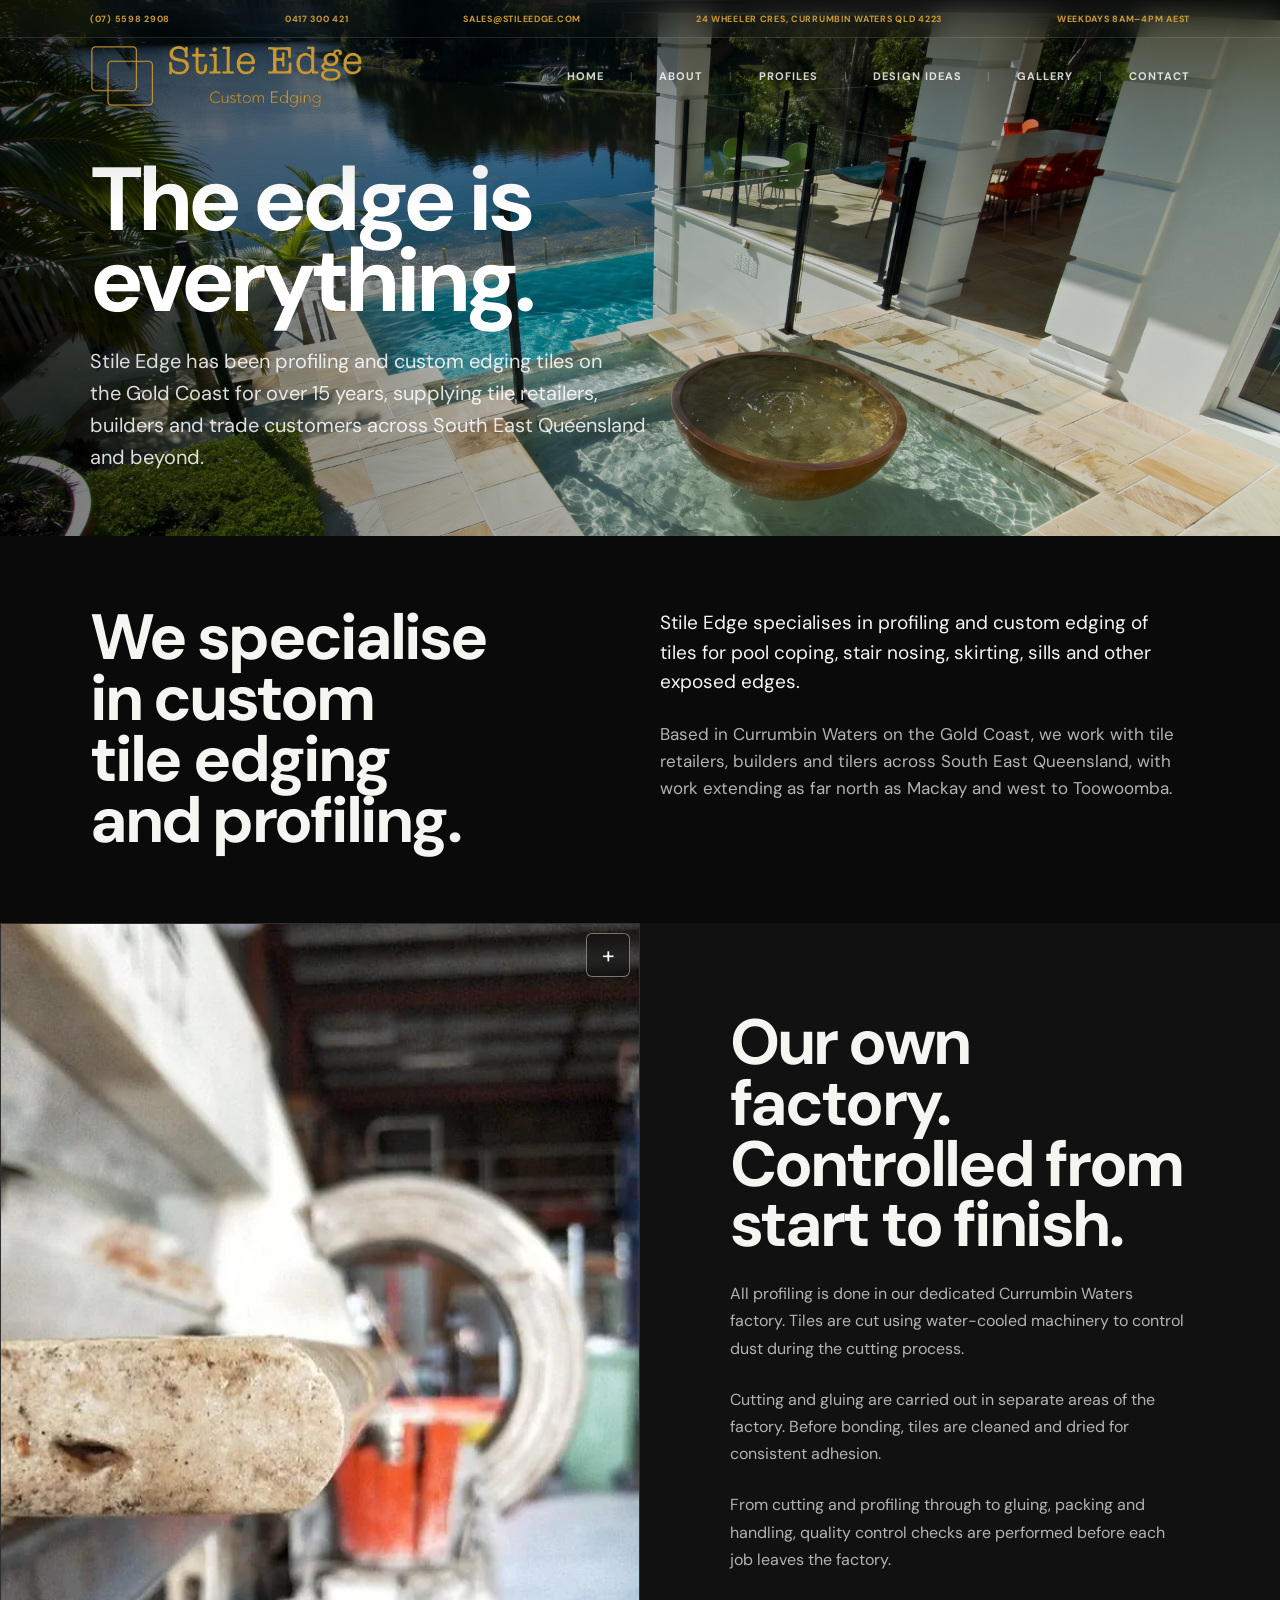
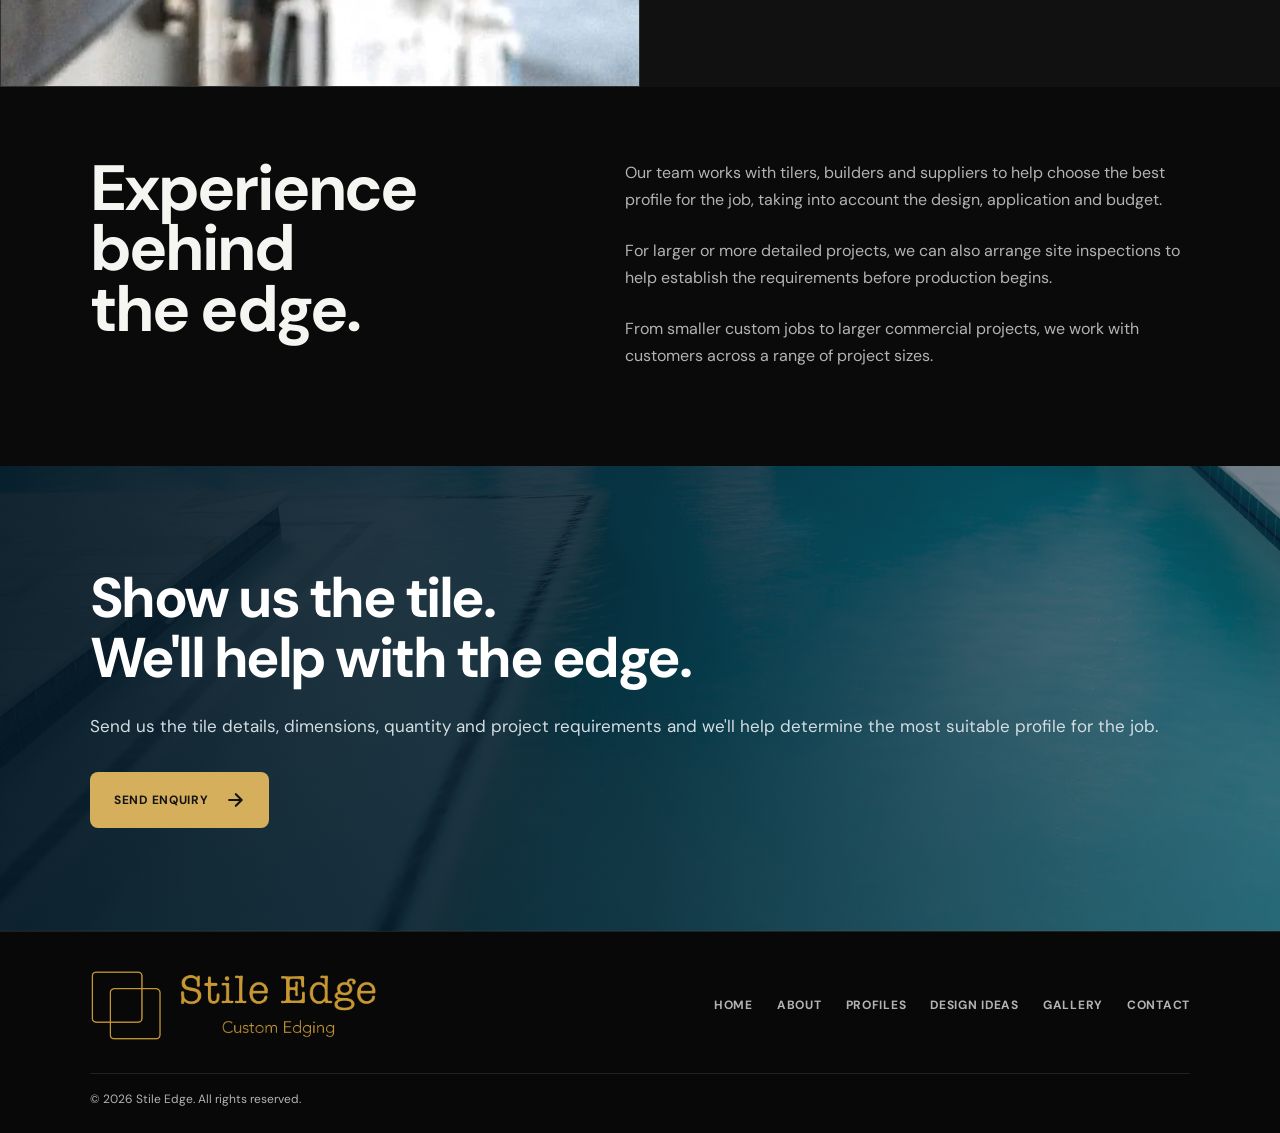
<file: about.html>
<!DOCTYPE html>
<html lang="en">
<head>
    <!-- =========================
         1. HEAD / METADATA
    ========================== -->
    <meta charset="UTF-8">
    <meta name="viewport" content="width=device-width, initial-scale=1.0">
    <title>About Stile Edge | Custom Tile Edging Gold Coast</title>
    <meta name="description" content="Stile Edge is a Gold Coast tile profiling and edging specialist with over 15 years of experience, supplying custom tile edges for pool coping, stairs, aprons and more.">
    <meta property="og:title" content="About Stile Edge | Custom Tile Edging">
    <meta property="og:description" content="Gold Coast based specialists in custom tile edging and profiling.">
    <meta property="og:image" content="https://stileedge.com/images/og-image.jpg">
    <meta property="og:url" content="https://stileedge.com/about.html">
    <meta property="og:type" content="website">
    <!-- Large social preview for X and compatible platforms -->
    <meta name="twitter:card" content="summary_large_image">
    <meta property="og:image:alt" content="Stile Edge custom tile edging and profiling">
    <!-- Preload the above-the-fold heading font -->
    <link
        rel="preload"
        href="fonts/dm-sans-v17-latin-700.woff2"
        as="font"
        type="font/woff2"
        crossorigin
    >
    <link rel="stylesheet" href="style.css">
    <!-- Favicons -->
    <link rel="icon" type="image/x-icon" href="images/favicon.ico">
    <link rel="icon" type="image/png" sizes="32x32" href="images/favicon.png">
    <link rel="apple-touch-icon" sizes="180x180" href="images/apple-touch-icon.png">
    <link rel="canonical" href="https://stileedge.com/about.html">
    <script type="application/ld+json">
            {
            "@context": "https://schema.org",
            "@type": "LocalBusiness",
            "@id": "https://stileedge.com/#business",
            "name": "Stile Edge",
            "image": "https://stileedge.com/images/logo.webp",
            "telephone": "+61-7-5598-2908",
            "email": "sales@stileedge.com",
            "address": {
                "@type": "PostalAddress",
                "streetAddress": "24 Wheeler Crescent",
                "addressLocality": "Currumbin Waters",
                "addressRegion": "QLD",
                "postalCode": "4223",
                "addressCountry": "AU"
            },
            "areaServed": [
                {
                    "@type": "City",
                    "name": "Gold Coast"
                },
                {
                    "@type": "AdministrativeArea",
                    "name": "South East Queensland"
                }
            ],
            "geo": {
                "@type": "GeoCoordinates",
                "latitude": -28.148675,
                "longitude": 153.473419
            },
            "url": "https://stileedge.com",
            "openingHoursSpecification": {
              "@type": "OpeningHoursSpecification",
              "dayOfWeek": [
                "Monday",
                "Tuesday",
                "Wednesday",
                "Thursday",
                "Friday"
              ],
              "opens": "08:00",
              "closes": "16:00"
            }
        }
    </script>
</head>
<body>
    <a class="skip-link" href="#main-content">Skip to main content</a>
    <!-- =========================
         2.1 HEADER - TOP BAR
    ========================== -->
    <div class="top-bar">
        <div class="top-bar-inner">
            <a
                href="tel:0755982908"
                class="top-bar-office"
            >
                (07) 5598 2908
            </a>
            <a
                href="tel:0417300421"
                class="top-bar-mobile"
            >
                0417 300 421
            </a>
            <a
                href="mailto:sales@stileedge.com"
                class="top-bar-email"
            >
                sales@stileedge.com
            </a>
            <a
                href="https://www.google.com/maps/search/?api=1&query=24+Wheeler+Crescent%2C+Currumbin+Waters+QLD+4223"
                class="top-bar-address"
                target="_blank"
                rel="noopener noreferrer"
            >
                24 Wheeler Cres, Currumbin Waters Qld 4223
            </a>
            <a
                href="contact.html#contact-details"
                class="top-bar-hours"
            >
                Weekdays 8am–4pm AEST
            </a>
        </div>
    </div>
    <!-- =========================
         2.2 HEADER - MAIN HEADER / NAVIGATION
    ========================== -->
    <header class="site-header">
        <div class="header-inner">
            <a href="index.html" class="site-logo" aria-label="Stile Edge home">
                <img class="site-logo-mark"
                     src="images/logo.webp"
                     alt=""
                     width="1020"
                     height="1002">
                
                <img class="site-logo-wordmark"
                     src="images/logotext.webp"
                     alt=""
                     width="1122"
                     height="363">
            </a>
            <nav class="desktop-nav" aria-label="Primary navigation">
                <a href="index.html">Home</a>
                <a href="about.html" aria-current="page">About</a>
                <a href="profiles.html">Profiles</a>
                <a href="designideas.html">Design Ideas</a>
                <a href="gallery.html">Gallery</a>
                <a href="contact.html">Contact</a>
            </nav>
            <button class="menu-button" type="button" aria-label="Open navigation" aria-expanded="false" aria-controls="mobile-menu">
                <span></span>
                <span></span>
            </button>
        </div>
        <nav id="mobile-menu" class="mobile-menu" aria-label="Mobile navigation">
            <a href="index.html">Home</a>
            <a href="about.html" aria-current="page">About</a>
            <a href="profiles.html">Profiles</a>
            <a href="designideas.html">Design Ideas</a>
            <a href="gallery.html">Gallery</a>
            <a href="contact.html">Contact</a>
        </nav>
    </header>
    <!-- =========================
         3. MAIN CONTENT
    ========================== -->
    <main id="main-content">
        <!-- =========================
             3.1 MAIN - HERO
        ========================== -->
        <section class="about-hero">
            <img src="images/heroabout.webp" alt="Custom tile edging by Stile Edge" class="about-hero-image" width="1920" height="750" fetchpriority="high" decoding="async">
            <div class="about-hero-overlay"></div>
            <div class="about-hero-content">
                <h1>
                    The edge is
                    <span>everything.</span>
                </h1>
                <p class="about-hero-text">
                    Stile Edge has been profiling and custom edging tiles on the Gold Coast for over 15 years, supplying tile retailers, builders and trade customers across South East Queensland and beyond.
                </p>
            </div>
        </section>
        <!-- =========================
            3.2 MAIN - INTRODUCTION
        ========================== -->
        <section class="about-introduction section">
            <div class="container">
                <div class="about-introduction-grid">
                    <div class="about-introduction-heading">
                        <h2>
                            We specialise in custom tile edging and profiling.
                        </h2>
                    </div>
                    <div class="about-introduction-copy">
                        <p class="about-lead">
                            Stile Edge specialises in profiling and custom edging of tiles for pool coping, stair nosing, skirting, sills and other exposed edges.
                        </p>
                        <p>Based in Currumbin Waters on the Gold Coast, we work with tile retailers, builders and tilers across South East Queensland, with work extending as far north as Mackay and west to Toowoomba. </p>
                    </div>
                </div>
            </div>
        </section>
        <!-- =========================
             3.3 MAIN - FACTORY / PROCESS
        ========================== -->
        <section class="about-statement">
            <div class="about-statement-image">
                <article class="project-card about-project-card">
                    <button
                        type="button"
                        class="service-gallery-expand project-card-toggle"
                        aria-label="Show Full Bullnose profile used in this image"
                        aria-expanded="false"
                    >
                        +
                    </button>
                    <div class="project-card-inner">
                        <div class="project-card-front">
                            <img
                                src="images/workshop1.webp"
                                alt="Full Bullnose tile edging"
                                width="1400"
                                height="1050"
                                loading="lazy"
                                decoding="async"
                            >
                        </div>
                        <div class="project-card-back" inert>
                            <div class="project-back-content">
                                <div class="mini-profile-full">
                                    <div class="mini-profile-image">
                                        <img
                                            src="images/fullbullnose.webp"
                                            alt="Full Bullnose tile edge profile"
                                            width="915"
                                            height="571"
                                            loading="lazy"
                                        >
                                    </div>
                                    <div class="mini-profile-info">
                                        <strong>Full Bullnose</strong>
                                    
                                        <a
                                            href="profiles.html#full-bullnose"
                                            class="text-link"
                                        >
                                            Explore Full Bullnose
                                            <span aria-hidden="true">↗</span>
                                        </a>
                                    </div>
                                </div>
                            </div>
                        </div>
                    </div>
                </article>
            </div>
            <div class="about-statement-content">
                <h2>Our own factory.<br>
                    Controlled from start to finish.
                </h2>
                <p>All profiling is done in our dedicated Currumbin Waters factory. Tiles are cut using water-cooled machinery to control dust during the cutting process.</p>
                <p>Cutting and gluing are carried out in separate areas of the factory. Before bonding, tiles are cleaned and dried for consistent adhesion.</p>
                <p>From cutting and profiling through to gluing, packing and handling, quality control checks are performed before each job leaves the factory.</p>
            </div>
        </section>
        <!-- =========================
             3.4 MAIN - EXPERIENCE / SERVICE
        ========================== -->
        <section class="about-service section">
            <div class="container">
                <div class="about-service-grid">
                    <div>
                        <h2>Experience behind the edge.</h2>
                    </div>
                    <div class="about-service-copy">
                        <p>
                            Our team works with tilers, builders and suppliers to help choose the best profile for the job, taking into account the design, application and budget.
                        </p>
                        <p>
                            For larger or more detailed projects, we can also arrange site inspections to help establish the requirements before production begins.
                        </p>
                        <p>
                            From smaller custom jobs to larger commercial projects, we work with customers across a range of project sizes.
                        </p>
                    </div>
                </div>
            </div>
        </section>
        <!-- =========================
             3.5 MAIN - CONTACT CTA
        ========================== -->
        <section class="about-cta">
            <div class="about-cta-inner">
                <h2>
                    Show us the tile.
                    <span>We'll help with the edge.</span>
                </h2>
                <p>
                    Send us the tile details, dimensions, quantity and project requirements and we'll help determine the most suitable profile for the job.
                </p>
                <div class="about-cta-actions">
                    <a href="contact.html#contact-form" class="button button-primary">
                        <span class="button-label">Send Enquiry</span>
                        <span class="button-arrow" aria-hidden="true">
                            <svg viewBox="0 0 24 24" aria-hidden="true" focusable="false">
                                <path d="M5 12h14M13 5l7 7-7 7" />
                            </svg>
                        </span>
                    </a>
                </div>
            </div>
        </section>
    </main>
    <!-- =========================
         4. FOOTER
    ========================== -->
    <footer class="site-footer">
        <div class="footer-inner">
            <a
                href="index.html"
                class="footer-brand"
                aria-label="Stile Edge home"
            >
                <img
                    class="footer-mark"
                    src="images/logo.webp"
                    alt=""
                    width="1020"
                    height="1002"
                    loading="lazy"
                >
                <img
                    class="footer-wordmark"
                    src="images/logotext.webp"
                    alt=""
                    width="1122"
                    height="363"
                    loading="lazy"
                >
            </a>
            <nav
                class="footer-links"
                aria-label="Footer navigation"
            >
                <a href="index.html">Home</a>
                <a href="about.html">About</a>
                <a href="profiles.html">Profiles</a>
                <a href="designideas.html">Design Ideas</a>
                <a href="gallery.html">Gallery</a>
                <a href="contact.html">Contact</a>
            </nav>
        </div>
        <div class="footer-bottom">
            <p class="copyright">
                © 2026 Stile Edge. All rights reserved.
            </p>
        </div>
    </footer>
    <!-- =========================
         5. JAVASCRIPT
    ========================== -->
    <script src="script.js"></script>
</body>
</html>
</file>
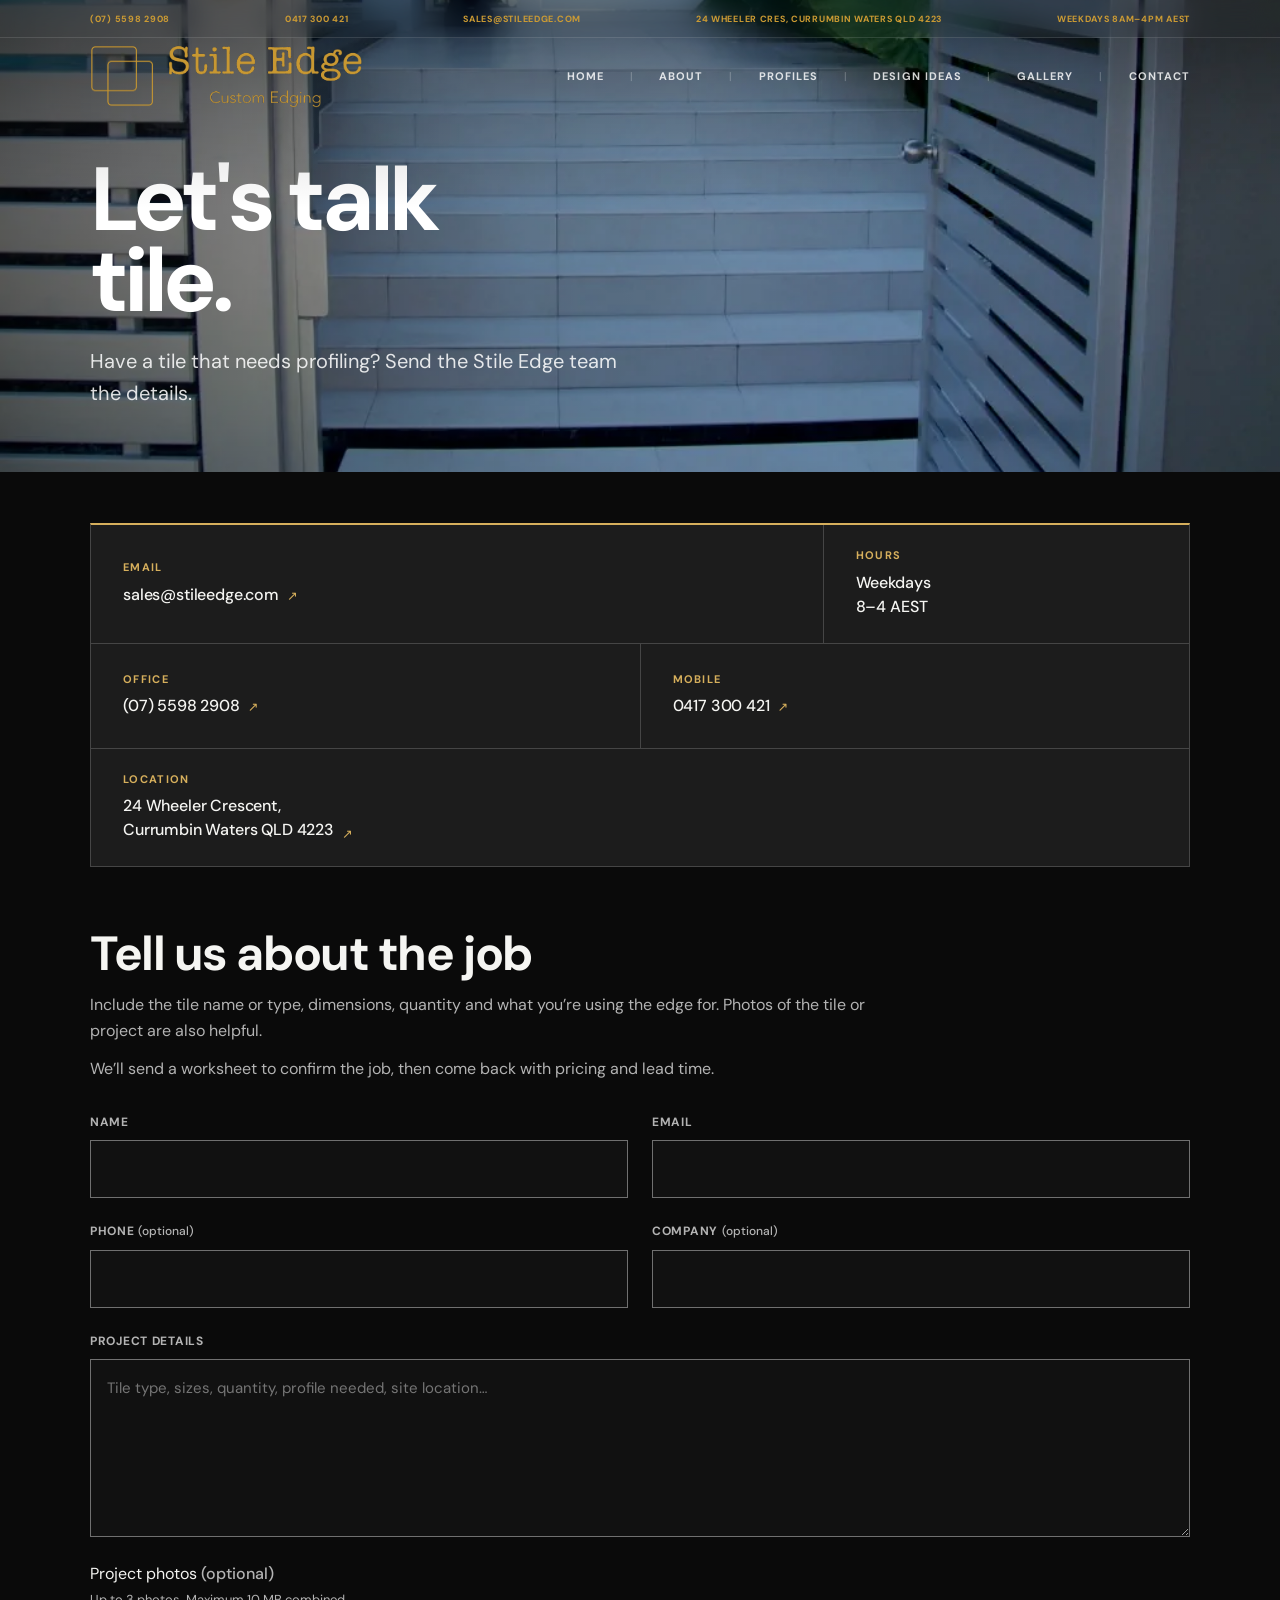
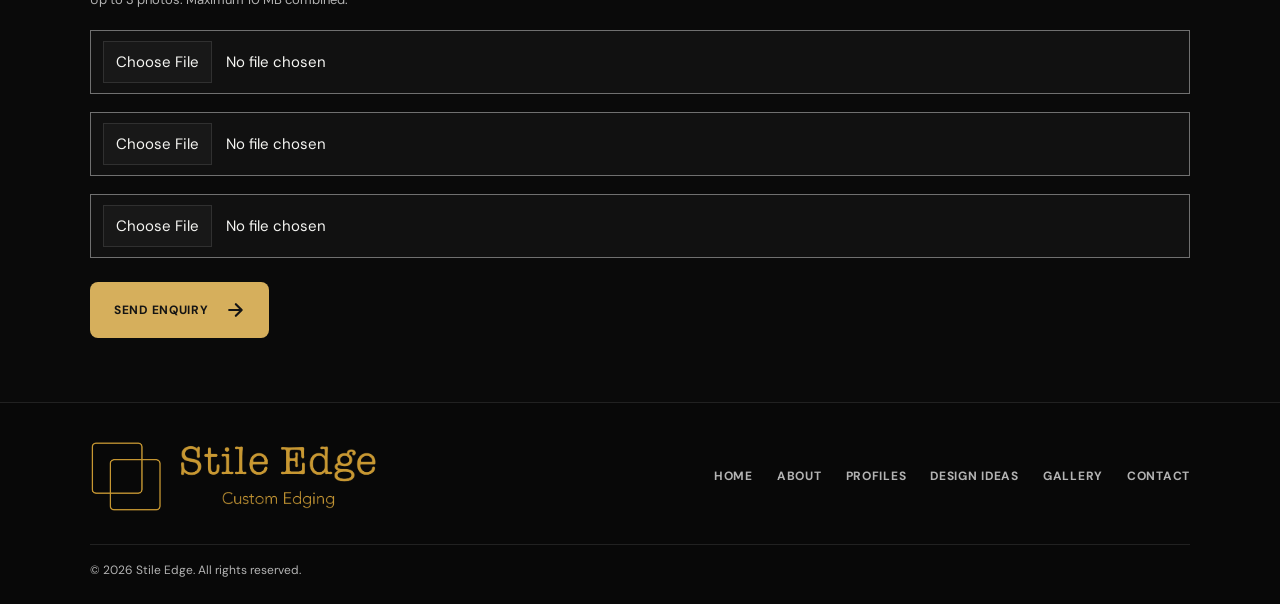
<file: contact.html>
<!DOCTYPE html>
<html lang="en">
<head>
    <!-- =========================
         1. HEAD / METADATA
    ========================== -->
    <meta charset="UTF-8">
    <meta name="viewport" content="width=device-width, initial-scale=1.0">
    <!-- SEO Metadata -->
    <title>Contact Stile Edge | Custom Tile Edging Queensland</title>
    <meta
        name="description"
        content="Contact Stile Edge for custom tile edging, pool coping, stair nosing, aprons and architectural tile profiling across Queensland."
    >
    <meta
        property="og:title"
        content="Contact Stile Edge | Custom Tile Edging"
    >
    <meta
        property="og:description"
        content="Contact Stile Edge about custom tile profiling, pool coping, stair nosing, aprons and architectural tile finishes."
    >
    <meta
        property="og:image"
        content="https://stileedge.com/images/og-image.jpg"
    >
    <meta
        property="og:url"
        content="https://stileedge.com/contact.html"
    >
    <meta property="og:type" content="website">
    <!-- Large social preview for X and compatible platforms -->
    <meta name="twitter:card" content="summary_large_image">
    <meta property="og:image:alt" content="Stile Edge custom tile edging and profiling">
    <!-- Styles -->
    <!-- Preload the above-the-fold heading font -->
    <link
        rel="preload"
        href="fonts/dm-sans-v17-latin-700.woff2"
        as="font"
        type="font/woff2"
        crossorigin
    >
    <link rel="stylesheet" href="style.css">
    <!-- Favicon -->
    <link rel="icon" type="image/x-icon" href="images/favicon.ico">
    <link rel="icon" type="image/png" sizes="32x32" href="images/favicon.png">
    <link rel="apple-touch-icon" sizes="180x180" href="images/apple-touch-icon.png">
    <!-- Canonical URL -->
    <link
        rel="canonical"
        href="https://stileedge.com/contact.html"
    >
    <script type="application/ld+json">
        {
        "@context": "https://schema.org",
        "@type": "LocalBusiness",
        "@id": "https://stileedge.com/#business",
        "name": "Stile Edge",
        "description": "Custom tile edging and profiling on the Gold Coast for pool coping, stairs, skirting, borders and architectural finishes.",
        "logo": "https://stileedge.com/images/logo.webp",
        "image": "https://stileedge.com/images/logo.webp",
        "telephone": "+61-7-5598-2908",
        "email": "sales@stileedge.com",
        "address": {
            "@type": "PostalAddress",
            "streetAddress": "24 Wheeler Crescent",
            "addressLocality": "Currumbin Waters",
            "addressRegion": "QLD",
            "postalCode": "4223",
            "addressCountry": "AU"
        },
        "areaServed": [
            {
                "@type": "City",
                "name": "Gold Coast"
            },
            {
                "@type": "AdministrativeArea",
                "name": "South East Queensland"
            }
        ],
        "geo": {
            "@type": "GeoCoordinates",
            "latitude": -28.148675,
            "longitude": 153.473419
        },
        "url": "https://stileedge.com",
        "openingHoursSpecification": {
          "@type": "OpeningHoursSpecification",
          "dayOfWeek": [
            "Monday",
            "Tuesday",
            "Wednesday",
            "Thursday",
            "Friday"
          ],
          "opens": "08:00",
          "closes": "16:00"
        },
        "hasOfferCatalog": {
          "@type": "OfferCatalog",
          "name": "Custom Tile Edging Services",
          "itemListElement": [
            {
              "@type": "Offer",
              "itemOffered": {
                "@type": "Service",
                "name": "Pool Coping Profiles",
                "description": "Half bullnose, full bullnose and flat edge bevel profiles for pool surrounds.",
                "url": "https://stileedge.com/designideas.html#pool-coping"
              }
            },
            {
              "@type": "Offer",
              "itemOffered": {
                "@type": "Service",
                "name": "Stair Nosing and Step Tread Grooves",
                "description": "Custom stair nosing and tread grooves cut directly into tiles.",
                "url": "https://stileedge.com/designideas.html#stairs-step-treads"
              }
            },
            {
              "@type": "Offer",
              "itemOffered": {
                "@type": "Service",
                "name": "Skirting and Borders",
                "description": "Custom profiled tile edges for skirting and decorative borders.",
                "url": "https://stileedge.com/designideas.html#skirting-borders"
              }
            },
            {
              "@type": "Offer",
              "itemOffered": {
                "@type": "Service",
                "name": "Architectural Aprons and Edges",
                "description": "Mitred and laminated apron profiles for deeper finished tile edges.",
                "url": "https://stileedge.com/designideas.html#architectural-edges"
              }
            },
            {
              "@type": "Offer",
              "itemOffered": {
                "@type": "Service",
                "name": "Custom Tile Profiling",
                "description": "Custom tile edge profiles manufactured to suit specific project requirements.",
                "url": "https://stileedge.com/profiles.html#custom-profiles"
              }
            }
          ]
        }

        }
    </script>
</head>
<body>
    <a class="skip-link" href="#main-content">Skip to main content</a>
    <!-- =========================
         2.1 HEADER - TOP BAR
    ========================== -->
    <div class="top-bar">
        <div class="top-bar-inner">
            <a
                href="tel:0755982908"
                class="top-bar-office"
            >
                (07) 5598 2908
            </a>
            <a
                href="tel:0417300421"
                class="top-bar-mobile"
            >
                0417 300 421
            </a>
            <a
                href="mailto:sales@stileedge.com"
                class="top-bar-email"
            >
                sales@stileedge.com
            </a>
            <a
                href="https://www.google.com/maps/search/?api=1&query=24+Wheeler+Crescent%2C+Currumbin+Waters+QLD+4223"
                class="top-bar-address"
                target="_blank"
                rel="noopener noreferrer"
            >
                24 Wheeler Cres, Currumbin Waters Qld 4223
            </a>
            <a
                href="contact.html#contact-details"
                class="top-bar-hours"
            >
                Weekdays 8am–4pm AEST
            </a>
        </div>
    </div>

    <!-- =========================
         2.2 HEADER - MAIN HEADER / NAVIGATION
    ========================== -->

    <header class="site-header">
        <div class="header-inner">
            <a href="index.html" class="site-logo" aria-label="Stile Edge home">    
                <img class="site-logo-mark"
                     src="images/logo.webp"
                     alt=""
                     width="1020"
                     height="1002">
                <img class="site-logo-wordmark"
                     src="images/logotext.webp"
                     alt=""
                     width="1122"
                     height="363">
            </a>
            <nav class="desktop-nav" aria-label="Primary navigation">
                <a href="index.html">Home</a>
                <a href="about.html">About</a>
                <a href="profiles.html">Profiles</a>
                <a href="designideas.html">Design Ideas</a>
                <a href="gallery.html">Gallery</a>
                <a href="contact.html" aria-current="page">Contact</a>
            </nav>
            <button
                class="menu-button"
                type="button"
                aria-label="Open navigation"
                aria-expanded="false"
                aria-controls="mobile-menu"
            >
                <span></span>
                <span></span>
            </button>
        </div>

        <nav id="mobile-menu" class="mobile-menu" aria-label="Mobile navigation">
            <a href="index.html">Home</a>
            <a href="about.html">About</a>
            <a href="profiles.html">Profiles</a>
            <a href="designideas.html">Design Ideas</a>
            <a href="gallery.html">Gallery</a>
            <a href="contact.html" aria-current="page">Contact</a>
        </nav>
    </header>
    <!-- =========================
         3. MAIN CONTENT
    ========================== -->
    <main id="main-content">
        <!-- =========================
             3.1 MAIN - HERO
        ========================== -->
        <section class="about-hero about-hero--short">
            <img
                src="images/herocontact.webp"
                alt="Contact Stile Edge for custom tile edging"
                class="about-hero-image"
                width="1015"
                height="507"
                fetchpriority="high"
                decoding="async"
            >
            <div class="about-hero-overlay"></div>
            <div class="about-hero-content">
                <h1>
                    Let's talk
                    <span>tile.</span>
                </h1>
                <p class="about-hero-text">
                    Have a tile that needs profiling? Send the Stile Edge team the details.
                </p>
            </div>
        </section>

        <!-- =========================
             3.2 MAIN - CONTACT DETAILS
        ========================== -->
        <section
            id="contact-details"
            class="contact-page"
        >
            <div class="container">
                <div class="contact-page-details">
                    <div class="contact-detail">
                        <p class="contact-detail-label">EMAIL</p>
                        <a
                            href="mailto:sales@stileedge.com"
                            class="contact-detail-link"
                        >
                            sales@stileedge.com
                            <span class="contact-detail-arrow" aria-hidden="true">↗</span>
                        </a>
                    </div>
                    <div class="contact-detail">
                        
                    <p class="contact-detail-label">HOURS</p>
                    <p class="contact-detail-hours">
                        <span>Weekdays</span>
                        <span>8–4 AEST</span>
                    </p>

                    </div>
                    <div class="contact-detail">
                        <p class="contact-detail-label">OFFICE</p>
                        <a
                            href="tel:0755982908"
                            class="contact-detail-link"
                        >
                            (07) 5598 2908
                            <span class="contact-detail-arrow" aria-hidden="true">↗</span>
                        </a>
                    </div>
                    <div class="contact-detail">
                        <p class="contact-detail-label">MOBILE</p>
                        <a
                            href="tel:0417300421"
                            class="contact-detail-link"
                        >
                            0417 300 421
                            <span class="contact-detail-arrow" aria-hidden="true">↗</span>
                        </a>
                    </div>
                    <div class="contact-detail">
                        <p class="contact-detail-label">LOCATION</p>
                        <a
                            href="https://www.google.com/maps/search/?api=1&query=24+Wheeler+Crescent%2C+Currumbin+Waters+QLD+4223"
                            class="contact-detail-link"
                            target="_blank"
                            rel="noopener noreferrer"
                        >
                            
                        <span class="contact-address">
                            <span>24 Wheeler Crescent,</span>
                            <span>Currumbin Waters QLD 4223</span>
                        </span>
                        <span class="contact-detail-arrow" aria-hidden="true">↗</span>

                        </a>
                    </div>
                    
                </div>
            </div>
        </section>
        <!-- =========================
             3.3 MAIN - CONTACT FORM
        ========================== -->
        <section class="contact-form-section">
            <div class="container">
                <div class="contact-form-intro">
                    <h2>Tell us about the job</h2>
                    <p class="contact-form-lead">
                        Include the tile name or type, dimensions, quantity and what you’re using the edge for.
                        Photos of the tile or project are also helpful.
                    </p>
                    <p class="contact-form-lead">
                        We’ll send a worksheet to confirm the job, then come back with pricing and lead time.
                    </p>
                </div>
                <form
                    class="contact-form"
                    id="contact-form"
                    action="https://formsubmit.co/d3a8f0651fe43f6f67ae623a47a14510"
                    method="POST"
                    enctype="multipart/form-data"
                >
                    <div class="form-grid">
                        <div class="form-field">
                            <label for="name">Name</label>
                            <input type="text" id="name" name="name" required autocomplete="name">
                        </div>
                        <div class="form-field">
                            <label for="email">Email</label>
                            <input type="email" id="email" name="email" required autocomplete="email">
                        </div>
                        <div class="form-field">
                            <label for="phone">Phone <span class="optional">(optional)</span></label>
                            <input type="tel" id="phone" name="phone" autocomplete="tel">
                        </div>
                        <div class="form-field">
                            <label for="company">Company <span class="optional">(optional)</span></label>
                            <input type="text" id="company" name="company" autocomplete="organization">
                        </div>
                        <div class="form-field form-field--full">
                            <label for="message">Project details</label>
                            <textarea
                                id="message"
                                name="message"
                                rows="6"
                                required
                                placeholder="Tile type, sizes, quantity, profile needed, site location…"
                            ></textarea>
                        </div>
                        <div class="form-field form-field--full form-field--uploads">
                            <p class="form-upload-heading">
                                Project photos
                                <span class="optional">(optional)</span>
                            </p>
                            <p class="form-field-help">
                                Up to 3 photos. Maximum 10 MB combined.
                            </p>
                            <input
                                type="file"
                                id="photo-1"
                                name="attachment-1"
                                accept="image/jpeg,image/png,image/webp"
                                aria-label="Project photo 1"
                            >
                            <input
                                type="file"
                                id="photo-2"
                                name="attachment-2"
                                accept="image/jpeg,image/png,image/webp"
                                aria-label="Project photo 2"
                            >
                            <input
                                type="file"
                                id="photo-3"
                                name="attachment-3"
                                accept="image/jpeg,image/png,image/webp"
                                aria-label="Project photo 3"
                            >
                        </div>
                    </div>
                    <input
                        type="hidden"
                        name="_subject"
                        value="New Stile Edge website enquiry"
                    >
                    <input
                        type="hidden"
                        name="_template"
                        value="table"
                    >
                    <input
                        type="hidden"
                        name="_next" 
                        value="https://stileedge.com/contact.html?sent=1#contact-form"
                    >
                    <input
                        type="text"
                        name="_honey"
                        autocomplete="off"
                        hidden
                    >
                    <button
                        type="submit"
                        class="button button-primary contact-form-submit"
                    >
                        <span class="button-label">
                            Send Enquiry
                        </span>
                    
                        <span class="button-arrow" aria-hidden="true">
                            <svg viewBox="0 0 24 24" focusable="false">
                                <path d="M5 12h14M13 5l7 7-7 7" />
                            </svg>
                        </span>
                    </button>
                    <p class="form-status" id="form-status" role="status" aria-live="polite" hidden></p>
                </form>
            </div>
        </section>
    </main>
    <!-- =========================
         4. FOOTER
    ========================== -->
    <footer class="site-footer">
        <div class="footer-inner">
            <a
                href="index.html"
                class="footer-brand"
                aria-label="Stile Edge home"
            >             
                <img
                    class="footer-mark"
                    src="images/logo.webp"
                    alt=""
                    width="1020"
                    height="1002"
                    loading="lazy"
                >
                <img
                    class="footer-wordmark"
                    src="images/logotext.webp"
                    alt=""
                    width="1122"
                    height="363"
                    loading="lazy"
                >
            </a>
            <nav
                class="footer-links"
                aria-label="Footer navigation"
            >
                <a href="index.html">Home</a>
                <a href="about.html">About</a>
                <a href="profiles.html">Profiles</a>
                <a href="designideas.html">Design Ideas</a>
                <a href="gallery.html">Gallery</a>
                <a href="contact.html">Contact</a>
            </nav>
        </div>
        <div class="footer-bottom">
            <p class="copyright">
                © 2026 Stile Edge. All rights reserved.
            </p>
        </div>
    </footer>
    <!-- =========================
         5. JAVASCRIPT
    ========================== -->
    <script src="script.js"></script>
</body>

</html>
</file>
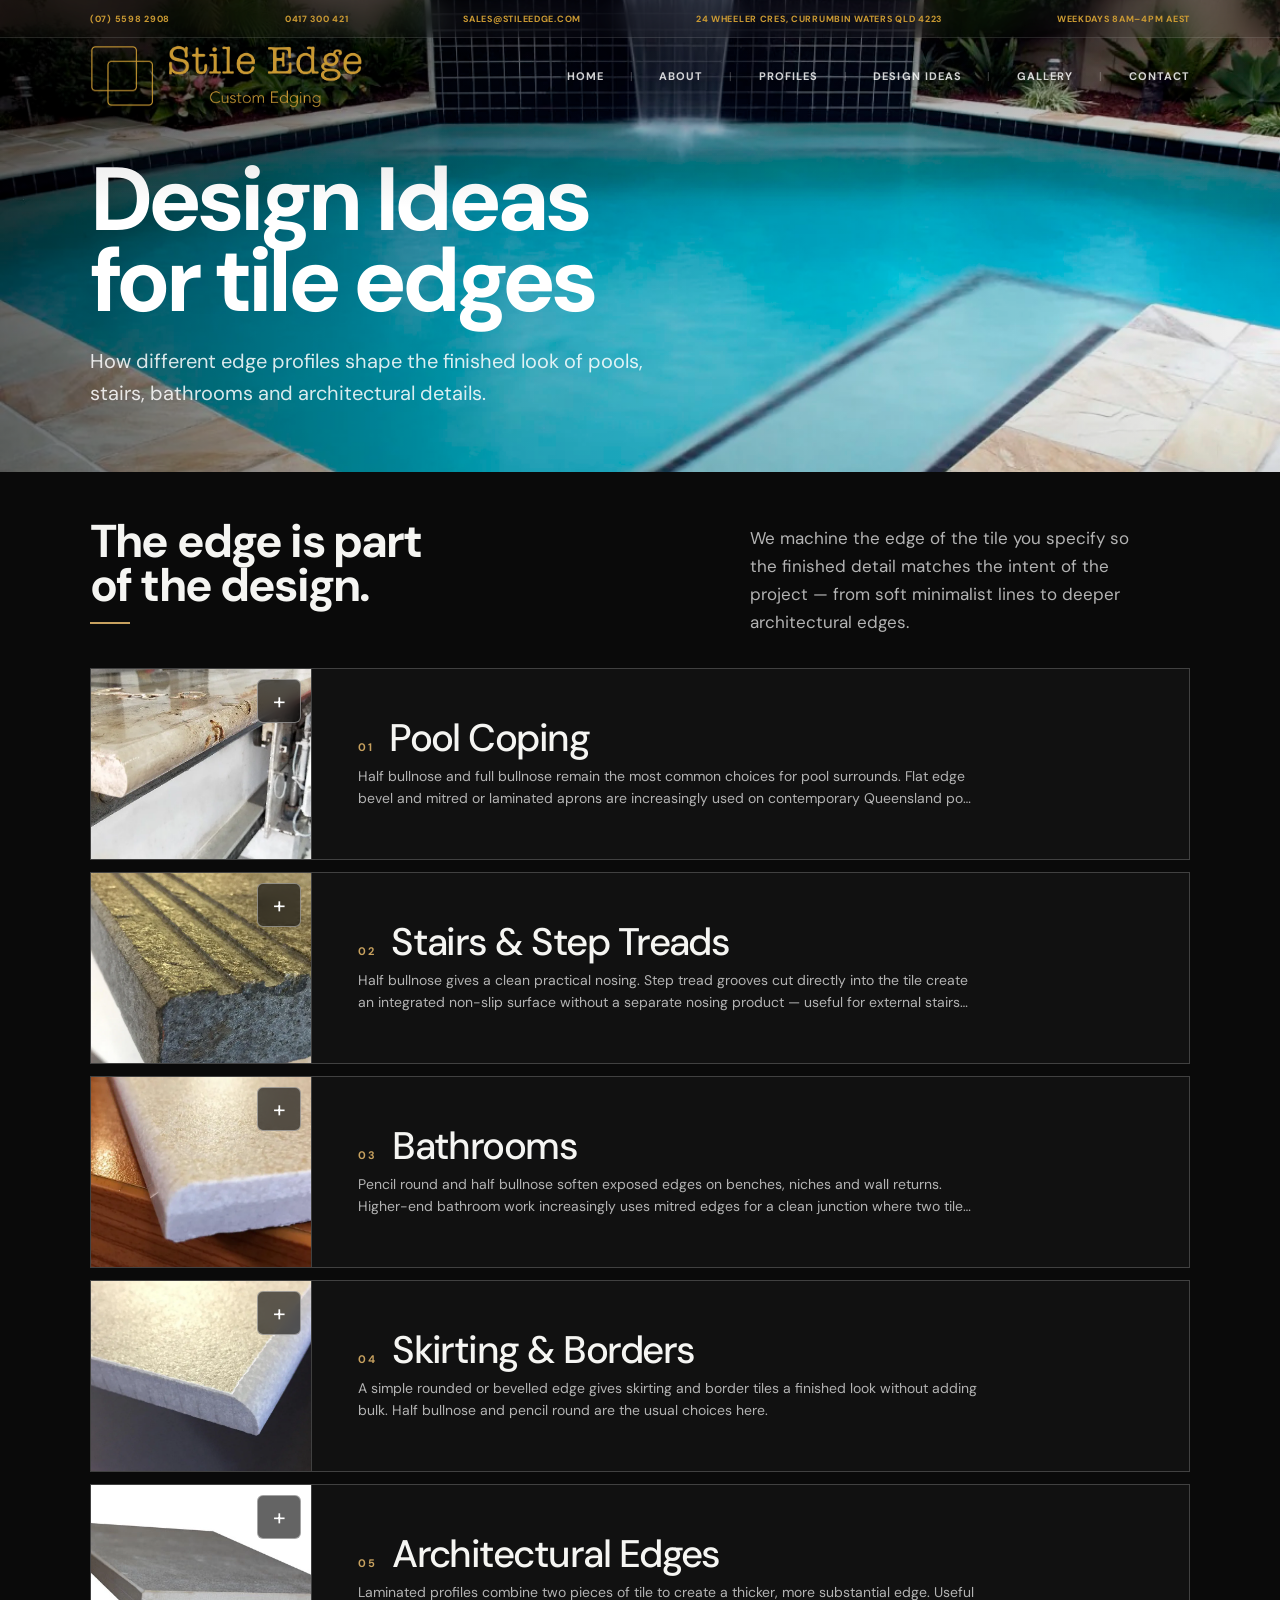
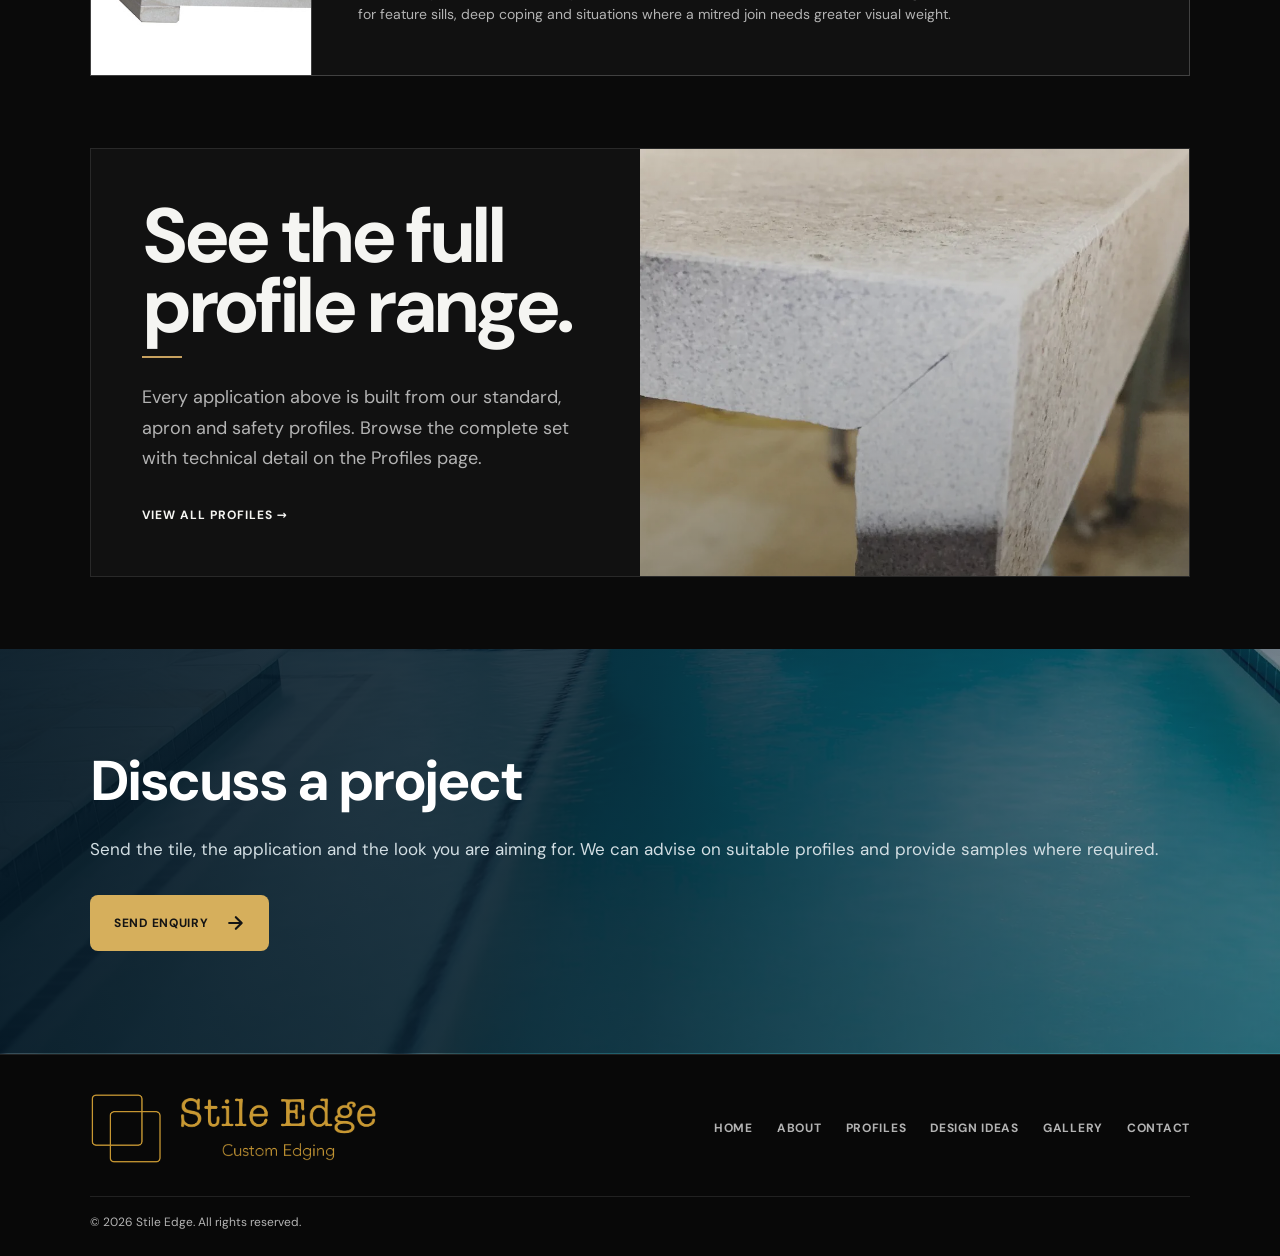
<file: designideas.html>
<!DOCTYPE html>
<html lang="en">
<head>
    <!-- =========================
         1. HEAD / METADATA
    ========================== -->
    <meta charset="UTF-8">
    <meta name="viewport" content="width=device-width, initial-scale=1.0">
    <title>Design Ideas for Tile Edging | Stile Edge Gold Coast</title>
    <meta name="description" content="Design ideas for custom tile edging. Pool coping, stair nosing, skirting and architectural edges for designers and architects. Gold Coast, Queensland.">
    <meta property="og:title" content="Stile Edge | Design Ideas for Tile Edging">
    <meta property="og:description" content="Custom edge profiles for pools, stairs and architectural finishes. Design flexibility for architects and interior designers.">
    <meta property="og:image" content="https://stileedge.com/images/og-image.jpg">
    <meta property="og:url" content="https://stileedge.com/designideas.html">
    <meta property="og:type" content="website">
    <!-- Large social preview for X and compatible platforms -->
    <meta name="twitter:card" content="summary_large_image">
    <meta property="og:image:alt" content="Stile Edge custom tile edging and profiling">
    <!-- Preload the above-the-fold heading font -->
    <link
        rel="preload"
        href="fonts/dm-sans-v17-latin-700.woff2"
        as="font"
        type="font/woff2"
        crossorigin
    >
    <link rel="stylesheet" href="style.css">
    <link rel="icon" type="image/x-icon" href="images/favicon.ico">
    <link rel="icon" type="image/png" sizes="32x32" href="images/favicon.png">
    <link rel="apple-touch-icon" sizes="180x180" href="images/apple-touch-icon.png">
    <link rel="canonical" href="https://stileedge.com/designideas.html">
    <script type="application/ld+json">
        {
            "@context": "https://schema.org",
            "@type": "LocalBusiness",
            "@id": "https://stileedge.com/#business",
            "name": "Stile Edge",
            "image": "https://stileedge.com/images/logo.webp",
            "telephone": "+61-7-5598-2908",
            "email": "sales@stileedge.com",
            "address": {
                "@type": "PostalAddress",
                "streetAddress": "24 Wheeler Crescent",
                "addressLocality": "Currumbin Waters",
                "addressRegion": "QLD",
                "postalCode": "4223",
                "addressCountry": "AU"
            },
            "areaServed": [
                    {
                        "@type": "City",
                        "name": "Gold Coast"
                    },
                    {
                        "@type": "AdministrativeArea",
                        "name": "South East Queensland"
                    }
                ],
            "geo": {
                "@type": "GeoCoordinates",
                "latitude": -28.148675,
                "longitude": 153.473419
            },
            "url": "https://stileedge.com",
            "openingHoursSpecification": {
              "@type": "OpeningHoursSpecification",
              "dayOfWeek": [
                "Monday",
                "Tuesday",
                "Wednesday",
                "Thursday",
                "Friday"
              ],
              "opens": "08:00",
              "closes": "16:00"
            }
        }
    </script>
</head>
<body class="services-page-body services-page">
    <a class="skip-link" href="#main-content">Skip to main content</a>
    <!-- ===================================
         2.1 HEADER - TOP BAR 
    ==================================== -->
    <div class="top-bar">
        <div class="top-bar-inner">
            <a
                href="tel:0755982908"
                class="top-bar-office"
            >
                (07) 5598 2908
            </a>
            <a
                href="tel:0417300421"
                class="top-bar-mobile"
            >
                0417 300 421
            </a>
            <a
                href="mailto:sales@stileedge.com"
                class="top-bar-email"
            >
                sales@stileedge.com
            </a>
            <a
                href="https://www.google.com/maps/search/?api=1&query=24+Wheeler+Crescent%2C+Currumbin+Waters+QLD+4223"
                class="top-bar-address"
                target="_blank"
                rel="noopener noreferrer"
            >
                24 Wheeler Cres, Currumbin Waters Qld 4223
            </a>
            <a
                href="contact.html#contact-details"
                class="top-bar-hours"
            >
                Weekdays 8am–4pm AEST
            </a>
        </div>
    </div>
    <!-- =====================================
         2.2 HEADER - MAIN HEADER / NAVIGATION
    ====================================== -->
    <header class="site-header">
        <div class="header-inner">
            <a href="index.html" class="site-logo" aria-label="Stile Edge home">   
                <img class="site-logo-mark"
                     src="images/logo.webp"
                     alt=""
                     width="1020"
                     height="1002">
                <img class="site-logo-wordmark"
                     src="images/logotext.webp"
                     alt=""
                     width="1122"
                     height="363">
            </a>
            <nav class="desktop-nav" aria-label="Primary navigation">
                <a href="index.html">Home</a>
                <a href="about.html">About</a>
                <a href="profiles.html">Profiles</a>
                <a href="designideas.html" aria-current="page">Design Ideas</a>
                <a href="gallery.html">Gallery</a>
                <a href="contact.html">Contact</a>
            </nav>
            <button class="menu-button" type="button" aria-label="Open navigation" aria-expanded="false" aria-controls="mobile-menu">
                <span></span>
                <span></span>
            </button>
        </div>
        <nav id="mobile-menu" class="mobile-menu" aria-label="Mobile navigation">
            <a href="index.html">Home</a>
            <a href="about.html">About</a>
            <a href="profiles.html">Profiles</a>
            <a href="designideas.html" aria-current="page">Design Ideas</a>
            <a href="gallery.html">Gallery</a>
            <a href="contact.html">Contact</a>
        </nav>
    </header>
    <!-- =========================
         3. MAIN CONTENT
    ========================== -->
    <main id="main-content">
        <!-- =========================
             3.1 MAIN - HERO
        ========================== -->
        <section class="about-hero about-hero--short">
            <img
                src="images/hero3.webp"
                alt="Architectural tile edging by Stile Edge"
                class="about-hero-image"
                width="1920"
                height="750"
                fetchpriority="high"
                decoding="async"
            >
            <div class="about-hero-overlay"></div>
            <div class="about-hero-content">
                <h1>
                    Design Ideas
                    <span>for tile edges</span>
                </h1>
                <p class="about-hero-text">
                    How different edge profiles shape the finished look of pools, stairs, bathrooms and architectural details.
                </p>
            </div>
        </section>
    
        <!-- =========================
             3.2 MAIN - INTRO
        ========================== -->
        <section class="profiles section">
            <div class="container">
                <div class="profiles-intro">
                    <div class="profiles-heading">
                        <h2>The edge is part of the design.</h2>
                    </div>
                    <div class="profiles-description">
                        <p>
                            We machine the edge of the tile you specify so the finished detail matches the intent of the project — from soft minimalist lines to deeper architectural edges.
                        </p>
                    </div>
                </div>
            </div>
        </section>

        <!-- =================================================
             3.3.1 MAIN - APPLICATIONS - POOL COPING
        ================================================== -->
        
        <article
            id="pool-coping"
            class="service-detail service-feature--gallery"
            data-service-gallery
        >
            <div class="container service-detail-grid">
        
                <div class="service-detail-main">
        
                    <h2>
                        <span
                            class="service-detail-number"
                            aria-hidden="true"
                        >
                            01
                        </span>
        
                        Pool Coping
                    </h2>
        
                    <p>
                        Half bullnose and full bullnose remain the most common choices for pool surrounds. Flat edge bevel and mitred or laminated aprons are increasingly used on contemporary Queensland pool projects where a cleaner or deeper edge is preferred.
                    </p>
        
                    <div
                        class="scope-items"
                        aria-label="Pool Coping applications"
                    >
                        <a href="profiles.html#half-bullnose">
                            Half Bullnose
                        </a>
                    
                        <a href="profiles.html#full-bullnose">
                            Full Bullnose
                        </a>
                    
                        <a href="profiles.html#mitred-apron">
                            Mitred Apron
                        </a>
                    
                        <a href="profiles.html#flat-edge-bevel">
                            Flat Edge Bevel
                        </a>
                    </div>
        
                </div>
        
                <figure class="service-detail-image service-gallery">
        
                    <div
                        id="design-pool-coping-gallery-track"
                        class="service-gallery-track"
                        data-gallery-track
                        role="region"
                        aria-label="Pool Coping gallery"
                        tabindex="0"
                    >
                        <figure class="service-gallery-slide">
                            <img
                                src="images/fullbullnose.webp"
                                alt="Pool coping tile edging"
                                width="915"
                                height="571"
                                loading="lazy"
                                decoding="async"
                            >
                        </figure>
                    </div>
        
                    <div
                        class="service-gallery-counter"
                        aria-live="polite"
                    >
                        <span data-gallery-current>1</span>
                        /
                        <span data-gallery-total>1</span>
                    </div>
        
                    <button
                        type="button"
                        class="service-gallery-arrow service-gallery-arrow--prev"
                        data-gallery-prev
                        aria-label="Previous Pool Coping photo"
                    >
                        ←
                    </button>
        
                    <button
                        type="button"
                        class="service-gallery-arrow service-gallery-arrow--next"
                        data-gallery-next
                        aria-label="Next Pool Coping photo"
                    >
                        →
                    </button>
        
                </figure>
        
            </div>
        </article>
        
        
        <!-- =================================================
             3.3.2 MAIN - APPLICATIONS - STAIRS & STEP TREADS
        ================================================== -->
        
        <article
            id="stairs-step-treads"
            class="service-detail service-feature--gallery"
            data-service-gallery
        >
            <div class="container service-detail-grid">
        
                <div class="service-detail-main">
        
                    <h2>
                        <span
                            class="service-detail-number"
                            aria-hidden="true"
                        >
                            02
                        </span>
        
                        Stairs &amp; Step Treads
                    </h2>
        
                    <p>
                        Half bullnose gives a clean practical nosing. Step tread grooves cut directly into the tile create an integrated non-slip surface without a separate nosing product — useful for external stairs and wet areas.
                    </p>
        
                    <div
                        class="scope-items"
                        aria-label="Stairs and Step Treads applications"
                    >
                        <a href="profiles.html#half-bullnose">
                            Half Bullnose
                        </a>
                    
                        <a href="profiles.html#step-tread-grooves">
                            Step Tread Grooves
                        </a>
                    
                        <a href="profiles.html#step-tread-grooves">
                            Wet Areas
                        </a>
                    </div>
        
                </div>
        
                <figure class="service-detail-image service-gallery">
        
                    <div
                        id="design-stairs-step-treads-gallery-track"
                        class="service-gallery-track"
                        data-gallery-track
                        role="region"
                        aria-label="Stairs and Step Treads gallery"
                        tabindex="0"
                    >
                        <figure class="service-gallery-slide">
                            <img
                                src="images/steptreadgroove.webp"
                                alt="Step tread grooves for stairs"
                                width="1200"
                                height="750"
                                loading="lazy"
                                decoding="async"
                            >
                        </figure>
                    </div>
        
                    <div
                        class="service-gallery-counter"
                        aria-live="polite"
                    >
                        <span data-gallery-current>1</span>
                        /
                        <span data-gallery-total>1</span>
                    </div>
        
                    <button
                        type="button"
                        class="service-gallery-arrow service-gallery-arrow--prev"
                        data-gallery-prev
                        aria-label="Previous Stairs and Step Treads photo"
                    >
                        ←
                    </button>
        
                    <button
                        type="button"
                        class="service-gallery-arrow service-gallery-arrow--next"
                        data-gallery-next
                        aria-label="Next Stairs and Step Treads photo"
                    >
                        →
                    </button>
        
                </figure>
        
            </div>
        </article>
        
        
        <!-- =================================================
             3.3.3 MAIN - APPLICATIONS - BATHROOMS
        ================================================== -->
        
        <article
            id="bathrooms"
            class="service-detail service-feature--gallery"
            data-service-gallery
        >
            <div class="container service-detail-grid">
        
                <div class="service-detail-main">
        
                    <h2>
                        <span
                            class="service-detail-number"
                            aria-hidden="true"
                        >
                            03
                        </span>
        
                        Bathrooms
                    </h2>
        
                    <p>
                        Pencil round and half bullnose soften exposed edges on benches, niches and wall returns. Higher-end bathroom work increasingly uses mitred edges for a clean junction where two tiled surfaces meet.
                    </p>
        
                    <div
                        class="scope-items"
                        aria-label="Bathroom applications"
                    >
                        <a href="profiles.html#pencil-round">
                            Pencil Round
                        </a>
                    
                        <a href="profiles.html#half-bullnose">
                            Half Bullnose
                        </a>
                    
                        <a href="profiles.html#mitred-apron">
                            Mitred Edges
                        </a>
                    </div>
        
                </div>
        
                <figure class="service-detail-image service-gallery">
        
                    <div
                        id="design-bathrooms-gallery-track"
                        class="service-gallery-track"
                        data-gallery-track
                        role="region"
                        aria-label="Bathrooms gallery"
                        tabindex="0"
                    >
                        <figure class="service-gallery-slide">
                            <img
                                src="images/pencilround.webp"
                                alt="Bathroom tile edge finishing"
                                width="859"
                                height="537"
                                loading="lazy"
                                decoding="async"
                            >
                        </figure>
                    </div>
        
                    <div
                        class="service-gallery-counter"
                        aria-live="polite"
                    >
                        <span data-gallery-current>1</span>
                        /
                        <span data-gallery-total>1</span>
                    </div>
        
                    <button
                        type="button"
                        class="service-gallery-arrow service-gallery-arrow--prev"
                        data-gallery-prev
                        aria-label="Previous Bathrooms photo"
                    >
                        ←
                    </button>
        
                    <button
                        type="button"
                        class="service-gallery-arrow service-gallery-arrow--next"
                        data-gallery-next
                        aria-label="Next Bathrooms photo"
                    >
                        →
                    </button>
        
                </figure>
        
            </div>
        </article>
        
        
        <!-- =================================================
             3.3.4 MAIN - APPLICATIONS - SKIRTING & BORDERS
        ================================================== -->
        
        <article
            id="skirting-borders"
            class="service-detail service-feature--gallery"
            data-service-gallery
        >
            <div class="container service-detail-grid">
        
                <div class="service-detail-main">
        
                    <h2>
                        <span
                            class="service-detail-number"
                            aria-hidden="true"
                        >
                            04
                        </span>
        
                        Skirting &amp; Borders
                    </h2>
        
                    <p>
                        A simple rounded or bevelled edge gives skirting and border tiles a finished look without adding bulk. Half bullnose and pencil round are the usual choices here.
                    </p>
        
                    <div
                        class="scope-items"
                        aria-label="Skirting and Borders applications"
                    >
                        <a href="profiles.html#half-bullnose">
                            Half Bullnose
                        </a>
                    
                        <a href="profiles.html#pencil-round">
                            Pencil Round
                        </a>
                    
                        <a href="profiles.html#flat-edge-bevel">
                            Flat Edge Bevel
                        </a>
                    </div>
        
                </div>
        
                <figure class="service-detail-image service-gallery">
        
                    <div
                        id="design-skirting-borders-gallery-track"
                        class="service-gallery-track"
                        data-gallery-track
                        role="region"
                        aria-label="Skirting and Borders gallery"
                        tabindex="0"
                    >
                        <figure class="service-gallery-slide">
                            <img
                                src="images/halfbullnose.webp"
                                alt="Skirting and border tile edging"
                                width="1200"
                                height="750"
                                loading="lazy"
                                decoding="async"
                            >
                        </figure>
                    </div>
        
                    <div
                        class="service-gallery-counter"
                        aria-live="polite"
                    >
                        <span data-gallery-current>1</span>
                        /
                        <span data-gallery-total>1</span>
                    </div>
        
                    <button
                        type="button"
                        class="service-gallery-arrow service-gallery-arrow--prev"
                        data-gallery-prev
                        aria-label="Previous Skirting and Borders photo"
                    >
                        ←
                    </button>
        
                    <button
                        type="button"
                        class="service-gallery-arrow service-gallery-arrow--next"
                        data-gallery-next
                        aria-label="Next Skirting and Borders photo"
                    >
                        →
                    </button>
        
                </figure>
        
            </div>
        </article>
        
        
        <!-- =================================================
             3.3.5 MAIN - APPLICATIONS - ARCHITECTURAL EDGES
        ================================================== -->
        
        <article
            id="architectural-edges"
            class="service-detail service-feature--gallery"
            data-service-gallery
        >
            <div class="container service-detail-grid">
        
                <div class="service-detail-main">
        
                    <h2>
                        <span
                            class="service-detail-number"
                            aria-hidden="true"
                        >
                            05
                        </span>
        
                        Architectural Edges
                    </h2>
        
                    <p>
                        Laminated profiles combine two pieces of tile to create a thicker, more substantial edge. Useful for feature sills, deep coping and situations where a mitred join needs greater visual weight.
                    </p>
        
                    <div
                        class="scope-items"
                        aria-label="Architectural Edge applications"
                    >
                        <a href="profiles.html#flat-edge-bevel-apron">
                            Laminated
                        </a>
                    
                        <a href="profiles.html#flat-edge-bevel-apron">
                            Deep Coping
                        </a>
                    
                        <a href="profiles.html#custom-profiles">
                            Feature Sills
                        </a>
                    </div>
        
                </div>
        
                <figure class="service-detail-image service-gallery">
        
                    <div
                        id="design-architectural-edges-gallery-track"
                        class="service-gallery-track"
                        data-gallery-track
                        role="region"
                        aria-label="Architectural Edges gallery"
                        tabindex="0"
                    >
                        <figure class="service-gallery-slide">
                            <img
                                src="images/laminateflatedgebevel.webp"
                                alt="Laminated architectural tile edge"
                                width="570"
                                height="324"
                                loading="lazy"
                                decoding="async"
                            >
                        </figure>
                    </div>
        
                    <div
                        class="service-gallery-counter"
                        aria-live="polite"
                    >
                        <span data-gallery-current>1</span>
                        /
                        <span data-gallery-total>1</span>
                    </div>
        
                    <button
                        type="button"
                        class="service-gallery-arrow service-gallery-arrow--prev"
                        data-gallery-prev
                        aria-label="Previous Architectural Edges photo"
                    >
                        ←
                    </button>
        
                    <button
                        type="button"
                        class="service-gallery-arrow service-gallery-arrow--next"
                        data-gallery-next
                        aria-label="Next Architectural Edges photo"
                    >
                        →
                    </button>
        
                </figure>
        
            </div>
        </article>

        <!-- =========================
             3.4 MAIN - PROFILE RANGE CTA
        ========================== -->
        
        <section class="feature-section feature-section--spaced">
            <div class="feature-copy">
                <h2>See the full profile range.</h2>
                <p>
                    Every application above is built from our standard, apron and safety profiles. Browse the complete set with technical detail on the Profiles page.
                </p>
                <a href="profiles.html" class="text-link">View all profiles →</a>
            </div>
            <div class="feature-image">
                <img
                    src="images/mitredapron.webp"
                    alt="Mitred apron tile edging"
                    width="1200"
                    height="750"
                    loading="lazy"
                >
            </div>
        </section>

        <!-- =========================
             3.5 MAIN - CONTACT CTA
        ========================== -->
        
        <section class="about-cta">
            <div class="about-cta-inner">
                <h2>Discuss a project</h2>
                <p>
                    Send the tile, the application and the look you are aiming for. We can advise on suitable profiles and provide samples where required.
                </p>
                <div class="about-cta-actions">
                    <a href="contact.html#contact-form" class="button button-primary">
                        <span class="button-label">Send Enquiry</span>
                        <span class="button-arrow" aria-hidden="true">
                            <svg viewBox="0 0 24 24" aria-hidden="true" focusable="false">
                                <path d="M5 12h14M13 5l7 7-7 7" />
                            </svg>
                        </span>
                    </a>
                </div>
            </div>
        </section>
    </main>
    
    <!-- =========================
         4. FOOTER
    ========================== -->
    <footer class="site-footer">
        <div class="footer-inner">
            <a
                href="index.html"
                class="footer-brand"
                aria-label="Stile Edge home"
            >         
                <img
                    class="footer-mark"
                    src="images/logo.webp"
                    alt=""
                    width="1020"
                    height="1002"
                    loading="lazy"
                >
                <img
                    class="footer-wordmark"
                    src="images/logotext.webp"
                    alt=""
                    width="1122"
                    height="363"
                    loading="lazy"
                >
            </a>
            <nav
                class="footer-links"
                aria-label="Footer navigation"
            >
                <a href="index.html">Home</a>
                <a href="about.html">About</a>
                <a href="profiles.html">Profiles</a>
                <a href="designideas.html">Design Ideas</a>
                <a href="gallery.html">Gallery</a>
                <a href="contact.html">Contact</a>
            </nav>
        </div>
        <div class="footer-bottom">
            <p class="copyright">
                © 2026 Stile Edge. All rights reserved.
            </p>
        </div>
    </footer>
    <!-- =========================
         5. JAVASCRIPT
    ========================== -->
    <script src="script.js"></script>
</body>
</html>
</file>
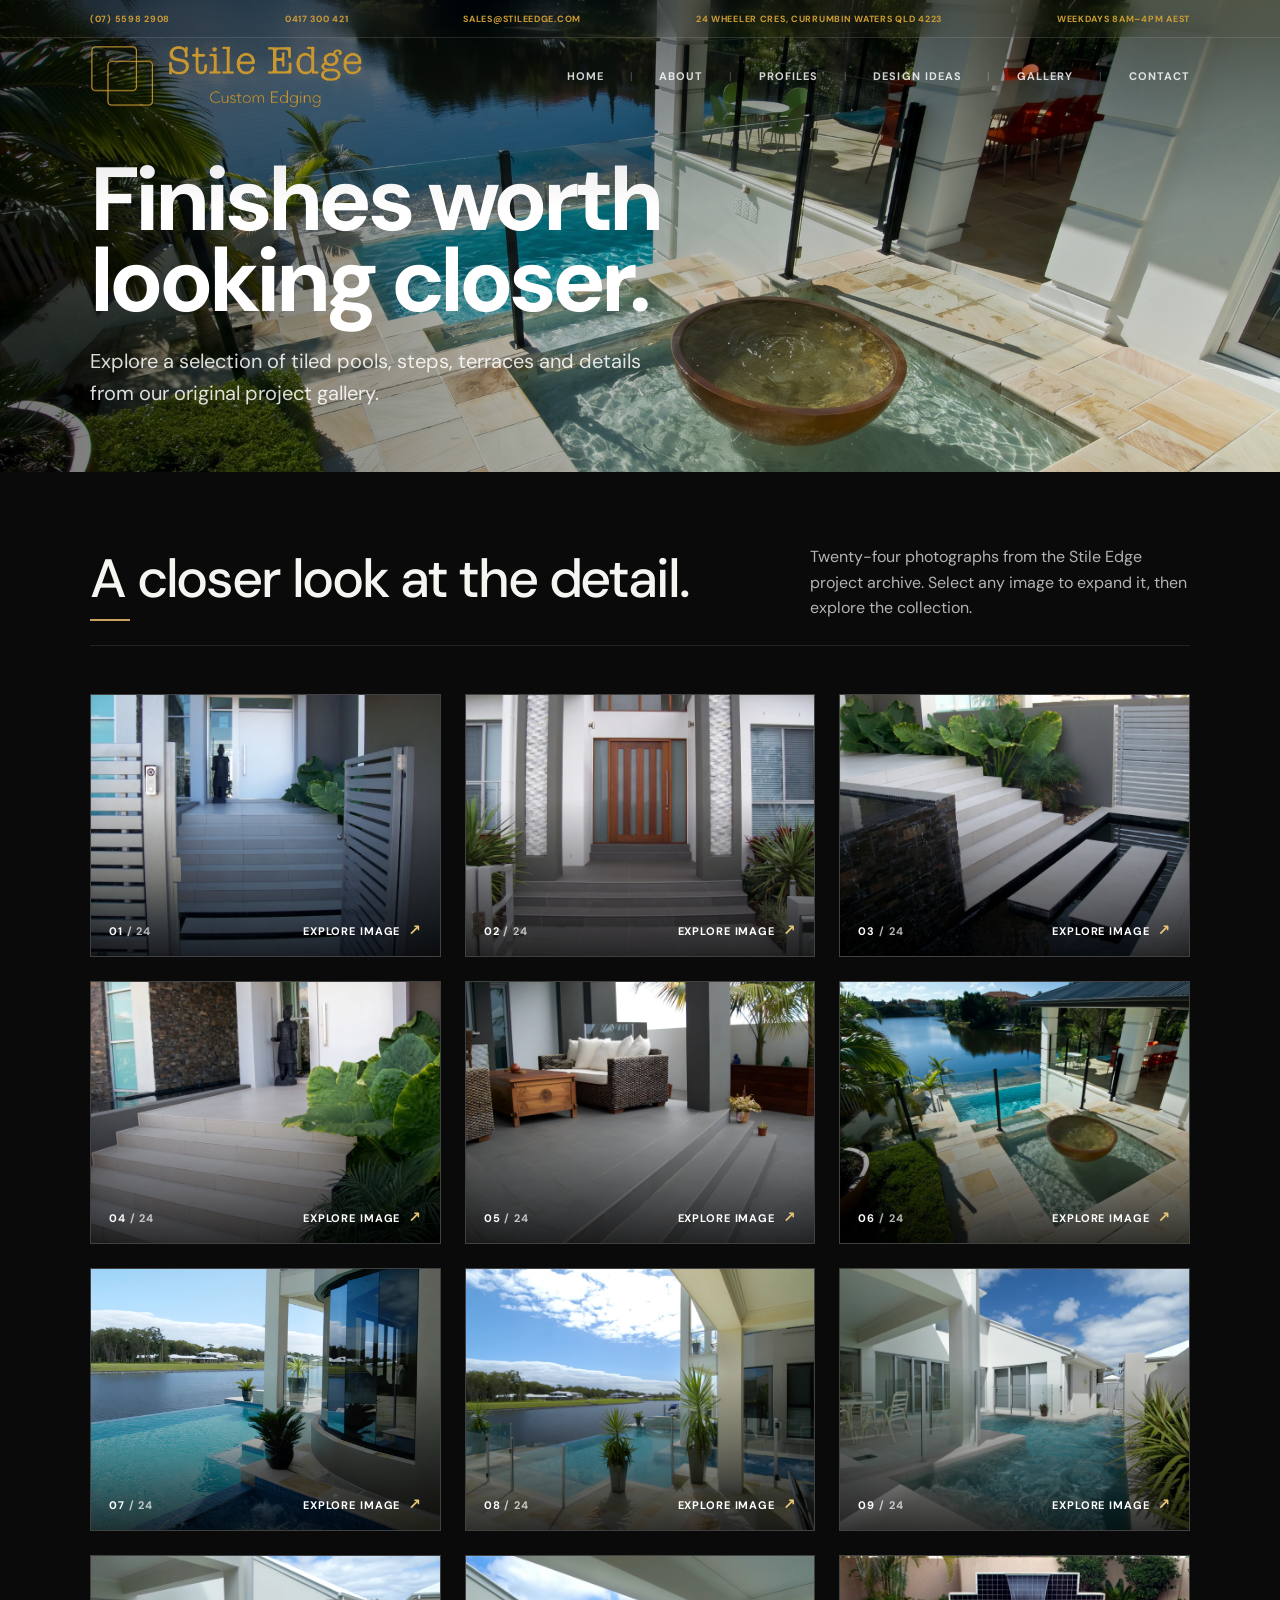
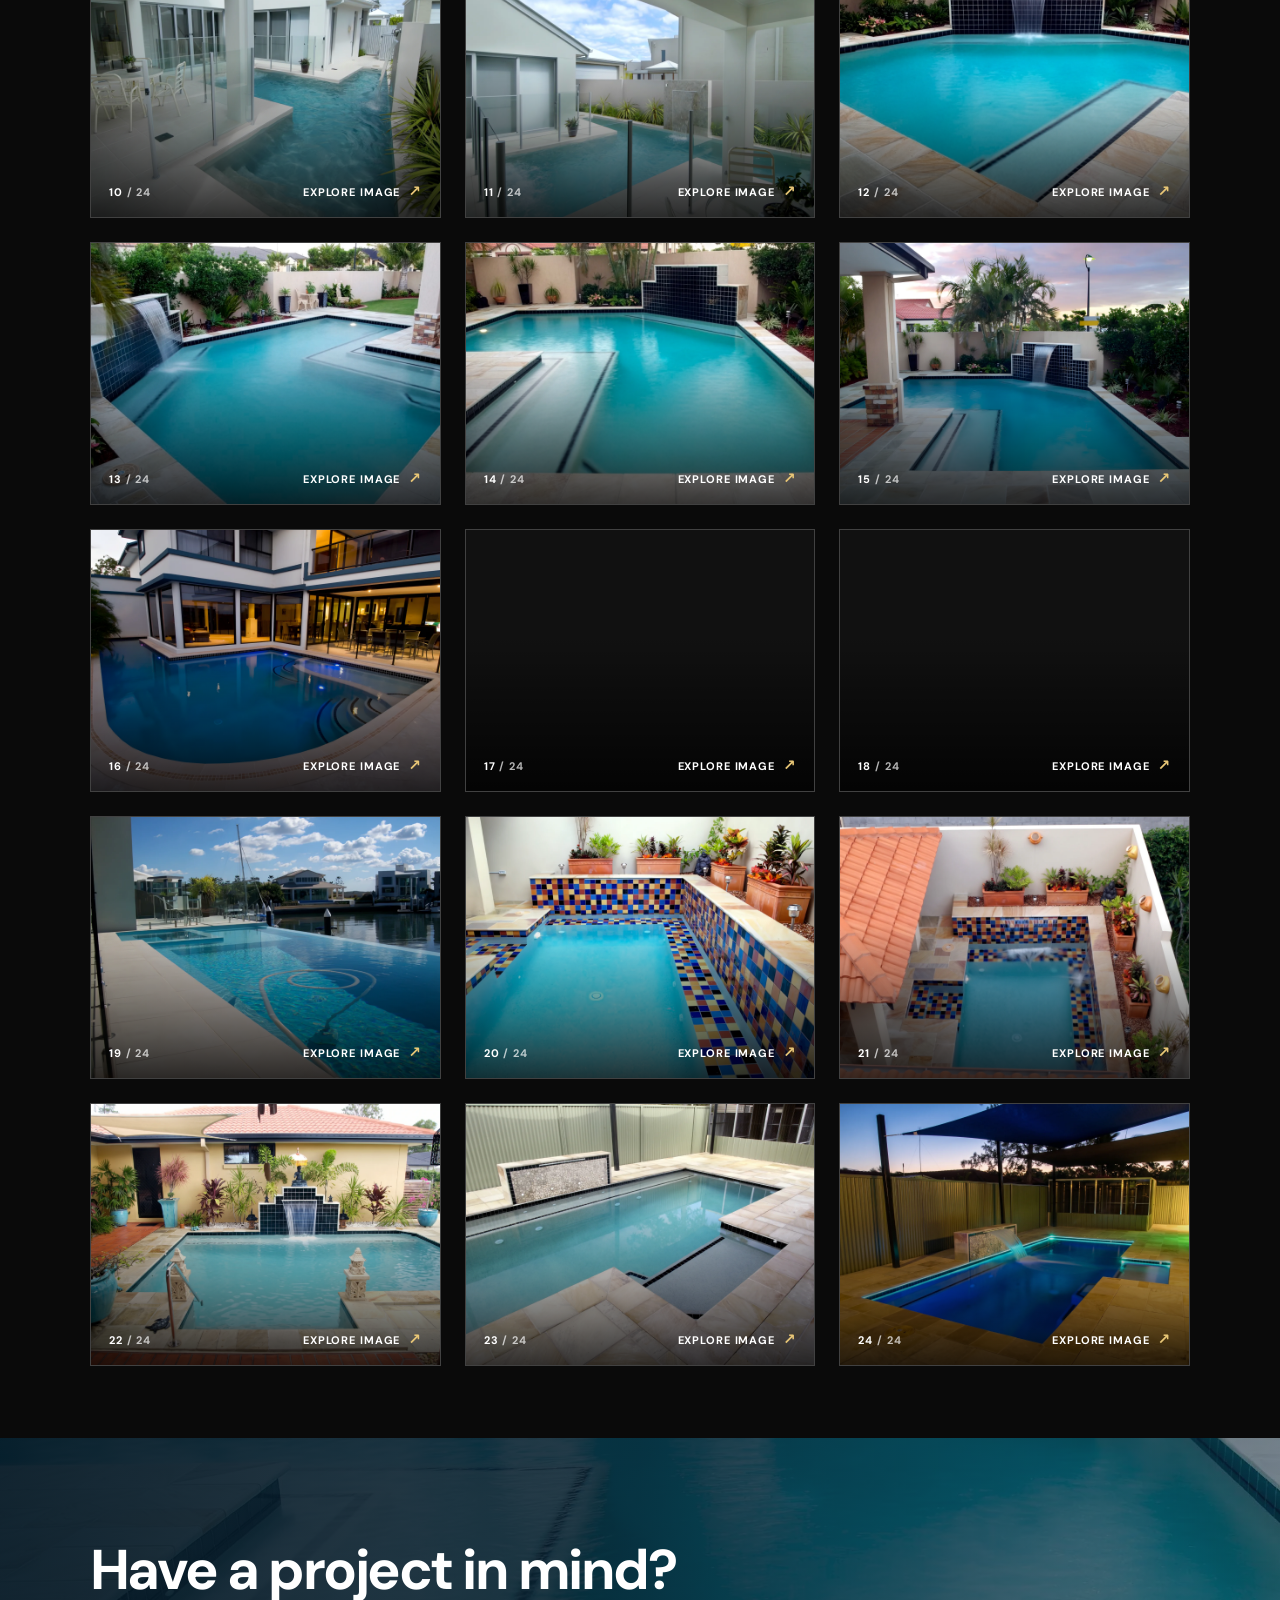
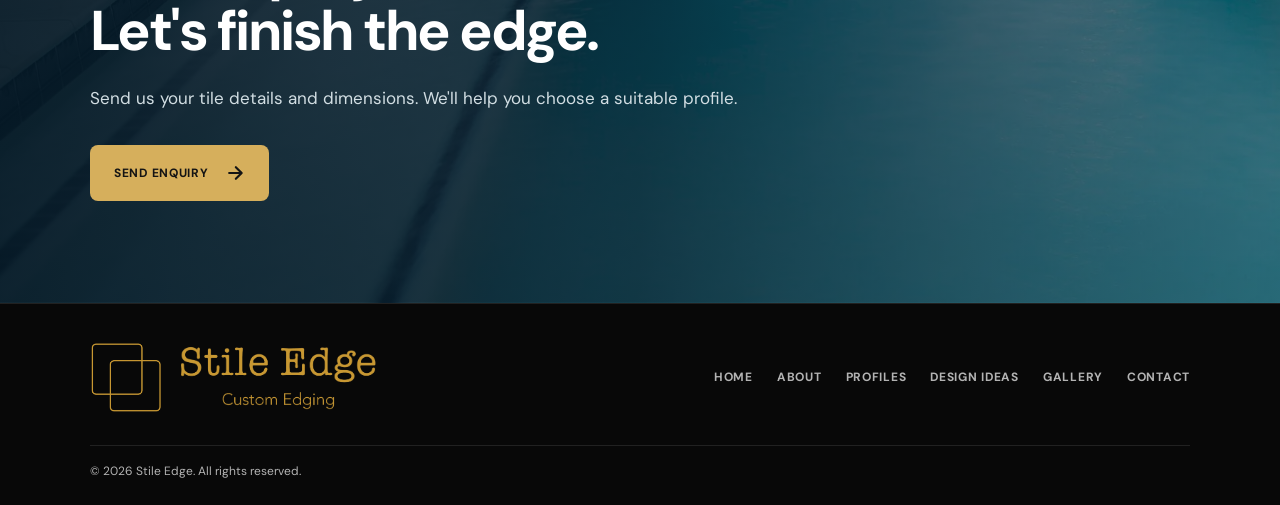
<file: gallery.html>
<!DOCTYPE html>
<html lang="en">
<head>
    <!-- =========================
         1. HEAD / METADATA
    ========================== -->
    <meta charset="UTF-8">
    <meta name="viewport" content="width=device-width, initial-scale=1.0">
    <!-- SEO Metadata -->
    <title>Project Gallery | Stile Edge Tile Edging Gold Coast</title>
    <meta name="description" content="Explore 24 Stile Edge project photographs featuring tile coping, stairs, terraces and architectural edging on the Gold Coast.">
    <meta property="og:title" content="Stile Edge Project Gallery | Tile Edging">
    <meta property="og:description" content="Explore 24 original project photographs of tile edges, pool coping, stairs and outdoor spaces.">
    <meta
        property="og:image"
        content="https://stileedge.com/images/og-image.jpg"
    >
    <meta property="og:url" content="https://stileedge.com/gallery.html">
    <meta property="og:type" content="website">
    <!-- Large social preview for X and compatible platforms -->
    <meta name="twitter:card" content="summary_large_image">
    <meta property="og:image:alt" content="Stile Edge custom tile edging and profiling">
    <!-- Styles -->
    <!-- Preload the above-the-fold heading font -->
    <link
        rel="preload"
        href="fonts/dm-sans-v17-latin-700.woff2"
        as="font"
        type="font/woff2"
        crossorigin
    >
    <link rel="stylesheet" href="style.css">
    <!-- Favicon -->
    <link rel="icon" type="image/x-icon" href="images/favicon.ico">
    <link rel="icon" type="image/png" sizes="32x32" href="images/favicon.png">
    <link rel="apple-touch-icon" sizes="180x180" href="images/apple-touch-icon.png">
    <!-- Canonical URL -->
    <link rel="canonical" href="https://stileedge.com/gallery.html">
    <script type="application/ld+json">
        {
            "@context": "https://schema.org",
            "@type": "LocalBusiness",
            "@id": "https://stileedge.com/#business",
            "name": "Stile Edge",
            "image": "https://stileedge.com/images/logo.webp",
            "telephone": "+61-7-5598-2908",
            "email": "sales@stileedge.com",
            "address": {
                "@type": "PostalAddress",
                "streetAddress": "24 Wheeler Crescent",
                "addressLocality": "Currumbin Waters",
                "addressRegion": "QLD",
                "postalCode": "4223",
                "addressCountry": "AU"
            },
            "areaServed": [
                {
                    "@type": "City",
                    "name": "Gold Coast"
                },
                {
                    "@type": "AdministrativeArea",
                    "name": "South East Queensland"
                }
            ],
            "geo": {
                "@type": "GeoCoordinates",
                "latitude": -28.148675,
                "longitude": 153.473419
            },
            "url": "https://stileedge.com",
            "openingHoursSpecification": {
                "@type": "OpeningHoursSpecification",
                "dayOfWeek": [
                    "Monday",
                    "Tuesday",
                    "Wednesday",
                    "Thursday",
                    "Friday"
                ],
                "opens": "08:00",
                "closes": "16:00"
            }
        }
      </script>
</head>
<body class="portfolio-page">
    <a class="skip-link" href="#main-content">Skip to main content</a>
    <!-- =========================
         2.1 HEADER - TOP BAR
    ========================== -->
    <div class="top-bar">
        <div class="top-bar-inner">
            <a
                href="tel:0755982908"
                class="top-bar-office"
            >
                (07) 5598 2908
            </a>
            <a
                href="tel:0417300421"
                class="top-bar-mobile"
            >
                0417 300 421
            </a>
            <a
                href="mailto:sales@stileedge.com"
                class="top-bar-email"
            >
                sales@stileedge.com
            </a>
            <a
                href="https://www.google.com/maps/search/?api=1&query=24+Wheeler+Crescent%2C+Currumbin+Waters+QLD+4223"
                class="top-bar-address"
                target="_blank"
                rel="noopener noreferrer"
            >
                24 Wheeler Cres, Currumbin Waters Qld 4223
            </a>
            <a
                href="contact.html#contact-details"
                class="top-bar-hours"
            >
                Weekdays 8am–4pm AEST
            </a>
        </div>
    </div>

    <!-- =========================
         2.2 HEADER - MAIN HEADER / NAVIGATION
    ========================== -->

    <header class="site-header">
        <div class="header-inner">
            <a href="index.html" class="site-logo" aria-label="Stile Edge home">    
                <img class="site-logo-mark"
                     src="images/logo.webp"
                     alt=""
                     width="1020"
                     height="1002">
                <img class="site-logo-wordmark"
                     src="images/logotext.webp"
                     alt=""
                     width="1122"
                     height="363">
            </a>
            <nav class="desktop-nav" aria-label="Primary navigation">
                <a href="index.html">Home</a>
                <a href="about.html">About</a>
                <a href="profiles.html">Profiles</a>
                <a href="designideas.html">Design Ideas</a>
                <a href="gallery.html" aria-current="page">Gallery</a>
                <a href="contact.html">Contact</a>
            </nav>
            <button
                class="menu-button"
                type="button"
                aria-label="Open navigation"
                aria-expanded="false"
                aria-controls="mobile-menu"
            >
                <span></span>
                <span></span>
            </button>
        </div>

        <nav id="mobile-menu" class="mobile-menu" aria-label="Mobile navigation">
            <a href="index.html">Home</a>
            <a href="about.html">About</a>
            <a href="profiles.html">Profiles</a>
            <a href="designideas.html">Design Ideas</a>
            <a href="gallery.html" aria-current="page">Gallery</a>
            <a href="contact.html">Contact</a>
        </nav>
    </header>

    <!-- =========================
         3. MAIN CONTENT
    ========================== -->
    <main id="main-content">
    <!-- 3.1 GALLERY HERO -->
    <section class="about-hero about-hero--short portfolio-hero" aria-labelledby="portfolio-title">
        <img src="images/heroabout.webp" alt="Stone pool coping and outdoor tiled terraces overlooking the water" class="about-hero-image" width="1920" height="1080" fetchpriority="high" decoding="async">
        <div class="about-hero-overlay"></div>
        <div class="about-hero-content">
            <h1 id="portfolio-title">Finishes worth <span>looking closer.</span></h1>
            <p class="about-hero-text">Explore a selection of tiled pools, steps, terraces and details from our original project gallery.</p>
        </div>
    </section>
        <section id="gallery" class="portfolio-gallery section" data-portfolio-gallery aria-labelledby="portfolio-gallery-heading">
            <div class="container">
                <div class="portfolio-gallery-intro">
                    <div>
                        <h2 id="portfolio-gallery-heading">A closer look at <span>the detail.</span></h2>
                    </div>
                    <div class="portfolio-gallery-description">
                        <p>Twenty-four photographs from the Stile Edge project archive. Select any image to expand it, then explore the collection.</p>
                    </div>
                </div>
                <ol class="portfolio-gallery-grid" aria-label="Stile Edge project photographs">
                <li class="portfolio-gallery-item">
                    <button class="portfolio-gallery-card" type="button" data-portfolio-item aria-label="Open photograph 1 of 24: Tiled front steps leading to a contemporary entry">
                        <img
                            src="images/image-001.webp"
                            alt="Tiled front steps leading to a contemporary entry"
                            width="1000"
                            height="750"
                            loading="lazy"
                            decoding="async"
                        >
                        <span class="portfolio-card-index" aria-hidden="true">01 <span>/ 24</span></span>
                        <span class="portfolio-card-action" aria-hidden="true">Explore image <span>↗</span></span>
                    </button>
                </li>
                <li class="portfolio-gallery-item">
                    <button class="portfolio-gallery-card" type="button" data-portfolio-item aria-label="Open photograph 2 of 24: Wide tiled entrance steps outside a home">
                        <img
                            src="images/image-002.webp"
                            alt="Wide tiled entrance steps outside a home"
                            width="1000"
                            height="750"
                            loading="lazy"
                            decoding="async"
                        >
                        <span class="portfolio-card-index" aria-hidden="true">02 <span>/ 24</span></span>
                        <span class="portfolio-card-action" aria-hidden="true">Explore image <span>↗</span></span>
                    </button>
                </li>
                <li class="portfolio-gallery-item">
                    <button class="portfolio-gallery-card" type="button" data-portfolio-item aria-label="Open photograph 3 of 24: Pale tiled steps beside a water feature">
                        <img
                            src="images/image-003.webp"
                            alt="Pale tiled steps beside a water feature"
                            width="1000"
                            height="750"
                            loading="lazy"
                            decoding="async"
                        >
                        <span class="portfolio-card-index" aria-hidden="true">03 <span>/ 24</span></span>
                        <span class="portfolio-card-action" aria-hidden="true">Explore image <span>↗</span></span>
                    </button>
                </li>
                <li class="portfolio-gallery-item">
                    <button class="portfolio-gallery-card" type="button" data-portfolio-item aria-label="Open photograph 4 of 24: White tiled steps with landscaped garden surrounds">
                        <img
                            src="images/image-004.webp"
                            alt="White tiled steps with landscaped garden surrounds"
                            width="1000"
                            height="750"
                            loading="lazy"
                            decoding="async"
                        >
                        <span class="portfolio-card-index" aria-hidden="true">04 <span>/ 24</span></span>
                        <span class="portfolio-card-action" aria-hidden="true">Explore image <span>↗</span></span>
                    </button>
                </li>
                <li class="portfolio-gallery-item">
                    <button class="portfolio-gallery-card" type="button" data-portfolio-item aria-label="Open photograph 5 of 24: Outdoor tiled steps beside a terrace seating area">
                        <img
                            src="images/image-005.webp"
                            alt="Outdoor tiled steps beside a terrace seating area"
                            width="1000"
                            height="750"
                            loading="lazy"
                            decoding="async"
                        >
                        <span class="portfolio-card-index" aria-hidden="true">05 <span>/ 24</span></span>
                        <span class="portfolio-card-action" aria-hidden="true">Explore image <span>↗</span></span>
                    </button>
                </li>
                <li class="portfolio-gallery-item">
                    <button class="portfolio-gallery-card" type="button" data-portfolio-item aria-label="Open photograph 6 of 24: Natural stone paving around a waterfront pool and spa">
                        <img
                            src="images/image-006.webp"
                            alt="Natural stone paving around a waterfront pool and spa"
                            width="1000"
                            height="750"
                            loading="lazy"
                            decoding="async"
                        >
                        <span class="portfolio-card-index" aria-hidden="true">06 <span>/ 24</span></span>
                        <span class="portfolio-card-action" aria-hidden="true">Explore image <span>↗</span></span>
                    </button>
                </li>
                <li class="portfolio-gallery-item">
                    <button class="portfolio-gallery-card" type="button" data-portfolio-item aria-label="Open photograph 7 of 24: Swimming pool and spa beside a waterfront home">
                        <img
                            src="images/image-007.webp"
                            alt="Swimming pool and spa beside a waterfront home"
                            width="1000"
                            height="750"
                            loading="lazy"
                            decoding="async"
                        >
                        <span class="portfolio-card-index" aria-hidden="true">07 <span>/ 24</span></span>
                        <span class="portfolio-card-action" aria-hidden="true">Explore image <span>↗</span></span>
                    </button>
                </li>
                <li class="portfolio-gallery-item">
                    <button class="portfolio-gallery-card" type="button" data-portfolio-item aria-label="Open photograph 8 of 24: Stone pool surround overlooking a canal">
                        <img
                            src="images/image-008.webp"
                            alt="Stone pool surround overlooking a canal"
                            width="1000"
                            height="750"
                            loading="lazy"
                            decoding="async"
                        >
                        <span class="portfolio-card-index" aria-hidden="true">08 <span>/ 24</span></span>
                        <span class="portfolio-card-action" aria-hidden="true">Explore image <span>↗</span></span>
                    </button>
                </li>
                <li class="portfolio-gallery-item">
                    <button class="portfolio-gallery-card" type="button" data-portfolio-item aria-label="Open photograph 9 of 24: Light pool edging alongside a modern white home">
                        <img
                            src="images/image-009.webp"
                            alt="Light pool edging alongside a modern white home"
                            width="1000"
                            height="750"
                            loading="lazy"
                            decoding="async"
                        >
                        <span class="portfolio-card-index" aria-hidden="true">09 <span>/ 24</span></span>
                        <span class="portfolio-card-action" aria-hidden="true">Explore image <span>↗</span></span>
                    </button>
                </li>
                <li class="portfolio-gallery-item">
                    <button class="portfolio-gallery-card" type="button" data-portfolio-item aria-label="Open photograph 10 of 24: Narrow pool with white coping and glass fencing">
                        <img
                            src="images/image-010.webp"
                            alt="Narrow pool with white coping and glass fencing"
                            width="1000"
                            height="750"
                            loading="lazy"
                            decoding="async"
                        >
                        <span class="portfolio-card-index" aria-hidden="true">10 <span>/ 24</span></span>
                        <span class="portfolio-card-action" aria-hidden="true">Explore image <span>↗</span></span>
                    </button>
                </li>
                <li class="portfolio-gallery-item">
                    <button class="portfolio-gallery-card" type="button" data-portfolio-item aria-label="Open photograph 11 of 24: Swimming pool with pale tile coping viewed from the patio">
                        <img
                            src="images/image-011.webp"
                            alt="Swimming pool with pale tile coping viewed from the patio"
                            width="1000"
                            height="750"
                            loading="lazy"
                            decoding="async"
                        >
                        <span class="portfolio-card-index" aria-hidden="true">11 <span>/ 24</span></span>
                        <span class="portfolio-card-action" aria-hidden="true">Explore image <span>↗</span></span>
                    </button>
                </li>
                <li class="portfolio-gallery-item">
                    <button class="portfolio-gallery-card" type="button" data-portfolio-item aria-label="Open photograph 12 of 24: Pool coping around a waterfall feature">
                        <img
                            src="images/image-012.webp"
                            alt="Pool coping around a waterfall feature"
                            width="1000"
                            height="750"
                            loading="lazy"
                            decoding="async"
                        >
                        <span class="portfolio-card-index" aria-hidden="true">12 <span>/ 24</span></span>
                        <span class="portfolio-card-action" aria-hidden="true">Explore image <span>↗</span></span>
                    </button>
                </li>
                <li class="portfolio-gallery-item">
                    <button class="portfolio-gallery-card" type="button" data-portfolio-item aria-label="Open photograph 13 of 24: Outdoor swimming pool with broad stone coping">
                        <img
                            src="images/image-013.webp"
                            alt="Outdoor swimming pool with broad stone coping"
                            width="1000"
                            height="750"
                            loading="lazy"
                            decoding="async"
                        >
                        <span class="portfolio-card-index" aria-hidden="true">13 <span>/ 24</span></span>
                        <span class="portfolio-card-action" aria-hidden="true">Explore image <span>↗</span></span>
                    </button>
                </li>
                <li class="portfolio-gallery-item">
                    <button class="portfolio-gallery-card" type="button" data-portfolio-item aria-label="Open photograph 14 of 24: Stone pool surround and water feature viewed from poolside">
                        <img
                            src="images/image-014.webp"
                            alt="Stone pool surround and water feature viewed from poolside"
                            width="1000"
                            height="750"
                            loading="lazy"
                            decoding="async"
                        >
                        <span class="portfolio-card-index" aria-hidden="true">14 <span>/ 24</span></span>
                        <span class="portfolio-card-action" aria-hidden="true">Explore image <span>↗</span></span>
                    </button>
                </li>
                <li class="portfolio-gallery-item">
                    <button class="portfolio-gallery-card" type="button" data-portfolio-item aria-label="Open photograph 15 of 24: Landscaped backyard pool with tiled coping at sunset">
                        <img
                            src="images/image-015.webp"
                            alt="Landscaped backyard pool with tiled coping at sunset"
                            width="1000"
                            height="750"
                            loading="lazy"
                            decoding="async"
                        >
                        <span class="portfolio-card-index" aria-hidden="true">15 <span>/ 24</span></span>
                        <span class="portfolio-card-action" aria-hidden="true">Explore image <span>↗</span></span>
                    </button>
                </li>
                <li class="portfolio-gallery-item">
                    <button class="portfolio-gallery-card" type="button" data-portfolio-item aria-label="Open photograph 16 of 24: Curved swimming pool with stone tile surrounds at dusk">
                        <img
                            src="images/image-016.webp"
                            alt="Curved swimming pool with stone tile surrounds at dusk"
                            width="1000"
                            height="750"
                            loading="lazy"
                            decoding="async"
                        >
                        <span class="portfolio-card-index" aria-hidden="true">16 <span>/ 24</span></span>
                        <span class="portfolio-card-action" aria-hidden="true">Explore image <span>↗</span></span>
                    </button>
                </li>
                <li class="portfolio-gallery-item">
                    <button class="portfolio-gallery-card" type="button" data-portfolio-item aria-label="Open photograph 17 of 24: Swimming pool illuminated beside a glass-fronted home">
                        <img
                            src="images/image-017.webp"
                            alt="Swimming pool illuminated beside a glass-fronted home"
                            width="1000"
                            height="750"
                            loading="lazy"
                            decoding="async"
                        >
                        <span class="portfolio-card-index" aria-hidden="true">17 <span>/ 24</span></span>
                        <span class="portfolio-card-action" aria-hidden="true">Explore image <span>↗</span></span>
                    </button>
                </li>
                <li class="portfolio-gallery-item">
                    <button class="portfolio-gallery-card" type="button" data-portfolio-item aria-label="Open photograph 18 of 24: Curved outdoor tiled steps with anti-slip grooves">
                        <img
                            src="images/image-018.webp"
                            alt="Curved outdoor tiled steps with anti-slip grooves"
                            width="1000"
                            height="750"
                            loading="lazy"
                            decoding="async"
                        >
                        <span class="portfolio-card-index" aria-hidden="true">18 <span>/ 24</span></span>
                        <span class="portfolio-card-action" aria-hidden="true">Explore image <span>↗</span></span>
                    </button>
                </li>
                <li class="portfolio-gallery-item">
                    <button class="portfolio-gallery-card" type="button" data-portfolio-item aria-label="Open photograph 19 of 24: Waterside pool with pale stone coping">
                        <img
                            src="images/image-019.webp"
                            alt="Waterside pool with pale stone coping"
                            width="1000"
                            height="750"
                            loading="lazy"
                            decoding="async"
                        >
                        <span class="portfolio-card-index" aria-hidden="true">19 <span>/ 24</span></span>
                        <span class="portfolio-card-action" aria-hidden="true">Explore image <span>↗</span></span>
                    </button>
                </li>
                <li class="portfolio-gallery-item">
                    <button class="portfolio-gallery-card" type="button" data-portfolio-item aria-label="Open photograph 20 of 24: Colourful tiled spa with stone edging">
                        <img
                            src="images/image-020.webp"
                            alt="Colourful tiled spa with stone edging"
                            width="1000"
                            height="750"
                            loading="lazy"
                            decoding="async"
                        >
                        <span class="portfolio-card-index" aria-hidden="true">20 <span>/ 24</span></span>
                        <span class="portfolio-card-action" aria-hidden="true">Explore image <span>↗</span></span>
                    </button>
                </li>
                <li class="portfolio-gallery-item">
                    <button class="portfolio-gallery-card" type="button" data-portfolio-item aria-label="Open photograph 21 of 24: Completed pool tiling and edging detail">
                        <img
                            src="images/image-021.webp"
                            alt="Completed pool tiling and edging detail"
                            width="1000"
                            height="750"
                            loading="lazy"
                            decoding="async"
                        >
                        <span class="portfolio-card-index" aria-hidden="true">21 <span>/ 24</span></span>
                        <span class="portfolio-card-action" aria-hidden="true">Explore image <span>↗</span></span>
                    </button>
                </li>
                <li class="portfolio-gallery-item">
                    <button class="portfolio-gallery-card" type="button" data-portfolio-item aria-label="Open photograph 22 of 24: Swimming pool with a tiled waterfall feature">
                        <img
                            src="images/image-022.webp"
                            alt="Swimming pool with a tiled waterfall feature"
                            width="1000"
                            height="750"
                            loading="lazy"
                            decoding="async"
                        >
                        <span class="portfolio-card-index" aria-hidden="true">22 <span>/ 24</span></span>
                        <span class="portfolio-card-action" aria-hidden="true">Explore image <span>↗</span></span>
                    </button>
                </li>
                <li class="portfolio-gallery-item">
                    <button class="portfolio-gallery-card" type="button" data-portfolio-item aria-label="Open photograph 23 of 24: Stone paving and pool coping surrounding a small pool">
                        <img
                            src="images/image-023.webp"
                            alt="Stone paving and pool coping surrounding a small pool"
                            width="1000"
                            height="750"
                            loading="lazy"
                            decoding="async"
                        >
                        <span class="portfolio-card-index" aria-hidden="true">23 <span>/ 24</span></span>
                        <span class="portfolio-card-action" aria-hidden="true">Explore image <span>↗</span></span>
                    </button>
                </li>
                <li class="portfolio-gallery-item">
                    <button class="portfolio-gallery-card" type="button" data-portfolio-item aria-label="Open photograph 24 of 24: Swimming pool surrounded by warm-toned stone paving">
                        <img
                            src="images/image-024.webp"
                            alt="Swimming pool surrounded by warm-toned stone paving"
                            width="1000"
                            height="750"
                            loading="lazy"
                            decoding="async"
                        >
                        <span class="portfolio-card-index" aria-hidden="true">24 <span>/ 24</span></span>
                        <span class="portfolio-card-action" aria-hidden="true">Explore image <span>↗</span></span>
                    </button>
                </li>
                </ol>
            </div>
        </section>
         <section class="about-cta portfolio-cta" aria-labelledby="portfolio-cta-heading">

            <div class="about-cta-inner">

                <h2 id="portfolio-cta-heading">Have a project in mind?<span>Let's finish the edge.</span></h2>

                <p>Send us your tile details and dimensions. We'll help you choose a suitable profile.</p>

                <div class="about-cta-actions">

                    <a href="contact.html#contact-form" class="button button-primary">

                        <span class="button-label">Send Enquiry</span>

                        <span class="button-arrow" aria-hidden="true">

                            <svg viewBox="0 0 24 24" aria-hidden="true" focusable="false"><path d="M5 12h14M13 5l7 7-7 7" /></svg>

                        </span>

                    </a>

                </div>

            </div>

        </section>


</main>
        <!-- =========================

             3.4 LARGE IMAGE VIEWER

             Native dialog provides focus trapping and Escape.

        ========================== -->

        <dialog class="portfolio-viewer" data-portfolio-viewer aria-label="Expanded project photograph viewer">

            <div class="portfolio-viewer-panel">

                <button class="portfolio-viewer-close" type="button" data-portfolio-close aria-label="Close expanded photograph">✕</button>

                <div class="portfolio-viewer-stage" data-portfolio-stage>

                    <button class="portfolio-viewer-arrow portfolio-viewer-prev" type="button" data-portfolio-prev aria-label="Previous photograph">‹</button>

                    <figure class="portfolio-viewer-figure">

                        
                        <div class="portfolio-viewer-image-viewport"
                             data-portfolio-image-viewport>
                            <img
                                data-portfolio-expanded
                                alt=""
                                width="1000"
                                height="750"
                                decoding="async"
                                draggable="false"
                            >
                        </div>


                        <figcaption class="portfolio-viewer-caption">

                            <span data-portfolio-counter>01 / 24</span>

                            <span data-portfolio-caption aria-live="polite" aria-atomic="true">Project photograph</span>

                        </figcaption>

                    </figure>

                    <button class="portfolio-viewer-arrow portfolio-viewer-next" type="button" data-portfolio-next aria-label="Next photograph">›</button>

                </div>

                <p class="portfolio-viewer-hint">Swipe to browse · Pinch to zoom · Esc to close</p>

            </div>

        </dialog>
    
    <!-- =========================
         4. FOOTER
    ========================== -->
    <footer class="site-footer">
        <div class="footer-inner">
            <a
                href="index.html"
                class="footer-brand"
                aria-label="Stile Edge home"
            >             
                <img
                    class="footer-mark"
                    src="images/logo.webp"
                    alt=""
                    width="1020"
                    height="1002"
                    loading="lazy"
                >
                <img
                    class="footer-wordmark"
                    src="images/logotext.webp"
                    alt=""
                    width="1122"
                    height="363"
                    loading="lazy"
                >
            </a>
            <nav
                class="footer-links"
                aria-label="Footer navigation"
            >
                <a href="index.html">Home</a>
                <a href="about.html">About</a>
                <a href="profiles.html">Profiles</a>
                <a href="designideas.html">Design Ideas</a>
                <a href="gallery.html" aria-current="page">Gallery</a>
                <a href="contact.html">Contact</a>
            </nav>
        </div>
        <div class="footer-bottom">
            <p class="copyright">
                © 2026 Stile Edge. All rights reserved.
            </p>
        </div>
    </footer>
    <!-- =========================
         5. JAVASCRIPT
    ========================== -->
    <script src="script.js"></script>
</body>

</html>
</file>
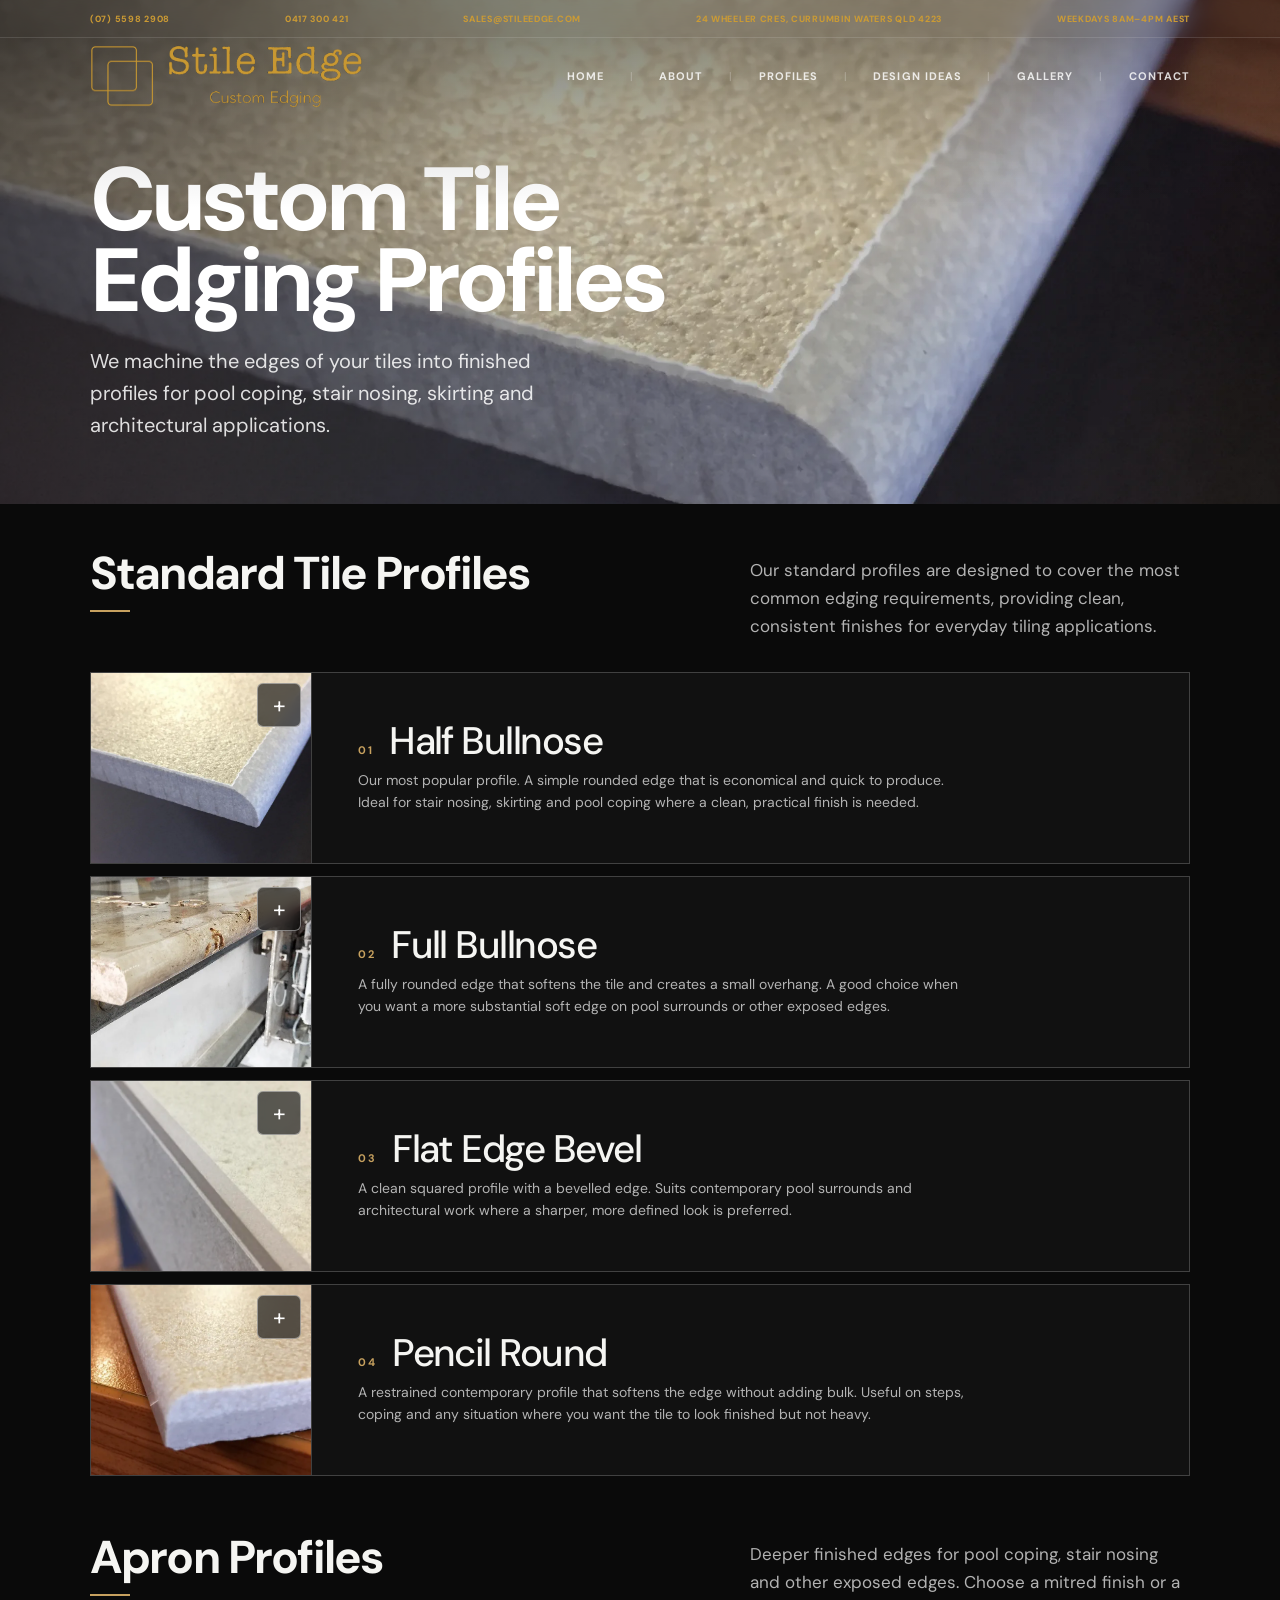
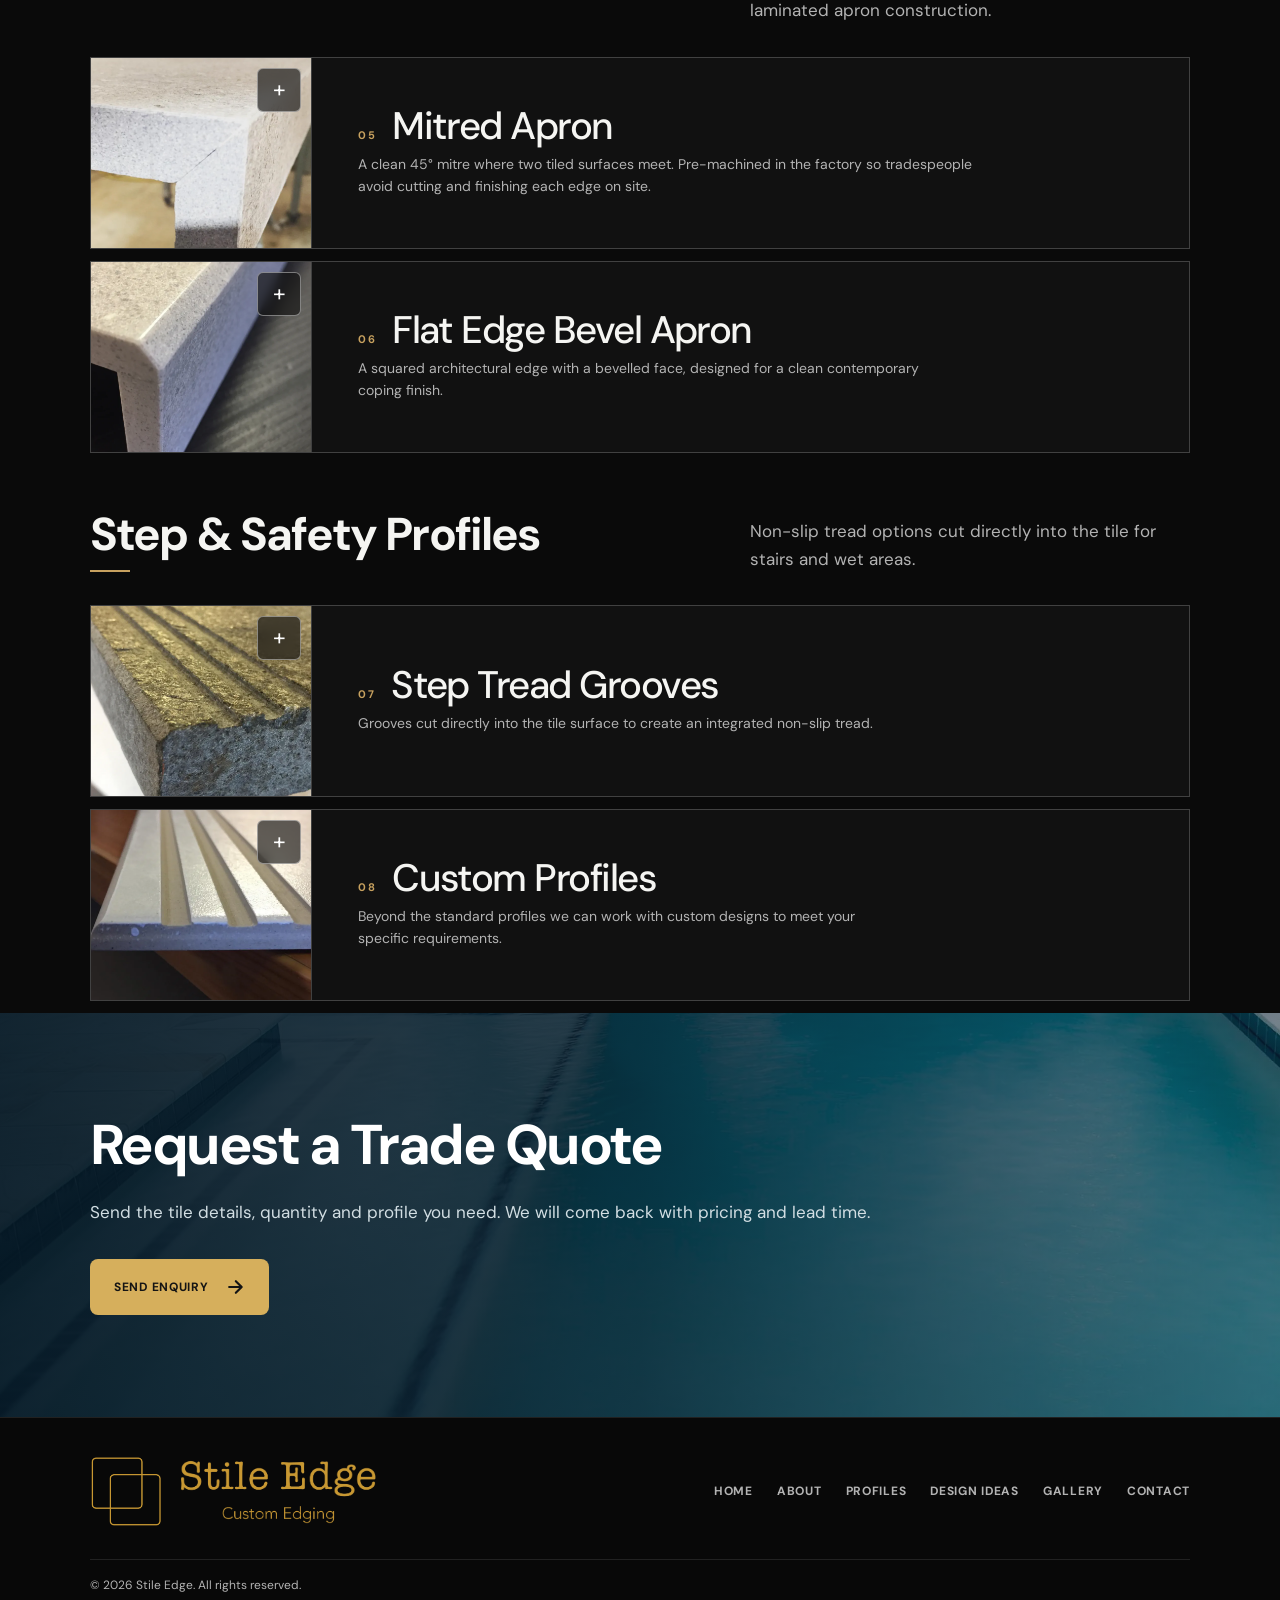
<file: profiles.html>
<!DOCTYPE html>
<html lang="en">
<head>
    <!-- =========================
         1. HEAD / METADATA
    ========================== -->
    <meta charset="UTF-8">
    <meta name="viewport" content="width=device-width, initial-scale=1.0">
    <title>Stile Edge | Custom Tile Edging Profiles Gold Coast</title>
    <meta name="description" content="Custom tile edging profiles for pool coping, stair nosing, skirting and architectural finishes. Stile Edge supplies tilers and tile suppliers across the Gold Coast and South East Queensland.">
    <meta property="og:title" content="Stile Edge | Custom Tile Edging Profiles">
    <meta property="og:description" content="Detailed tile edge profiles for pool coping, stair nosing, skirting and architectural finishes.">
    <meta property="og:image" content="https://stileedge.com/images/og-image.jpg">
    <meta property="og:url" content="https://stileedge.com/profiles.html">
    <meta property="og:type" content="website">
    <!-- Large social preview for X and compatible platforms -->
    <meta name="twitter:card" content="summary_large_image">
    <meta property="og:image:alt" content="Stile Edge custom tile edging and profiling">
    <link rel="stylesheet" href="style.css">
    <!-- Preload the above-the-fold heading font -->
    <link
        rel="preload"
        href="fonts/dm-sans-v17-latin-700.woff2"
        as="font"
        type="font/woff2"
        crossorigin
    >
    <link rel="icon" type="image/x-icon" href="images/favicon.ico">
    <link rel="icon" type="image/png" sizes="32x32" href="images/favicon.png">
    <link rel="apple-touch-icon" sizes="180x180" href="images/apple-touch-icon.png">
    <link rel="canonical" href="https://stileedge.com/profiles.html">
</head>
<body class="services-page-body services-page">
    <a class="skip-link" href="#main-content">Skip to main content</a>
    <!-- =========================
         2.1 HEADER - TOP BAR
    ========================== -->
    <div class="top-bar">
        <div class="top-bar-inner">
            <a
                href="tel:0755982908"
                class="top-bar-office"
            >
                (07) 5598 2908
            </a>
            <a
                href="tel:0417300421"
                class="top-bar-mobile"
            >
                0417 300 421
            </a>
            <a
                href="mailto:sales@stileedge.com"
                class="top-bar-email"
            >
                sales@stileedge.com
            </a>
            <a
                href="https://www.google.com/maps/search/?api=1&query=24+Wheeler+Crescent%2C+Currumbin+Waters+QLD+4223"
                class="top-bar-address"
                target="_blank"
                rel="noopener noreferrer"
            >
                24 Wheeler Cres, Currumbin Waters Qld 4223
            </a>
            <a
                href="contact.html#contact-details"
                class="top-bar-hours"
            >
                Weekdays 8am–4pm AEST
            </a>
        </div>
    </div>
    <!-- ===================================
        2.2 HEADER - MAIN HEADER / NAVIGATION
    ==================================== -->
    <header class="site-header">
        <div class="header-inner">
            <a href="index.html" class="site-logo" aria-label="Stile Edge home">        
                <img class="site-logo-mark"
                     src="images/logo.webp"
                     alt=""
                     width="1020"
                     height="1002">    
                <img class="site-logo-wordmark"
                     src="images/logotext.webp"
                     alt=""
                     width="1122"
                     height="363">
            </a>
            <nav class="desktop-nav" aria-label="Primary navigation">
                <a href="index.html">Home</a>
                <a href="about.html">About</a>
                <a href="profiles.html" aria-current="page">Profiles</a>
                <a href="designideas.html">Design Ideas</a>
                <a href="gallery.html">Gallery</a>
                <a href="contact.html">Contact</a>
            </nav>
            <button
                class="menu-button"
                type="button"
                aria-label="Open navigation"
                aria-expanded="false"
                aria-controls="mobile-menu"
            >
                <span></span>
                <span></span>
            </button>
        </div>
        <nav id="mobile-menu" class="mobile-menu" aria-label="Mobile navigation">
            <a href="index.html">Home</a>
            <a href="about.html">About</a>
            <a href="profiles.html" aria-current="page">Profiles</a>
            <a href="designideas.html">Design Ideas</a>
            <a href="gallery.html">Gallery</a>
            <a href="contact.html">Contact</a>
        </nav>
    </header>

    <!-- =========================
         3. MAIN CONTENT
    ========================== -->
    
    <main id="main-content">
        <!-- =======================================
             3.1 MAIN - HERO
        ======================================== -->
        <section class="about-hero about-hero--short">
            <img
                src="images/heroprofile.webp"
                alt="Custom tile edging profiles by Stile Edge"
                class="about-hero-image"
                width="936"
                height="468"
                fetchpriority="high"
                decoding="async"
            >
            <div class="about-hero-overlay"></div>
            <div class="about-hero-content">
                <h1>
                    Custom Tile Edging Profiles
                </h1>
                <p class="about-hero-text">
                    We machine the edges of your tiles into finished profiles for pool coping, stair nosing, skirting and architectural applications.
                </p>
            </div>
        </section>
    
        <!-- =======================================
             3.2 MAIN - STANDARD PROFILES
        ======================================== -->
        
        <section class="profiles section">
            <div class="container">
                <div class="profiles-intro">
        
                    <div class="profiles-heading">
                        <h2>Standard Tile Profiles</h2>
                    </div>
        
                    <div class="profiles-description">
                        <p>
                            Our standard profiles are designed to cover the most common edging requirements, providing clean, consistent finishes for everyday tiling applications.
                        </p>
                    </div>
        
                </div>
            </div>
        </section>
        
        
        <!-- =================================================
             01 / HALF BULLNOSE
        ================================================== -->
        
        <article
            id="half-bullnose"
            class="service-detail service-feature--gallery"
            data-service-gallery
        >
            <div class="container service-detail-grid">
        
                <div class="service-detail-main">
        
                    <h2>
                        <span
                            class="service-detail-number"
                            aria-hidden="true"
                        >
                            01
                        </span>
        
                        Half Bullnose
                    </h2>
        
                    <p>
                        Our most popular profile. A simple rounded edge that is economical and quick to produce. Ideal for stair nosing, skirting and pool coping where a clean, practical finish is needed.
                    </p>
        
                    <div
                        class="scope-items"
                        aria-label="Half Bullnose applications"
                    >
                        <span>Pool coping</span>
                        <span>Stair nosing</span>
                        <span>Skirting</span>
                    </div>
        
                </div>
        
                <figure class="service-detail-image service-gallery">
        
                    <div
                        id="profiles-half-bullnose-gallery-track"
                        class="service-gallery-track"
                        data-gallery-track
                        role="region"
                        aria-label="Half Bullnose gallery"
                        tabindex="0"
                    >
                        <figure class="service-gallery-slide">
                            <img
                                src="images/halfbullnose.webp"
                                alt="Half Bullnose tile edge profile"
                                width="1200"
                                height="750"
                                loading="lazy"
                                decoding="async"
                            >
                        </figure>
                    </div>
        
                    <div
                        class="service-gallery-counter"
                        aria-live="polite"
                    >
                        <span data-gallery-current>1</span>
                        /
                        <span data-gallery-total>1</span>
                    </div>
        
                    <button
                        type="button"
                        class="service-gallery-arrow service-gallery-arrow--prev"
                        data-gallery-prev
                        aria-label="Previous Half Bullnose photo"
                    >
                        ←
                    </button>
        
                    <button
                        type="button"
                        class="service-gallery-arrow service-gallery-arrow--next"
                        data-gallery-next
                        aria-label="Next Half Bullnose photo"
                    >
                        →
                    </button>
        
                </figure>
        
            </div>
        </article>
        
        
        <!-- =================================================
             02 / FULL BULLNOSE
        ================================================== -->
        
        <article
            id="full-bullnose"
            class="service-detail service-feature--gallery"
            data-service-gallery
        >
            <div class="container service-detail-grid">
        
                <div class="service-detail-main">
        
                    <h2>
                        <span
                            class="service-detail-number"
                            aria-hidden="true"
                        >
                            02
                        </span>
        
                        Full Bullnose
                    </h2>
        
                    <p>
                        A fully rounded edge that softens the tile and creates a small overhang. A good choice when you want a more substantial soft edge on pool surrounds or other exposed edges.
                    </p>
        
                    <div
                        class="scope-items"
                        aria-label="Full Bullnose applications"
                    >
                        <span>Pool coping</span>
                        <span>Soft edge</span>
                        <span>Overhang</span>
                    </div>
        
                </div>
        
                <figure class="service-detail-image service-gallery">
        
                    <div
                        id="profiles-full-bullnose-gallery-track"
                        class="service-gallery-track"
                        data-gallery-track
                        role="region"
                        aria-label="Full Bullnose gallery"
                        tabindex="0"
                    >
                        <figure class="service-gallery-slide">
                            <img
                                src="images/fullbullnose.webp"
                                alt="Full Bullnose tile edge profile"
                                width="915"
                                height="571"
                                loading="lazy"
                                decoding="async"
                            >
                        </figure>
                    </div>
        
                    <div
                        class="service-gallery-counter"
                        aria-live="polite"
                    >
                        <span data-gallery-current>1</span>
                        /
                        <span data-gallery-total>1</span>
                    </div>
        
                    <button
                        type="button"
                        class="service-gallery-arrow service-gallery-arrow--prev"
                        data-gallery-prev
                        aria-label="Previous Full Bullnose photo"
                    >
                        ←
                    </button>
        
                    <button
                        type="button"
                        class="service-gallery-arrow service-gallery-arrow--next"
                        data-gallery-next
                        aria-label="Next Full Bullnose photo"
                    >
                        →
                    </button>
        
                </figure>
        
            </div>
        </article>
        
        
        <!-- =================================================
             03 / FLAT EDGE BEVEL
        ================================================== -->
        
        <article
            id="flat-edge-bevel"
            class="service-detail service-feature--gallery"
            data-service-gallery
        >
            <div class="container service-detail-grid">
        
                <div class="service-detail-main">
        
                    <h2>
                        <span
                            class="service-detail-number"
                            aria-hidden="true"
                        >
                            03
                        </span>
        
                        Flat Edge Bevel
                    </h2>
        
                    <p>
                        A clean squared profile with a bevelled edge. Suits contemporary pool surrounds and architectural work where a sharper, more defined look is preferred.
                    </p>
        
                    <div
                        class="scope-items"
                        aria-label="Flat Edge Bevel applications"
                    >
                        <span>Square edge</span>
                        <span>Pool coping</span>
                        <span>Contemporary</span>
                    </div>
        
                </div>
        
                <figure class="service-detail-image service-gallery">
        
                    <div
                        id="profiles-flat-edge-bevel-gallery-track"
                        class="service-gallery-track"
                        data-gallery-track
                        role="region"
                        aria-label="Flat Edge Bevel gallery"
                        tabindex="0"
                    >
                        <figure class="service-gallery-slide">
                            <img
                                src="images/flatedgebevel.webp"
                                alt="Flat Edge Bevel tile profile"
                                width="1200"
                                height="750"
                                loading="lazy"
                                decoding="async"
                            >
                        </figure>
                    </div>
        
                    <div class="service-gallery-counter" aria-live="polite">
                        <span data-gallery-current>1</span>
                        /
                        <span data-gallery-total>1</span>
                    </div>
        
                    <button
                        type="button"
                        class="service-gallery-arrow service-gallery-arrow--prev"
                        data-gallery-prev
                        aria-label="Previous Flat Edge Bevel photo"
                    >
                        ←
                    </button>
        
                    <button
                        type="button"
                        class="service-gallery-arrow service-gallery-arrow--next"
                        data-gallery-next
                        aria-label="Next Flat Edge Bevel photo"
                    >
                        →
                    </button>
        
                </figure>
        
            </div>
        </article>
        
        
        <!-- =================================================
             04 / PENCIL ROUND
        ================================================== -->
        
        <article
            id="pencil-round"
            class="service-detail service-feature--gallery"
            data-service-gallery
        >
            <div class="container service-detail-grid">
        
                <div class="service-detail-main">
        
                    <h2>
                        <span
                            class="service-detail-number"
                            aria-hidden="true"
                        >
                            04
                        </span>
        
                        Pencil Round
                    </h2>
        
                    <p>
                        A restrained contemporary profile that softens the edge without adding bulk. Useful on steps, coping and any situation where you want the tile to look finished but not heavy.
                    </p>
        
                    <div
                        class="scope-items"
                        aria-label="Pencil Round applications"
                    >
                        <span>Coping</span>
                        <span>Steps</span>
                        <span>Softened edge</span>
                    </div>
        
                </div>
        
                <figure class="service-detail-image service-gallery">
        
                    <div
                        id="profiles-pencil-round-gallery-track"
                        class="service-gallery-track"
                        data-gallery-track
                        role="region"
                        aria-label="Pencil Round gallery"
                        tabindex="0"
                    >
                        <figure class="service-gallery-slide">
                            <img
                                src="images/pencilround.webp"
                                alt="Pencil Round tile edge profile"
                                width="859"
                                height="537"
                                loading="lazy"
                                decoding="async"
                            >
                        </figure>
                    </div>
        
                    <div class="service-gallery-counter" aria-live="polite">
                        <span data-gallery-current>1</span>
                        /
                        <span data-gallery-total>1</span>
                    </div>
        
                    <button
                        type="button"
                        class="service-gallery-arrow service-gallery-arrow--prev"
                        data-gallery-prev
                        aria-label="Previous Pencil Round photo"
                    >
                        ←
                    </button>
        
                    <button
                        type="button"
                        class="service-gallery-arrow service-gallery-arrow--next"
                        data-gallery-next
                        aria-label="Next Pencil Round photo"
                    >
                        →
                    </button>
        
                </figure>
        
            </div>
        </article>

        <!-- ====================================================
             3.3 MAIN - APRON PROFILES
        ===================================================== -->
        
        <section class="profiles section">
            <div class="container">
                <div class="profiles-intro">
        
                    <div class="profiles-heading">
                        <h2>Apron Profiles</h2>
                    </div>
        
                    <div class="profiles-description">
                        <p>
                            Deeper finished edges for pool coping, stair nosing and other exposed edges. Choose a mitred finish or a laminated apron construction.
                        </p>
                    </div>
        
                </div>
            </div>
        </section>
        
        
        <!-- =================================================
             05 / MITRED APRON
        ================================================== -->
        
        <article
            id="mitred-apron"
            class="service-detail service-feature--gallery"
            data-service-gallery
        >
            <div class="container service-detail-grid">
        
                <div class="service-detail-main">
        
                    <h2>
                        <span
                            class="service-detail-number"
                            aria-hidden="true"
                        >
                            05
                        </span>
        
                        Mitred Apron
                    </h2>
        
                    <p>
                        A clean 45° mitre where two tiled surfaces meet. Pre-machined in the factory so tradespeople avoid cutting and finishing each edge on site.
                    </p>
        
                    <div
                        class="scope-items"
                        aria-label="Mitred Apron applications"
                    >
                        <span>Corners</span>
                        <span>Junctions</span>
                        <span>Commercial</span>
                    </div>
        
                </div>
        
                <figure class="service-detail-image service-gallery">
        
                    <div
                        id="profiles-mitred-apron-gallery-track"
                        class="service-gallery-track"
                        data-gallery-track
                        role="region"
                        aria-label="Mitred Apron gallery"
                        tabindex="0"
                    >
                        <figure class="service-gallery-slide">
                            <img
                                src="images/mitredapron.webp"
                                alt="Mitred apron tile edging by Stile Edge"
                                width="1200"
                                height="750"
                                loading="lazy"
                                decoding="async"
                            >
                        </figure>
                    </div>
        
                    <div class="service-gallery-counter" aria-live="polite">
                        <span data-gallery-current>1</span>
                        /
                        <span data-gallery-total>1</span>
                    </div>
        
                    <button
                        type="button"
                        class="service-gallery-arrow service-gallery-arrow--prev"
                        data-gallery-prev
                        aria-label="Previous Mitred Apron photo"
                    >
                        ←
                    </button>
        
                    <button
                        type="button"
                        class="service-gallery-arrow service-gallery-arrow--next"
                        data-gallery-next
                        aria-label="Next Mitred Apron photo"
                    >
                        →
                    </button>
        
                </figure>
        
            </div>
        </article>
        
        
        <!-- =================================================
             06 / FLAT EDGE BEVEL APRON
        ================================================== -->
        
        <article
            id="flat-edge-bevel-apron"
            class="service-detail service-feature--gallery"
            data-service-gallery
        >
            <div class="container service-detail-grid">
        
                <div class="service-detail-main">
        
                    <h2>
                        <span
                            class="service-detail-number"
                            aria-hidden="true"
                        >
                            06
                        </span>
        
                        Flat Edge Bevel Apron
                    </h2>
        
                    <p>
                        A squared architectural edge with a bevelled face, designed for a clean contemporary coping finish.
                    </p>
        
                    <div
                        class="scope-items"
                        aria-label="Flat Edge Bevel Apron applications"
                    >
                        <span>Flat face</span>
                        <span>Bevelled edge</span>
                        <span>Architectural</span>
                    </div>
        
                </div>
        
                <figure class="service-detail-image service-gallery">
        
                    <div
                        id="profiles-flat-edge-bevel-apron-gallery-track"
                        class="service-gallery-track"
                        data-gallery-track
                        role="region"
                        aria-label="Flat Edge Bevel Apron gallery"
                        tabindex="0"
                    >
                        <figure class="service-gallery-slide">
                            <img
                                src="images/flatedgebevelapron.webp"
                                alt="Flat Edge Bevel Apron tile profile"
                                width="570"
                                height="324"
                                loading="lazy"
                                decoding="async"
                            >
                        </figure>
                    </div>
        
                    <div class="service-gallery-counter" aria-live="polite">
                        <span data-gallery-current>1</span>
                        /
                        <span data-gallery-total>1</span>
                    </div>
        
                    <button
                        type="button"
                        class="service-gallery-arrow service-gallery-arrow--prev"
                        data-gallery-prev
                        aria-label="Previous Flat Edge Bevel Apron photo"
                    >
                        ←
                    </button>
        
                    <button
                        type="button"
                        class="service-gallery-arrow service-gallery-arrow--next"
                        data-gallery-next
                        aria-label="Next Flat Edge Bevel Apron photo"
                    >
                        →
                    </button>
        
                </figure>
        
            </div>
        </article>

        <!-- ====================================================
             3.4 MAIN - STEP & SAFETY PROFILES
        ===================================================== -->
        
        <section class="profiles section">
            <div class="container">
                <div class="profiles-intro">
        
                    <div class="profiles-heading">
                        <h2>Step &amp; Safety Profiles</h2>
                    </div>
        
                    <div class="profiles-description">
                        <p>
                            Non-slip tread options cut directly into the tile for stairs and wet areas.
                        </p>
                    </div>
        
                </div>
            </div>
        </section>
        
        
        <!-- =================================================
             07 / STEP TREAD GROOVES
        ================================================== -->
        
        <article
            id="step-tread-grooves"
            class="service-detail service-feature--gallery"
            data-service-gallery
        >
            <div class="container service-detail-grid">
        
                <div class="service-detail-main">
        
                    <h2>
                        <span
                            class="service-detail-number"
                            aria-hidden="true"
                        >
                            07
                        </span>
        
                        Step Tread Grooves
                    </h2>
        
                    <p>
                        Grooves cut directly into the tile surface to create an integrated non-slip tread.
                    </p>
        
                    <div
                        class="scope-items"
                        aria-label="Step Tread Grooves applications"
                    >
                        <span>Pools</span>
                        <span>Stairs</span>
                        <span>Wet Areas</span>
                    </div>
        
                </div>
        
                <figure class="service-detail-image service-gallery">
        
                    <div
                        id="profiles-step-tread-grooves-gallery-track"
                        class="service-gallery-track"
                        data-gallery-track
                        role="region"
                        aria-label="Step Tread Grooves gallery"
                        tabindex="0"
                    >
                        <figure class="service-gallery-slide">
                            <img
                                src="images/steptreadgroove.webp"
                                alt="Step Tread Grooves machined into tile"
                                width="1200"
                                height="750"
                                loading="lazy"
                                decoding="async"
                            >
                        </figure>
                    </div>
        
                    <div class="service-gallery-counter" aria-live="polite">
                        <span data-gallery-current>1</span>
                        /
                        <span data-gallery-total>1</span>
                    </div>
        
                    <button
                        type="button"
                        class="service-gallery-arrow service-gallery-arrow--prev"
                        data-gallery-prev
                        aria-label="Previous Step Tread Grooves photo"
                    >
                        ←
                    </button>
        
                    <button
                        type="button"
                        class="service-gallery-arrow service-gallery-arrow--next"
                        data-gallery-next
                        aria-label="Next Step Tread Grooves photo"
                    >
                        →
                    </button>
        
                </figure>
        
            </div>
        </article>

        <!-- =================================================
             08 / CUSTOM PROFILES
        ================================================== -->
        
        <article
            id="custom-profiles"
            class="service-detail service-feature--gallery"
            data-service-gallery
        >
            <div class="container service-detail-grid">
        
                <div class="service-detail-main">
        
                    <h2>
                        <span
                            class="service-detail-number"
                            aria-hidden="true"
                        >
                            08
                        </span>
        
                        Custom Profiles
                    </h2>
        
                    <p>
                        Beyond the standard profiles we can work with custom designs to meet your specific requirements.
                    </p>
        
                    <p>
                        If you need a different edge or finish, send us tile details along with what you are trying to achieve and we can discuss the best approach for your project.
                    </p>
        
                    <a
                        href="contact.html"
                        class="text-link"
                    >
                        Discuss a custom requirement
                        <span aria-hidden="true">→</span>
                    </a>
        
                </div>
        
                <figure class="service-detail-image service-gallery">
        
                    <div
                        id="profiles-custom-profiles-gallery-track"
                        class="service-gallery-track"
                        data-gallery-track
                        role="region"
                        aria-label="Custom Profiles gallery"
                        tabindex="0"
                    >
                        <figure class="service-gallery-slide">
                            <img
                                src="images/customprofile.webp"
                                alt="Step tread with half bull nose profile"
                                width="1200"
                                height="750"
                                loading="lazy"
                                decoding="async"
                            >
                        </figure>
                    </div>
        
                    <div class="service-gallery-counter" aria-live="polite">
                        <span data-gallery-current>1</span>
                        /
                        <span data-gallery-total>1</span>
                    </div>
        
                    <button
                        type="button"
                        class="service-gallery-arrow service-gallery-arrow--prev"
                        data-gallery-prev
                        aria-label="Previous Custom Profiles photo"
                    >
                        ←
                    </button>
        
                    <button
                        type="button"
                        class="service-gallery-arrow service-gallery-arrow--next"
                        data-gallery-next
                        aria-label="Next Custom Profiles photo"
                    >
                        →
                    </button>
        
                </figure>
        
            </div>
        </article>

        <!-- ====================================================
             3.6 MAIN - CONTACT CTA
        ===================================================== -->
        
        <section class="about-cta">
            <div class="about-cta-inner">
                <h2>
                    Request a Trade Quote
                </h2>
                <p>Send the tile details, quantity and profile you need. We will come back with pricing and lead time.</p>
                <div class="about-cta-actions">
                    <a href="contact.html#contact-form" class="button button-primary">
                        <span class="button-label">Send Enquiry</span>
                        <span class="button-arrow" aria-hidden="true">
                            <svg viewBox="0 0 24 24" aria-hidden="true" focusable="false">
                                <path d="M5 12h14M13 5l7 7-7 7" />
                            </svg>
                        </span>
                    </a>
                </div>
            </div>
        </section>
    </main>
    <!-- =========================
         4. FOOTER
    ========================== -->
    <footer class="site-footer">

        <div class="footer-inner">
    
            <a
                href="index.html"
                class="footer-brand"
                aria-label="Stile Edge home"
            >
                <img
                    class="footer-mark"
                    src="images/logo.webp"
                    alt=""
                    width="1020"
                    height="1002"
                    loading="lazy"
                >
                <img
                    class="footer-wordmark"
                    src="images/logotext.webp"
                    alt=""
                    width="1122"
                    height="363"
                    loading="lazy"
                >
            </a>
            <nav
                class="footer-links"
                aria-label="Footer navigation"
            >
                <a href="index.html">Home</a>
                <a href="about.html">About</a>
                <a href="profiles.html">Profiles</a>
                <a href="designideas.html">Design Ideas</a>
                <a href="gallery.html">Gallery</a>
                <a href="contact.html">Contact</a>
            </nav>
    
        </div>
    
        <div class="footer-bottom">
            <p class="copyright">
                © 2026 Stile Edge. All rights reserved.
            </p>
        </div>
    
    </footer>
    <!-- =========================
         5. JAVASCRIPT
    ========================== -->
    <script src="script.js"></script>
</body>
</html>
</file>
<file: style.css>
*,
*::before,
*::after {
    box-sizing: border-box;
}
/* ==========================
   1. Design Tokens
========================== */
:root {
    --bg: #0a0a0a;
    --surface: #111111;
    --surface-2: #181818;
    --text: #f5f5f2;
    --text-muted: #b3b3b3;
    --text-dim: #b3b3b3;
    /* Brand */
    --brand-gold: #C7A15F;
    --logo-gold: #CC9B33;
    --cta-gold: #D6AF5C;
    --brand-gold-bright: #e8c676;
    --brand-gold-deep: #b98232;
    --platinum-blue: #334c5c;
    --platinum-blue-deep: #223640;
    --platinum-blue-deeper: #101c22;
    /* Semantic */
    --accent: var(--brand-gold);
    --accent-bright: var(--brand-gold-bright);
    --accent-ink: var(--brand-gold);
    --line-strong: rgba(255,255,255,.20);
    --beam: var(--brand-gold);
    --beam-size: 2px;
    --dark: #050505;
    --line: rgba(255,255,255,.10);
    --max-width: 1100px;
    --page-padding: clamp(24px, 4vw, 64px);
    --section-space: 72px;
    --section-gap: 48px;
    --ease: cubic-bezier(.22, 1, .36, 1);
    --section-title-size: clamp(38px, calc(32.667px + 1.667vw), 54px);
    --body-copy-size: 16px;
    --cta-surface: #19465A;
    /* Spacing rhythm */
    --space-1: 4px;
    --space-2: 8px;
    --space-3: 12px;
    --space-4: 16px;
    --space-5: 24px;
    --space-6: 32px;
    --space-7: 48px;
    --space-8: 64px;
    --space-9: 80px;
    /* Stile edge motif */
    --brand-edge-length: 40px;
    --brand-edge-thickness: 2px;
    /* Shape system */
    --radius-section: 14px;
    --radius-card: 0;
    --radius-media: 0;
    --radius-tag: 0;
    --radius-field: 0;
    --radius-section-edge: 0;
}
/* ==========================
   2. Fonts
========================== */
/* dm-sans-regular - latin */
@font-face {
  font-display: swap;
  font-family: 'DM Sans';
  font-style: normal;
  font-weight: 400;
  src: url('fonts/dm-sans-v17-latin-regular.woff2') format('woff2');
}
/* dm-sans-500 - latin */
@font-face {
  font-display: swap;
  font-family: 'DM Sans';
  font-style: normal;
  font-weight: 500;
  src: url('fonts/dm-sans-v17-latin-500.woff2') format('woff2');
}
/* dm-sans-700 - latin */
@font-face {
  font-display: swap;
  font-family: 'DM Sans';
  font-style: normal;
  font-weight: 700;
  src: url('fonts/dm-sans-v17-latin-700.woff2') format('woff2');
}

/* ==========================
   3. Base / Reset
========================== */

.skip-link {
    position: fixed;
    top: 16px;
    left: 16px;
    z-index: 5000;
    padding: 12px 16px;
    background: #FFFFFF;
    color: #141414;
    border-radius: 4px;
    transform: translateY(-200%);
}

.skip-link:focus {
    transform: translateY(0);
}

@view-transition {
    navigation: auto;
}

::view-transition-old(root),
::view-transition-new(root) {
    animation-duration: 180ms;
    animation-timing-function: ease-out;
}

#profiles,
#aprons,
#gallery,
#contact {
    scroll-margin-top: 110px;
}

h1,
h2,
h3 {
    text-wrap: balance;
}

p {
    text-wrap: pretty;
}

html {
    color-scheme: dark;
    scroll-padding-top: 110px;
    scroll-behavior: smooth;
}


body {
    margin: 0;
    background: var(--bg);
    color: var(--text);
    font-family: "DM Sans", system-ui, -apple-system, sans-serif;
    line-height: 1.6;
    -webkit-font-smoothing: antialiased;
    -moz-osx-font-smoothing: grayscale;
    overflow-x: hidden;
}

img {
    display: block;
    max-width: 100%;
    height: auto;
}


a {
    color: inherit;
    text-decoration: none;
    transition:
        color .3s ease,
        background-color .3s ease,
        border-color .3s ease,
        transform .3s ease;
}


a:hover {
    color: var(--accent);
}


a:focus-visible,
button:focus-visible {
    outline: 2px solid var(--text);
    outline-offset: 6px;
    box-shadow: 0 0 0 5px #000000;
}

button {
    font: inherit;
}

.menu-button {
    display: none;
}

.feature-image {
    border: 0;
}

.profiles-heading h2,
.aprons-heading h2,
.feature-copy h2,
.section-heading h2 {
    position: relative;
    padding-bottom: 16px;
}

.profiles-heading h2::after,
.aprons-heading h2::after,
.feature-copy h2::after,
.section-heading h2::after {
    content: "";
    position: absolute;
    left: 0;
    bottom: 0;
    width: var(--brand-edge-length);
    height: var(--brand-edge-thickness);
    background: var(--accent);
}

.profiles-heading h2,
.aprons-heading h2,
.section-heading h2,
.feature-copy h2 {
    font-size: var(--section-title-size);
    line-height: .96;
    letter-spacing: -.04em;
}

.profiles-description,
.aprons-intro-copy,
.feature-copy p:not(.eyebrow) {
    font-size: var(--body-copy-size);
    line-height: 1.6;
}

.feature-image,
.gallery-grid img {
    border-radius: var(--radius-media);
    overflow: hidden;
}

/* ==========================
   4.1 SHARED SERVICE CARDS
============================== */

.service-number {
    display: none;
}

.services {
    background: var(--bg);
}

.service-feature {
   position: relative;
   display: grid;
   grid-template-columns: 1fr 1fr;
   min-height: 500px;
   margin-bottom: 0;
   background: var(--surface);
   border:
   1px solid var(--line-strong);
   border-top:
       var(--beam-size)
       solid
       var(--beam);
   border-bottom: 0;
       overflow: hidden;
       transition:
           border-color .3s ease;
}

.service-feature:last-child {
    border-bottom:
        1px solid
        var(--line);
}

.service-image {
    position: relative;
    min-height: 500px;
    overflow: hidden;
    background: var(--surface-2);
}

.service-image img {
    width: 100%;
    height: 100%;
    object-fit: cover;
    transition:
        transform .9s var(--ease);
}

.service-content {
    position: relative;
    border-left:
        var(--beam-size)
        solid
        var(--beam);
    display: flex;
    flex-direction: column;
    justify-content: center;
    padding:
        clamp(40px, 6vw, 80px)
        clamp(30px, 5vw, 70px);
}

.service-content h3 {
    margin: 0 0 24px;
    font-family:
        "DM Sans",
        system-ui,
        sans-serif;
    font-size: clamp(40px, 4.5vw, 66px);
    line-height: .9;
    font-weight: 500;
    letter-spacing: -.045em;
}

.service-content p {
    max-width: 530px;
    margin: 0 0 24px;
    color: var(--text-muted);
    font-size: 16px;
    line-height: 1.7;
}

.service-feature:nth-of-type(even) .service-image {
    order: 2;
}

.service-feature:nth-of-type(even) .service-content {
    order: 1;
    border-left: 0;
    border-right:
       var(--beam-size)
       solid
       var(--beam);
}

/* =============================
   4.2 SHARED SERVICE GALLERIES
================================= */

:is(.home-page, .services-page-body) .service-feature--gallery {
    transition:
        grid-template-columns .22s var(--ease),
        min-height .22s var(--ease);
}

/* ==========================
   Gallery media
========================== */

:is(.home-page, .services-page-body) .service-gallery {
    position: relative;
    isolation: isolate;
}

:is(.home-page, .services-page-body) .service-gallery-track {
    display: flex;
    width: 100%;
    height: 100%;
    overflow: hidden;
    scrollbar-width: none;
}

:is(.home-page, .services-page-body) .service-gallery-track::-webkit-scrollbar {
    display: none;
}

:is(.home-page, .services-page-body) .service-gallery-slide {
    flex: 0 0 100%;
    width: 100%;
    min-width: 100%;
    height: 100%;
    margin: 0;
    background: var(--dark);
    scroll-snap-align: start;
    scroll-snap-stop: always;
}

:is(.home-page, .services-page-body) .service-gallery-slide img {
    display: block;
    width: 100%;
    height: 100%;
    object-fit: cover;
    pointer-events: none;
    user-select: none;
}

/* ==========================
   Counter
========================== */

:is(.home-page, .services-page-body) .service-gallery-counter {
    position: absolute;
    left: 10px;
    bottom: 10px;
    z-index: 4;
    padding: 7px 9px;
    border-radius: 6px;
    background: rgba(18, 18, 18, .72);
    color: #fff;
    font-size: 10px;
    font-weight: 700;
    line-height: 1;
    letter-spacing: .08em;
    backdrop-filter: blur(6px);
    -webkit-backdrop-filter: blur(6px);
}

/* ==========================
   Expand / collapse
========================== */

:is(.home-page, .services-page-body) .service-gallery-expand,
.project-card-toggle {
    position: absolute;
    top: 10px;
    right: 10px;
    z-index: 5;
    display: grid;
    place-items: center;
    width: 44px;
    height: 44px;
    padding: 0;
    border: 1px solid rgba(255, 255, 255, .42);
    border-radius: 6px;
    background: rgba(18, 18, 18, .65);
    color: #fff;
    font-size: 23px;
    font-weight: 400;
    line-height: 1;
    cursor: pointer;
    backdrop-filter: blur(6px);
    -webkit-backdrop-filter: blur(6px);
    transition:
        transform .18s ease,
        background-color .18s ease,
        border-color .18s ease;
}

:is(.home-page, .services-page-body) .service-gallery-expand:hover,
.project-card-toggle:hover {
    background: rgba(18, 18, 18, .88);
    border-color: rgba(255, 255, 255, .7);
}

:is(.home-page, .services-page-body) .service-gallery-expand:active,
.project-card-toggle:active {
    transform: scale(.95);
}

:is(.home-page, .services-page-body)
.service-feature--gallery.is-gallery-open
.service-gallery-expand {
    transform: rotate(45deg);
}

/* ==========================
   Previous / next
========================== */

:is(.home-page, .services-page-body) .service-gallery-arrow {
    position: absolute;
    top: 50%;
    z-index: 5;
    display: grid;
    place-items: center;
    width: 46px;
    height: 46px;
    padding: 0;
    border: 1px solid rgba(255, 255, 255, .42);
    border-radius: 6px;
    background: rgba(18, 18, 18, .64);
    color: #fff;
    font-size: 18px;
    opacity: 0;
    visibility: hidden;
    pointer-events: none;
    cursor: pointer;
    transform: translateY(-50%);
    backdrop-filter: blur(6px);
    -webkit-backdrop-filter: blur(6px);
    transition:
        opacity .18s ease,
        background-color .18s ease,
        border-color .18s ease;
}

:is(.home-page, .services-page-body) .service-gallery-arrow--prev {
    left: 14px;
}

:is(.home-page, .services-page-body) .service-gallery-arrow--next {
    right: 14px;
}

:is(.home-page, .services-page-body)
.service-feature--gallery.is-gallery-open
.service-gallery-arrow {
    opacity: 1;
    visibility: visible;
    pointer-events: auto;
}

:is(.home-page, .services-page-body)
.service-gallery-arrow:hover:not(:disabled) {
    background: rgba(18, 18, 18, .9);
    border-color: rgba(255, 255, 255, .72);
}

:is(.home-page, .services-page-body) .service-gallery-arrow:disabled {
    opacity: .25;
    cursor: default;
    pointer-events: none;
}

/* ==========================
   Swipe enabled only when open
========================== */

:is(.home-page, .services-page-body)
.service-feature--gallery.is-gallery-open
.service-gallery-track {
    overflow-x: auto;
    overflow-y: hidden;
    scroll-snap-type: x mandatory;
    scroll-behavior: smooth;
    overscroll-behavior-inline: contain;
}

/* Existing service hover zoom must
   not fight the carousel */

:is(.home-page, .services-page-body)
.service-feature--gallery.is-gallery-open:hover
.service-gallery-slide img {
    transform: none;
}

/* =========================
   4.3 SERVICE DETAIL PAGES
============================ */

.service-detail {
    padding-block:
        clamp(48px, 4.5vw, 64px);
    border-bottom:
        1px solid
        var(--line-strong);
    background: var(--surface);
}

/* Alternate section tone */

.service-detail:nth-of-type(even) {
    background: var(--bg);
}

/* Main layout */

.service-detail-grid {
    display: grid;
    grid-template-columns:
        minmax(280px, .9fr)
        minmax(340px, 1.1fr);
    gap:
        clamp(40px, 6vw, 80px);
    align-items: center;
}

/* =================================
   Copy
================================= */

.service-detail-main {
    grid-column: 1;
    grid-row: 1;
    max-width: 560px;
}

.service-detail-main h2 {
    display: flex;
    align-items: baseline;
    gap: 16px;
    margin:
        0
        0
        24px;
    font-family:
        "DM Sans",
        system-ui,
        sans-serif;
    font-size:
        clamp(40px, 4vw, 56px);
    font-weight: 500;
    line-height: .94;
    letter-spacing: -.04em;
}

.service-detail-number {
    color: var(--accent-ink);
    font-family:
        "DM Sans",
        system-ui,
        sans-serif;
    font-size: 11px;
    font-weight: 700;
    letter-spacing: .14em;
}

.service-detail-main > p {
    max-width: 520px;
    margin:
        0
        0
        24px;
    color: var(--text-muted);
    font-size: 16px;
    line-height: 1.65;
}

/* =================================
   Scope tags
================================= */

.scope-items {
    display: flex;
    flex-wrap: wrap;
    gap: 8px;
    margin: 0;
    border: 0;
}

.scope-items span,
.scope-items a {
    padding:
        8px
        16px;
    border:
        1px solid
        var(--line-strong);
    border-radius: 0;
    background: transparent;
    color: var(--text-muted);
    font-size: 9px;
    font-weight: 700;
    letter-spacing: .08em;
    text-transform: uppercase;
}

.scope-items a {
    transition:
        color .18s ease,
        border-color .18s ease,
        background-color .18s ease;
}

.scope-items a:hover {
    color: var(--accent);
    border-color: var(--accent);
}

/* =================================
   Image
================================= */

.service-detail-image {
    grid-column: 2;
    grid-row: 1;
    justify-self: end;
    width:
        min(100%, 520px);
    margin: 0;
    aspect-ratio: 3 / 2;
    overflow: hidden;
    border: 0;
    box-shadow:
        7px
        7px
        0
        var(--dark);
}

.service-detail-image img {
    width: 100%;
    height: 100%;
    object-fit: cover;
    transition:
        transform .5s
        var(--ease);
}

/* =================================
   Alternate image / copy
================================= */

.service-detail:nth-of-type(even)
.service-detail-main {
    grid-column: 2;
}

.service-detail:nth-of-type(even)
.service-detail-image {
    grid-column: 1;
    justify-self: start;
}

/* =========================================================
   4.4 SERVICE GALLERY UTILITIES
========================================================= */

.has-single-gallery-image .service-gallery-counter,
.has-single-gallery-image .service-gallery-arrow {
    display: none !important;
}

/* ==========================
   5. Shared Layout
========================== */

.container {
    width: min(100% - (var(--page-padding) * 2), var(--max-width));
    margin-inline: auto;
}

.section {
    padding-block: var(--section-space);
}

.services.section + .services.section {
    padding-top: 0;
}


/* =========================================================
   5.1 HEADER - TOP INFORMATION BAR
========================================================= */

.top-bar {
    position: fixed;
    top: 0;
    left: 0;
    width: 100%;
    height: 38px;
    z-index: 400;
    border-bottom: 1px solid rgba(255, 255, 255, .12);
    background: rgba(0, 0, 0, .33);
    backdrop-filter: blur(14px);
    -webkit-backdrop-filter: blur(14px);
    color: var(--logo-gold);        
    font-size: 9px;
    font-weight: 700;
    letter-spacing: .08em;
    line-height: 1;
    text-transform: uppercase;
}

.top-bar-inner {
    width: min(
        calc(100% - (var(--page-padding) * 2)),
        var(--max-width)
    );

    height: 38px;
    margin-inline: auto;
    display: flex;
    align-items: center;
    justify-content: space-between;
    gap: 30px;
}

.top-bar a {
    color: var(--logo-gold);
}

.top-bar a:hover {
    color: var(--accent);
}


/* Accessible utility and footer link targets */
.top-bar a,
.footer-links a {
    display: inline-flex;
    align-items: center;
    min-height: 24px;
}

/* =========================================================
   5.2 HEADER - MAIN HEADER
========================================================= */

.site-header {
    position: absolute;
    top: 38px;
    left: 0;
    width: 100%;
    z-index: 300;
    background: transparent;
    backdrop-filter: none;
    -webkit-backdrop-filter: none;
    border-bottom: 0;
    isolation: isolate;
}


/* Soft shadow behind navigation, fading into hero */
.site-header::before {
    content: "";
    position: absolute;
    top: 0;
    left: 0;
    right: 0;
    height: 170px;
    z-index: -1;
    pointer-events: none;
    background: linear-gradient(
        to bottom,
        rgba(0, 0, 0, .32) 0%,
        rgba(0, 0, 0, .14) 45%,
        transparent 100%
    );
}

.header-inner {
    width: min(
        calc(100% - (var(--page-padding) * 2)),
        var(--max-width)
    );
    min-height: 76px;
    margin-inline: auto;
    display: grid;
    grid-template-columns: 280px minmax(0, 1fr);
    align-items: center;
    column-gap: 40px;
}


.site-logo {
    display: flex;
    align-items: center;
    gap: 12px;
    width: fit-content;
    max-width: 100%;
}

.site-logo img {
    display: block;
    height: auto;
    max-width: none;
}

.site-logo .site-logo-mark {
    width: 64px;
}

.site-logo .site-logo-wordmark {
    width: 198px;
}

/* =========================================================
   5.3 HEADER - DESKTOP NAVIGATION
========================================================= */

.desktop-nav {
    min-width: 0;
    display: flex;
    align-items: center;
    justify-content: flex-end;
    gap: clamp(18px, 2vw, 30px);
    white-space: nowrap;
}

.desktop-nav a {
    display: inline-flex;
    align-items: center;
    color: rgba(255, 255, 255, .82);
    font-size: 11px;
    font-weight: 700;
    letter-spacing: .095em;
    line-height: 1;
    text-transform: uppercase;
    min-height: 24px;
    transition:
        color .3s ease,
        opacity .3s ease;
}

.desktop-nav a + a::before {
    content: "|";
    margin-right: clamp(18px, 2vw, 30px);
    color: rgba(255, 255, 255, .28);
    font-weight: 400;
}

.desktop-nav a:hover {
    color: #fff;
}

/* =========================================================
   5.6 HEADER - MOBILE MENU
========================================================= */

.mobile-menu {
    display: flex;
    flex-direction: column;
    position: absolute;
    top: 100%;
    left: 0;
    right: 0;
    z-index: 1001;
    background: rgba(12, 12, 12, .92);
    backdrop-filter: blur(18px);
    -webkit-backdrop-filter: blur(18px);
    border-top: 1px solid rgba(255, 255, 255, .10);
    box-shadow: 0 20px 40px rgba(0, 0, 0, .45);
    max-height: 0;
    opacity: 0;
    visibility: hidden;
    overflow: hidden;
    pointer-events: none;
    transition:
        max-height .4s var(--ease),
        opacity .3s ease,
        visibility .3s ease;
}

.mobile-menu.open {
    max-height: 360px;
    opacity: 1;
    visibility: visible;
    pointer-events: auto;
}

.mobile-menu a {
    display: flex;
    align-items: center;
    min-height: 52px;
    padding-left: 24px;
    padding-right: 24px;
    border-bottom: 1px solid var(--line);
    color: var(--text-muted);
    font-size: 12px;
    font-weight: 700;
    letter-spacing: .08em;
    text-transform: uppercase;
    transition:
        color .3s ease,
        padding-left .3s ease;
}

.mobile-menu a:hover {
    padding-left: 28px;
    color: var(--text);
}

.mobile-menu a:last-child {
    border-bottom: 0;
}

/* ===================================
   6.1 SHARED COMPONENTS - BUTTONS
=================================== */

.button {
    display: inline-flex;
    align-items: stretch;
    justify-content: flex-start;
    min-height: 54px;
    font-size: 12px;
    font-weight: 700;
    letter-spacing: .06em;
    line-height: 1;
    text-transform: uppercase;
    cursor: pointer;
    text-decoration: none;
}

/* --------------------------------------------
   6.1.1 SHARED COMPONENTS - BUTTONS PRIMARY
------------------------------------------ */

.button-primary {
    position: relative;
    min-height: 56px;
    padding: 0 24px;
    background: var(--cta-gold);
    color: #141414;
    border: 0;
    border-radius: 8px;
    overflow: hidden;
    transition:
        transform .22s var(--ease),
        color .22s ease,
        background-color .2s ease;
}

.button-label {
    display: inline-flex;
    align-items: center;
    min-height: 56px;
    padding-right: 16px;
    white-space: nowrap;
}

.button-arrow {
    display: inline-flex;
    align-items: center;
    justify-content: center;
    align-self: stretch;
    width: 20px;
    min-height: 56px;
    border-left: 0;
    background: transparent;
    color: inherit;
}

.button-arrow svg {
    width: 20px;
    height: 20px;
    fill: none;
    stroke: currentColor;
    stroke-width: 2.6;
    stroke-linecap: round;
    stroke-linejoin: round;
    transition:
        transform .22s var(--ease);
}

.button-primary:hover {
    background: #E8C676;
    color: #141414;
    transform:
        translateY(-2px)
}

.button-primary:hover .button-arrow svg {
    transform: translateX(2px);
}

.button-primary:active {
    transform: translate(1px, 1px);
}

/* ========================================
   6.2 SHARED COMPONENTS - SECTION HEADINGS
======================================== */

.section-heading {
    max-width: 800px;
    margin-bottom: 48px;
}

.section-heading h2 {
    margin: 0;
    font-size: clamp(36px, 5vw, 64px);
    line-height: 1;
    letter-spacing: -0.03em;
}

/* ========================================
   6.3 SHARED COMPONENTS - EYEBROW LABELS
======================================== */

.eyebrow {
    margin: 0 0 16px;
    color: var(--accent);
    font-size: 11px;
    font-weight: 800;
    letter-spacing: .12em;
    text-transform: uppercase;
}

/* ----------------------------------------
   6.4 SHARED COMPONENTS - Text Links
-------------------------------------- */

.text-link {
    display: inline-flex;
    align-items: center;
    gap: 8px;
    color: var(--text);
    font-size: 12px;
    font-weight: 800;
    letter-spacing: .08em;
    text-transform: uppercase;
}


.text-link span {
    color: var(--accent);
    font-size: 18px;
    transition:
        transform .4s var(--ease);
}


.text-link:hover {
    color: var(--text);
}


.text-link:hover span {
    transform: translate(4px, -4px);
}

/* =====================================
   7.1 HOME PAGE - Hero
================================== */

.hero {
    position: relative;
    height: min(620px, 70vh);
    min-height: 520px;
    display: block;
    overflow: hidden;
    padding-top: 0;
}

.hero-slider,
.hero-overlay {
    position: absolute;
    inset: 0;
}

.hero-slider {
    touch-action: pan-y;
}

.hero-slide {
    position: absolute;
    inset: 0;
    opacity: 0;
    z-index: 0;
    transition: opacity 2.2s ease-in-out;
}

.hero-slide.is-active {
    opacity: 1;
    z-index: 1;
}


.hero-picture {
    display: block;
    width: 100%;
    height: 100%;
}

.hero-image {
    width: 100%;
    height: 100%;
    object-fit: cover;
    object-position: center 30%;
}

.hero-overlay {
    position: absolute;
    inset: 0;
    background:
        linear-gradient(
            90deg,
            rgba(0,0,0,.92) 0%,
            rgba(0,0,0,.65) 42%,
            rgba(0,0,0,.15) 100%
        );
    z-index: 2;
    pointer-events: none;
}

.hero-content {
    position: absolute;
    top: 114px;
    bottom: 108px;
    left: max(var(--page-padding), calc((100vw - var(--max-width)) / 2));
    right: auto;
    z-index: 3;
    width: min(
        850px,
        calc(100% - (var(--page-padding) * 2))
    );
    display: flex;
    flex-direction: column;
    justify-content: center;
}

.hero h1 {
    max-width: 860px;
    margin: 0 0 14px;
    font-size: clamp(52px, 6.25vw, 84px);
    line-height: .9;
    letter-spacing: -.05em;
    text-wrap: balance;
    color: #FFFFFF;
}

.hero h1 span {
    display: block;
    color: #FFFFFF;
}

.hero-text {
    max-width: 620px;
    margin: 0;
    color: rgba(255,255,255,.72);
    font-size: clamp(15px, 1.45vw, 18px);
}

.hero-actions {
    position: absolute;
    left: max(
        var(--page-padding),
        calc((100vw - var(--max-width)) / 2)
    );

    bottom: 42px;
    transform: none;
    z-index: 3;
    display: flex;
    justify-content: flex-start;
    gap: 16px;
    flex-wrap: nowrap;
    width: max-content;
}

/* ====================================
   7.3 HOME PAGE - PROFILES
==================================== */

.profiles {
    background: var(--bg);
    padding-top: clamp(16px, 2vw, 28px);
    padding-bottom: var(--section-gap);
}

.profiles-intro {
    display: grid;
    grid-template-columns:
        minmax(0, 1.15fr)
        minmax(0, .85fr);
    gap: var(--space-6);
    align-items: start;
    margin-bottom: var(--space-5);
}

.profiles-heading h2 {
    max-width: 700px;
    margin: 0;
    font-size: clamp(36px, 4.5vw, 46px);
    line-height: .95;
    letter-spacing: -.04em;
    text-wrap: balance;
}

.profiles-description {
    max-width: 500px;
    color: var(--text-muted);
    font-size: 17px;
}

.profiles-description p {
    margin: 0;
}

/* =========================================================
   FINAL POLISH — INNER PAGE SECTION INTROS
========================================================= */

.services-page .profiles {
    padding-block:
        var(--space-7)
        var(--space-6);
}

.services-page .profiles-intro {
    grid-template-columns:
        minmax(0, 1fr)
        minmax(320px, .72fr);
    gap: var(--space-7);
    align-items: start;
    margin-bottom: 0;
}

.services-page .profiles-heading h2 {
    max-width: 640px;
}

.services-page .profiles-description {
    max-width: 560px;
    padding-top: var(--space-1);
}

.services-page .profiles-description p {
    margin: 0;
    line-height: 1.65;
}

@media (max-width: 760px) {
    .services-page .profiles {
        padding-block:
            var(--space-6)
            var(--space-5);
    }

    .services-page .profiles-intro {
        grid-template-columns: 1fr;
        gap: var(--space-5);
    }

    .services-page .profiles-description {
        padding-top: 0;
    }
}

#half-bullnose,
#full-bullnose,
#flat-edge-bevel,
#pencil-round,
#mitred-apron,
#flat-edge-bevel-apron,
#step-tread-grooves,
#custom-profiles {
    scroll-margin-top: 24px;
}

/* ====================================
   7.3.5 HOME PAGE - CUSTOMER REVIEWS
==================================== */

.reviews-section {
    position: relative;
    padding-block: clamp(24px, 3.5vw, 42px);
    background: var(--surface-2);
    border-top: 0;
    border-bottom: 0;
    overflow: hidden;
}

.reviews-layout {
    display: grid;
    grid-template-columns: 320px minmax(0, 1fr);
    align-items: stretch;
    background: var(--surface);
    border-top:
        var(--brand-edge-thickness)
        solid
        var(--accent);
    border-bottom:
        var(--brand-edge-thickness)
        solid
        var(--accent);
        overflow: hidden;
    }

/* -------------------------
   Review overview
------------------------- */

.reviews-overview {
    display: flex;
    flex-direction: column;
    justify-content: space-between;
    padding: 24px;
    background: var(--surface);
    border-right: 0;
}

.reviews-overview .eyebrow {
    margin-bottom: 12px;
}

.reviews-overview h2 {
    margin: 0;
    font-size: clamp(34px, 3.5vw, 46px);
    font-weight: 500;
    line-height: .94;
    letter-spacing: -.045em;
}

.reviews-overview h2 span {
    display: block;
    color: var(--text-muted);
}

/* -------------------------
   Review gallery
------------------------- */

.reviews-gallery {
    position: relative;
    min-width: 0;
    display: flex;
    overflow: hidden;
    background: var(--surface);
}

.reviews-gallery-track {
    flex: 1 1 auto;
    display: flex;
    align-items: stretch;
    width: 100%;
    overflow-x: auto;
    overflow-y: hidden;
    scroll-snap-type: x mandatory;
    scroll-behavior: smooth;
    overscroll-behavior-inline: contain;
    scrollbar-width: none;
}

.reviews-gallery-track::-webkit-scrollbar {
    display: none;
}

/* -------------------------
   Individual review
------------------------- */

.review-gallery-slide {
    position: relative;
    flex: 0 0 100%;
    width: 100%;
    min-width: 100%;
    display: flex;
    flex-direction: column;
    padding:
        24px
        clamp(64px, 6vw, 88px)
        24px
        clamp(28px, 4vw, 52px);
    background: var(--surface);
    scroll-snap-align: start;
    scroll-snap-stop: always;
}

.review-gallery-top {
    display: flex;
    align-items: center;
    justify-content: space-between;
    gap: 24px;
    margin-bottom: 18px;
}

.review-gallery-source {
    display: inline-flex;
    align-items: center;
    gap: 5px;
    flex-wrap: nowrap;
    white-space: nowrap;
    min-width: 0;
    color: rgba(255,255,255,.58);
    font-size: 9px;
    font-weight: 700;
    line-height: 1;
    letter-spacing: .12em;
    text-transform: uppercase;
    cursor: pointer;
    transition:
        color .15s ease,
        transform .15s ease;
}

.review-gallery-source time,
.review-gallery-stars {
    white-space: nowrap;
}

.review-gallery-stars {
    flex-shrink: 0;
}

.review-gallery-source:hover {
    color: rgba(255,255,255,.82);
}

.review-gallery-source:active {
    color: var(--accent);
    transform: translateY(1px);
}

.review-gallery-stars {
    flex-shrink: 0;
    color: var(--accent);
    font-size: 14px;
    line-height: 1;
    letter-spacing: .06em;
}

.review-gallery-body {
    min-width: 0;
}

.review-gallery-slide blockquote {
    max-width: 66ch;
    margin: 0 0 18px;
    color: var(--text);
    font-size: clamp(16px, 1.5vw, 18px);
    font-weight: 500;
    line-height: 1.6;
    text-wrap: pretty;
}

.review-gallery-slide blockquote p {
    margin: 0;
}

/* -------------------------
   Reviewer / source
------------------------- */

.review-gallery-footer {
    display: flex;
    align-items: center;
    justify-content: space-between;
    gap: 24px;
    margin-top: auto;
    padding-top: 16px;
    border-top: 0;
}

.review-gallery-footer strong {
    font-size: 13px;
    font-weight: 700;
}

/* -------------------------
   Next review control
------------------------- */

.review-gallery-next {
    position: absolute;
    top: 50%;
    right: 18px;
    z-index: 4;
    width: 44px;
    height: 44px;
    padding: 0;
    display: grid;
    place-items: center;
    background: #D6AF5C;
    color: #090909;
    border: 0;
    border-radius: 8px;
    cursor: pointer;
    transform: translateY(-50%);
    isolation: isolate;
}

.review-gallery-next:hover {
    color: #090909;
}

.review-gallery-next svg {
    width: 18px;
    height: 18px;
    fill: none;
    stroke: currentColor;
    stroke-width: 2.6;
    stroke-linecap: round;
    stroke-linejoin: round;
    transition: transform .22s var(--ease);
}

.review-gallery-next:hover svg {
    transform: translateX(2px);
}

/* ==========================
   7.4 SHARED FEATURE MODULE
============================== */

.feature-section {
    width: min(
        calc(100% - (var(--page-padding) * 2)),
        var(--max-width)
    );
    margin-inline: auto;
    margin-block: var(--section-space);
    display: grid;
    grid-template-columns: 1fr 1fr;
    min-height: 0;
    background: var(--surface);
    border: 1px solid var(--line);
    overflow: hidden;
}

/* -----------------------------------
   7.4.1 Feature Content
----------------------------------- */

.feature-copy {
    display: flex;
    flex-direction: column;
    justify-content: center;
    align-self: stretch;
    padding: clamp(32px, 4vw, 56px);
}

.feature-copy h2 {
    max-width: 620px;
    margin: 0 0 24px;
    font-size: clamp(50px, 6vw, 88px);
    line-height: .92;
    letter-spacing: -.06em;
    text-wrap: balance;
}

.feature-copy p:not(.eyebrow) {
    max-width: 560px;
    margin: 0 0 32px;
    color: var(--text-muted);
    font-size: 18px;
    line-height: 1.7;
}

/* ------------------------------------
   7.4.2 Feature Image
------------------------------------ */

.feature-image {
    position: relative;
    min-height: 0;
    aspect-ratio: auto;
    align-self: stretch;
    overflow: hidden;
    background: var(--surface-2);
}

.feature-image::after {
    content: "";
    position: absolute;
    inset: 0;
    background:
        linear-gradient(
            180deg,
            rgba(0,0,0,.05),
            rgba(0,0,0,.35)
        );

    pointer-events: none;
}

.feature-image img {
    width: 100%;
    height: 100%;
    object-fit: cover;
    transition:
        transform 1s var(--ease);
}

.feature-section:hover .feature-image img {
    transform: scale(1.025);
}

/* =================================
   7.5 HOME PAGE - Apron Profiles
================================= */

.aprons-intro {
    display: grid;
    grid-template-columns: 1.2fr 0.8fr;
    gap: clamp(40px, 5vw, 80px);
    align-items: start;
    margin-bottom: var(--section-gap); 
}

.aprons-heading h2 {
    max-width: 800px;
    margin: 0;
    font-size: clamp(52px, 6vw, 88px);
    line-height: .92;
    letter-spacing: -.055em;
    text-wrap: balance;
}

.aprons-heading h2 span {
    display: block;
    color: rgba(255,255,255,.75);
}

.aprons-intro-copy {
    max-width: 500px;
    color: var(--text-muted);
    font-size: 17px;
}

.aprons-intro-copy p {
    margin: 0 0 24px;
}

/* ==========================
   7.6 Home Page - Gallery
========================== */

.gallery {
    background: var(--surface);
    padding-top: clamp(48px, 5vw, 72px);
    padding-bottom: var(--section-space);
}

/* ==========================
   7.6.1 Home Page - Gallery Flip Cards
========================== */

.gallery-grid {
    display: grid;
    grid-template-columns: repeat(2, 1fr);
    gap: 24px;
}

.project-card {
    position: relative;
    isolation: isolate;
    perspective: 1200px;
    cursor: pointer;
    aspect-ratio: 16 / 10;
}

.project-card-inner {
    position: relative;
    width: 100%;
    height: 100%;
    transition: transform 0.7s var(--ease);
    transform-style: preserve-3d;
}

.project-card.is-flipped .project-card-inner {
    transform: rotateY(180deg);
}

.project-card-toggle {
    z-index: 10;
}

.project-card.is-flipped .project-card-toggle {
    transform: rotate(45deg);
}

.project-card-front,
.project-card-back {
    position: absolute;
    inset: 0;
    backface-visibility: hidden;
    -webkit-backface-visibility: hidden;
    border-radius: var(--radius-card);
    overflow: hidden;
    border: 1px solid var(--line);
}

.project-card-front img {
    width: 100%;
    height: 100%;
    object-fit: cover;
    display: block;
}

.project-card-back {
    background: var(--surface);
    transform: rotateY(180deg);
    display: flex;
    flex-direction: column;
    padding: 0;
    overflow: hidden;
}

.mini-profile-full {
    display: flex;
    flex-direction: column;
    height: 100%;
}

.mini-profile-full .mini-profile-image {
    width: 100%;
    height: 65%;
    overflow: hidden;
    flex-shrink: 0;
}

.project-back-content {
    display: flex;
    flex-direction: column;
    height: 100%;
}

.mini-profile-info {
    display: flex;
    flex: 1;
    flex-direction: column;
    justify-content: center;
    align-items: flex-start;
    gap: 12px;
    padding:
        20px
        22px;
}

.mini-profile-full .mini-profile-image img {
    width: 100%;
    height: 100%;
    object-fit: cover;
    object-position: center 30%;
}

.mini-profile-full strong {
    display: block;
    margin-bottom: 12px;
    font-size: clamp(22px, 2.5vw, 30px);
    letter-spacing: -0.03em;
}

.mini-profile-image {
    width: 72px;
    height: 52px;
    border-radius: var(--radius-media);
    overflow: hidden;
    flex-shrink: 0;
}

.mini-profile-image img {
    width: 100%;
    height: 100%;
    object-fit: cover;
}

.mini-profile-info strong {
    display: block;
    margin: 0;
    font-size: clamp(22px, 2.5vw, 30px);
    line-height: 1;
    letter-spacing: -.03em;
}

/* =============================
   7.8 Home Page — Contact CTA
============================= */

.contact {
    position: relative;
    isolation: isolate;
    overflow: hidden;
    padding-block: clamp(80px, 8vw, 112px);
    color: #FFFFFF;
    background: var(--cta-surface);
    text-align: left;
    border-radius: 0;
}

.contact,
.about-cta {
    margin: 0;
    padding-inline: max(0px, calc(var(--page-padding) - clamp(16px, 3vw, 40px)));
}

.contact-content,
.about-cta-inner {
    position: relative;
    z-index: 1;
    width: 100%;
    max-width: var(--max-width);
    margin-inline: auto;
    width: min(
        calc(100% - (var(--page-padding) * 2)),
        var(--max-width)
    );
    max-width: none;
    margin-inline: auto;
    padding-inline: 0;
}

.contact-content > p {
    color: #D2DEE3;
    font-size: 16px;
    line-height: 1.6;
    max-width: 520px;
    margin: 0 0 32px;
}

.contact h2 {
    max-width: 640px;
    margin: 0 0 24px;
    font-size: clamp(36px, 4vw, 52px);
    line-height: 1.08;
    letter-spacing: -.045em;
    text-wrap: balance;
}

.contact .about-cta-actions {
    justify-content: flex-start;
    margin-top: 0;
}

/* ==========================
   8.1 About Page Hero
========================== */

.about-hero {
    position: relative;
    min-height: 58vh;
    display: flex;
    align-items: flex-end;
    overflow: hidden;
    padding-top: 160px;
}

.about-hero--short {
    min-height: 50vh;
}

.about-hero-image {
    position: absolute;
    inset: 0;
    width: 100%;
    height: 100%;
    object-fit: cover;
    object-position: center 35%;
}

.about-hero-overlay {
    position: absolute;
    inset: 0;
    background:
        linear-gradient(
            90deg,
            rgba(0,0,0,.55) 0%,
            rgba(0,0,0,.25) 40%,
            rgba(0,0,0,.05) 100%
        );
    z-index: 1;
    pointer-events: none;
}

.about-hero-content {
    position: relative;
    z-index: 2;
    width: min(
        720px,
        calc(100% - (var(--page-padding) * 2))
    );
    margin-left:
        max(
            var(--page-padding),
            calc((100vw - var(--max-width)) / 2)
        );
    margin-right: var(--page-padding);
    margin-bottom: clamp(50px, 7vh, 80px);
}

.about-hero h1 {
    max-width: 800px;
    margin: 0 0 24px;
    font-size: clamp(52px, 7vw, 96px);
    line-height: .9;
    letter-spacing: -.055em;
    color: #FFFFFF;
}
.about-hero h1 span {
    display: block;
    color: #FFFFFF;
}
.about-hero-text {
    max-width: 560px;
    margin: 0;
    color: rgba(255,255,255,.85);
    font-size: clamp(17px, 1.8vw, 20px);
    line-height: 1.6;
}

/* ==========================
   8.2 About Page transitions
========================== */

.about-hero,
.about-introduction,
.about-statement,
.about-service {
    border-radius: var(--radius-section-edge);
}

.about-statement,
.about-service {
    margin-top: 0;
    position: relative;
    z-index: 1;
}

/* ==========================
   8.3 About Page Introduction
========================== */

.about-introduction {
    background: var(--bg);
}
.about-introduction-grid {
    display: grid;
    grid-template-columns: 1fr 1fr;
    gap: 40px;
    align-items: start;
}
.about-introduction-heading h2 {
    margin: 0;
    font-size: clamp(42px, 5vw, 68px);
    line-height: .95;
    letter-spacing: -.045em;
}
.about-introduction-copy {
    color: var(--text-muted);
    font-size: 17px;
}
.about-introduction-copy p {
    margin: 0 0 24px;
}
.about-lead {
    color: var(--text) !important;
    font-size: 19px !important;
    line-height: 1.55 !important;
}

/* ==========================
   8.4 About Page Statement
========================== */

.about-statement {
    display: grid;
    grid-template-columns: 1fr 1fr;
    min-height: 420px;
    background: var(--surface);
}
.about-statement-image {
    position: relative;
    min-height: 420px;
    overflow: hidden;
    background: var(--surface-2);
}

.about-project-card {
    position: absolute;
    inset: 0;
    width: 100%;
    height: 100%;
    aspect-ratio: auto;
}

.about-statement-image img {
    width: 100%;
    height: 100%;
    object-fit: cover;
}
.about-statement-content {
    display: flex;
    flex-direction: column;
    justify-content: center;
    padding:
        clamp(50px, 7vw, 100px)
        max(var(--page-padding), calc((100vw - var(--max-width)) / 2));
}
.about-statement-content h2 {
    margin: 0 0 24px;
    font-size: clamp(42px, 5vw, 68px);
    line-height: .95;
    letter-spacing: -.045em;
}
.about-statement-content h2 span {
    display: block;
    color: rgba(255,255,255,.75);
}
.about-statement-content p {
    max-width: 480px;
    margin: 0 0 24px;
    color: var(--text-muted);
    font-size: 16px;
    line-height: 1.7;
}

/* ===================================
   8.10 About Page Profile Service
=================================== */

.about-service {
    background: var(--bg);
}

.about-service-grid {
    display: grid;
    grid-template-columns: 1fr 1.2fr;
    gap: 64px;
    align-items: start;
}

.about-service-grid h2 {
    margin: 0;
    font-size: clamp(42px, 5vw, 68px);
    line-height: .95;
    letter-spacing: -.045em;
}

.about-service-copy {
    color: var(--text-muted);
    font-size: 16px;
}

.about-service-copy p {
    margin: 0 0 24px;
    line-height: 1.7;
}

/* ===================================
   8.11 About Page Profile CTA
=================================== */

.about-cta {
    position: relative;
    isolation: isolate;
    overflow: hidden;
    border-radius: 0;
    background: var(--cta-surface);
    color: #FFFFFF;
    text-align: left;
    padding-block: clamp(80px, 8vw, 112px);
}

/* Shared photographic CTA — all five pages */
.contact,
.about-cta {
    background-color: var(--cta-surface);
    background-image:
        linear-gradient(
            90deg,
            rgba(5, 25, 38, .94) 0%,
            rgba(8, 30, 44, .85) 50%,
            rgba(8, 32, 48, .55) 100%
        ),
        url("images/cta-desktop.webp");
    background-position: center;
    background-size: cover;
    background-repeat: no-repeat;
}

.about-cta h2 {
    margin: 0 0 24px;
    font-size: clamp(36px, 4.5vw, 56px);
    line-height: 1.08;
    letter-spacing: -.045em;
    max-width: 640px;
}

.about-cta h2 span {
    display: block;
}

.about-cta p {
    margin: 0 0 32px;
    color: #D2DEE3;
    font-size: 17px;
}

.about-cta-actions {
    display: flex;
    justify-content: flex-start;
    gap: 16px;
    flex-wrap: wrap;
}


/* ==========================
   9. CONTACT PAGE
========================== */

.contact-page {
    padding-block: clamp(40px, 4vw, 56px);
    background: var(--bg);
}

#contact-details {
    padding-bottom: 0;
}

/* Structured details panel */

#contact-details .contact-page-details {
    display: grid;
    grid-template-columns: repeat(6, minmax(0, 1fr));
    gap: 1px;
    background: #454545;
    border: 1px solid #454545;
    border-top: 2px solid #d6af5c;
}

#contact-details .contact-detail {
    display: flex;
    flex-direction: column;
    justify-content: center;
    min-width: 0;
    min-height: 104px;
    padding: 24px 32px;
    background: #1c1c1c;
}

/* Row 1: Email 2/3, Hours 1/3 */

#contact-details .contact-detail:nth-child(1) {
    grid-column: 1 / 5;
    grid-row: 1;
}

#contact-details .contact-detail:nth-child(2) {
    grid-column: 5 / 7;
    grid-row: 1;
}

/* Row 2: Office and Mobile */

#contact-details .contact-detail:nth-child(3) {
    grid-column: 1 / 4;
    grid-row: 2;
}

#contact-details .contact-detail:nth-child(4) {
    grid-column: 4 / 7;
    grid-row: 2;
}

/* Row 3: Location full width */

#contact-details .contact-detail:nth-child(5) {
    grid-column: 1 / -1;
    grid-row: 3;
}

/* Labels */

#contact-details .contact-detail-label {
    margin: 0 0 8px;
    padding: 0;
    border: 0;
    color: #d6af5c;
    font-size: 11px;
    font-weight: 700;
    line-height: 1.2;
    letter-spacing: .12em;
    text-transform: uppercase;
}

/* Contact values */

#contact-details .contact-detail a,
#contact-details .contact-detail-hours {
    margin: 0;
    color: var(--text);
    font-size: 16px;
    font-weight: 500;
    line-height: 1.5;
    letter-spacing: -.01em;
}

#contact-details .contact-detail-link {
    display: inline-flex;
    align-items: baseline;
    gap: 8px;
    width: fit-content;
    max-width: 100%;
    overflow-wrap: anywhere;
}

#contact-details .contact-detail-link:hover {
    color: var(--brand-gold-bright);
}

/* Line breaks for address and hours */

#contact-details .contact-address span,
#contact-details .contact-detail-hours span {
    display: block;
}

#contact-details .contact-detail:nth-child(5)
.contact-detail-link {
    align-items: flex-end;
}

/* Link arrows */

#contact-details .contact-detail-arrow {
    flex: 0 0 auto;
    color: #d6af5c;
    font-size: .8em;
    line-height: 1.2;
    transition: transform .18s ease;
}

#contact-details .contact-detail-link:hover
.contact-detail-arrow {
    transform: translate(2px, -2px);
}

/* Small phones */

@media (max-width: 390px) {
    #contact-details .contact-detail {
        padding: 16px 14px;
    }

    #contact-details .contact-detail:nth-child(1),
    #contact-details .contact-detail:nth-child(2) {
        padding-inline: 10px;
    }

    #contact-details .contact-detail:nth-child(3)
    .contact-detail-link,
    #contact-details .contact-detail:nth-child(4)
    .contact-detail-link {
        font-size: 13px;
    }

    #contact-details .contact-detail:nth-child(3)
    .contact-detail-arrow,
    #contact-details .contact-detail:nth-child(4)
    .contact-detail-arrow {
        display: none;
    }
}


/* ==========================
   10. Contact Form
========================== */

.contact-form-section {
    padding-block: clamp(40px, 5vw, 64px);
    background: var(--bg);
}

.contact-form-intro {
    max-width: none;
    margin-bottom: 32px;
}

.contact-form-intro h2 {
    margin: 0 0 16px;
    font-size: clamp(32px, 4vw, 48px);
    line-height: .95;
    letter-spacing: -.03em;
}

.contact-form {
    max-width: none;
}

.contact-form-lead {
    margin: 0 0 12px;
    color: var(--text-muted);
    font-size: 16px;
    max-width: 72ch;
}

.contact-form-lead:last-of-type {
    margin-bottom: 0;
}

.form-grid {
    display: grid;
    grid-template-columns: 1fr 1fr;
    gap: 24px 24px;
    margin-bottom: 24px;
}

.form-field {
    display: flex;
    flex-direction: column;
    gap: 8px;
}

.form-field--full {
    grid-column: 1 / -1;
}

.form-field label {
    font-size: 12px;
    font-weight: 700;
    letter-spacing: .06em;
    text-transform: uppercase;
    color: var(--text-dim);
}


.form-upload-heading {
    margin: 0;
}

.form-field .optional {
    font-weight: 500;
    text-transform: none;
    letter-spacing: 0;
    color: var(--text-muted);
}

.form-field input,
.form-field textarea {
    width: 100%;
    padding: 16px 16px;
    background: var(--surface);
    border: 1px solid #707070;
    border-radius: var(--radius-field);
    color: var(--text);
    font: inherit;
    font-size: 15px;
    transition: border-color .25s ease;
}

.form-field input:focus,
.form-field textarea:focus {
    outline: none;
    border-color: var(--accent);
}

.form-field input:focus-visible,
.form-field textarea:focus-visible {
    outline: 2px solid var(--accent);
    outline-offset: 3px;
    border-color: var(--accent);
}

.form-field textarea {
    resize: vertical;
    min-height: 140px;
}

.contact-form-submit {
    min-width: 0;
}

.form-status {
    margin-top: 16px;
    font-size: 15px;
}

.form-status.is-success {
    color: var(--accent);
}

.form-status.is-error {
    color: #ff6b6b;
}

.form-field input[type="file"] {
    padding: 10px 12px;
    cursor: pointer;
}

.form-field input[type="file"] + input[type="file"] {
    margin-top: 10px;
}

.form-field input[type="file"]::file-selector-button {
    margin-right: 14px;
    padding: 8px 12px;
    border: 1px solid var(--line);
    background: var(--surface-2);
    color: var(--text);
    font: inherit;
    cursor: pointer;
}

.form-field-help {
    margin: -4px 0 12px;
    color: var(--text-muted);
    font-size: 13px;
    line-height: 1.5;
}

/* ==========================
   11. Shared Footer
========================== */

.site-footer {
    padding: clamp(24px, 3vw, 40px) 0 24px;
    background: #080808;
    border-top: 1px solid var(--line);
}

.footer-inner {
    width: min(
        calc(100% - (var(--page-padding) * 2)),
        var(--max-width)
    );
    margin-inline: auto;
    display: flex;
    align-items: center;
    justify-content: space-between;
    gap: clamp(32px, 5vw, 72px);
}

/* --------------------------
   Brand
-------------------------- */


.footer-brand {
    display: flex;
    align-items: center;
    gap: 16px;
    width: fit-content;
    max-width: 100%;
}

.footer-brand img {
    display: block;
    height: auto;
}

.footer-brand .footer-mark {
    width: 72px;
}

.footer-brand .footer-wordmark {
    width: 200px;
}


/* --------------------------
   Navigation
-------------------------- */

.footer-links {
    display: flex;
    flex-direction: row;
    align-items: center;
    justify-content: flex-end;
    flex-wrap: wrap;
    gap: 8px 24px;
}

.footer-links a {
    color: var(--text-muted);
    font-size: 12px;
    font-weight: 700;
    letter-spacing: .06em;
    text-transform: uppercase;
}

.footer-links a:hover {
    color: var(--text);
}

/* --------------------------
   Footer bottom
-------------------------- */

.footer-bottom {
    width: min(
        calc(100% - (var(--page-padding) * 2)),
        var(--max-width)
    );
    margin: 32px auto 0;
    padding-top: 16px;
    border-top: 1px solid var(--line);
    display: flex;
    align-items: center;
    justify-content: space-between;
    gap: 24px;
}

.copyright {
    width: auto;
    margin: 0;
    padding: 0;
    border: 0;
    color: var(--text-muted);
    font-size: 12px;
}

/* ==========================
   12. RESPONSIVE OVERRIDES
========================== */

/* =========================================
   SERVICE CARD STATES — DESKTOP
========================================= */

@media (min-width: 721px) {
    .services-page-body
    .service-detail.service-feature--gallery.is-gallery-open {
        width: min(
            calc(100% - (var(--page-padding) * 2)),
            var(--max-width)
        );
        margin:
            0
            auto
            12px;
        padding: 0;
        background: var(--surface);
        border:
            1px solid
            var(--line-strong);
        overflow: hidden;
    }

    /* Prevent old alternating detail-page styling */
    .services-page-body
    .service-detail.service-feature--gallery.is-gallery-open:nth-of-type(even) {
        background: var(--surface);
    }

    .services-page-body
    .service-detail.service-feature--gallery.is-gallery-open
    .service-detail-grid {
        width: 100%;
        max-width: none;
        margin: 0;
        display: grid;
        grid-template-columns:
            minmax(0, 1.75fr)
            minmax(270px, .75fr);
        gap: 0;
        min-height: 0;
        align-items: stretch;
    }

    /* Image stays left, just like homepage */
    .services-page-body
    .service-detail.service-feature--gallery.is-gallery-open
    .service-detail-image,
    .services-page-body
    .service-detail.service-feature--gallery.is-gallery-open:nth-of-type(even)
    .service-detail-image {
        grid-column: 1;
        grid-row: 1;
        justify-self: stretch;
        width: 100%;
        height: auto;
        min-height: 0;
        margin: 0;
        aspect-ratio: 4 / 3;
        box-shadow: none;
    }

    /* Copy stays right */
    .services-page-body
    .service-detail.service-feature--gallery.is-gallery-open
    .service-detail-main,
    .services-page-body
    .service-detail.service-feature--gallery.is-gallery-open:nth-of-type(even)
    .service-detail-main {
        grid-column: 2;
        grid-row: 1;
        display: flex;
        flex-direction: column;
        justify-content: center;
        max-width: none;
        padding:
            32px
            clamp(26px, 3.5vw, 42px);
        border-left:
            1px solid
            var(--line-strong);
    }

    .services-page-body
    .service-detail.service-feature--gallery.is-gallery-open
    .service-detail-main h2 {
        margin:
            0
            0
            14px;
        font-size:
            clamp(34px, 3.5vw, 46px);
        line-height: .95;
    }

    .services-page-body
    .service-detail.service-feature--gallery.is-gallery-open
    .service-detail-main > p {
        max-width: 520px;
        margin:
            0
            0
            18px;
        font-size: 14px;
        line-height: 1.6;
    }
    
    .home-page
    .service-feature--gallery.is-gallery-open {
        grid-template-columns:
            minmax(0, 1.75fr)
            minmax(270px, .75fr);
        min-height: 0;
    }

    .home-page
    .service-feature--gallery.is-gallery-open
    .service-image {
        order: 1;
        width: 100%;
        height: auto;
        min-height: 0;
        aspect-ratio: 4 / 3;
    }

    .home-page
    .service-feature--gallery.is-gallery-open
    .service-content {
        order: 2;
        justify-content: center;
        padding:
            32px
            clamp(26px, 3.5vw, 42px);
        border-top: 0;
        border-right: 0;
        border-left:
            1px solid
            var(--line-strong);
    }

    .home-page
    .service-feature--gallery.is-gallery-open
    .service-content h3 {
        font-size:
            clamp(34px, 3.5vw, 46px);
    }

    .home-page .service-feature {
        display: grid;
        grid-template-columns:
            220px
            minmax(0, 1fr);
        min-height: 190px;
        margin-bottom: 12px;
        background: var(--surface);
        border:
            1px solid
            var(--line-strong);
        overflow: hidden;
    }

    .home-page .service-feature:last-child {
        border-bottom:
            1px solid
            var(--line-strong);
    }

    .home-page .service-feature .service-image,
    .home-page
    .service-feature:nth-of-type(even)
    .service-image {
        order: 1;
        min-height: 190px;
        height: 100%;
        aspect-ratio: auto;
    }

    .home-page .service-feature .service-content,
    .home-page
    .service-feature:nth-of-type(even)
    .service-content {
        order: 2;
        justify-content: center;
        padding:
            28px
            clamp(28px, 4vw, 46px);
        border-top: 0;
        border-right: 0;
        border-left:
            1px solid
            var(--line-strong);
    }

    .home-page .service-content h3 {
        margin-bottom: 10px;
        font-size:
            clamp(32px, 3vw, 42px);
        line-height: .95;
    }

    .home-page .service-content p {
        max-width: 620px;
        margin-bottom: 14px;
        font-size: 14px;
        line-height: 1.55;
    }
}

@media (max-width: 1050px) {
    .top-bar {
        font-size: 8px;
        letter-spacing: .06em;
    }
    
    .top-bar-inner {
        gap: 14px;
    }
    
    .top-bar-inner > * {
        white-space: nowrap;
    }
    
    .header-inner {
        grid-template-columns: 250px minmax(0, 1fr);
        column-gap: 20px;
    }
    
    .site-logo {
        gap: 10px;
    }
    
    .site-logo .site-logo-mark {
        width: 58px;
    }
    
    .site-logo .site-logo-wordmark {
        width: 180px;
    }


    .desktop-nav {
        gap: 14px;
    }

    .desktop-nav a + a::before {
        margin-right: 14px;
    }

}

@media (max-width: 1100px) {
    .profiles-intro {
        grid-template-columns: 1fr;
        gap: var(--space-5);
    }

    .hero h1 {
        font-size: clamp(40px, 5vw, 64px);
        margin-bottom: 16px;
    }

    .hero-text {
        font-size: 16px;
        margin: 0;
    }
}

@media (max-width: 900px) {
    .footer-links {
        gap: 10px 20px;
    }

    .service-detail-grid {
        grid-template-columns: 1fr;
        gap: 24px;
    }

    .service-detail-main,
    .service-detail:nth-of-type(even) .service-detail-main {
        grid-column: 1;
        grid-row: 1;
    }

    .service-detail-image,
    .service-detail:nth-of-type(even) .service-detail-image {
        grid-column: 1;
        grid-row: 2;
        justify-self: start;
        width: min(100%, 620px);
    }
}

@media (max-width: 600px) {
    .site-footer {
        padding-top: 24px;
    }

    .footer-inner {
        flex-direction: column;
        align-items: flex-start;
        gap: 24px;
    }

    .footer-brand {
        gap: 10px;
    }
    
    .footer-brand .footer-mark {
        width: 54px;
    }
    
    .footer-brand .footer-wordmark {
        width: 170px;
    }

    .footer-links {
        justify-content: flex-start;
        gap: 10px 18px;
    }

    .footer-bottom {
        margin-top: 28px;
    }
}

@media (max-width: 900px) and (min-width: 721px) {
    .header-inner {
        grid-template-columns: 235px minmax(0, 1fr);
        column-gap: 12px;
    }

    .site-logo .site-logo-mark {
        width: 54px;
    }
    
    .site-logo .site-logo-wordmark {
        width: 168px;
    }


    .desktop-nav {
        gap: 8px;
    }

    .desktop-nav a + a::before {
        margin-right: 8px;
        opacity: 0.5;
    }
}

@media (max-width: 420px) {
    .top-bar-inner {
        gap: 10px;
    }
}

/* ============================================================
   13. PROJECT GALLERY PAGE
   Page-specific gallery styles share the global design tokens.
   Scope every rule to .portfolio-page to protect other pages.
   Gallery hero, buttons, CTA, and footer reuse shared styles.
============================================================ */

.portfolio-page .portfolio-hero .about-hero-image {
    object-position: center 48%;
}

.portfolio-page .portfolio-eyebrow {
    margin: 0 0 16px;
    color: var(--accent);
    font-size: 11px;
    font-weight: 800;
    line-height: 1.5;
    letter-spacing: .12em;
    text-transform: uppercase;
}

/* Gallery introduction */
.portfolio-page .portfolio-gallery {
    padding-block: var(--section-space);
    background: var(--bg);
}

.portfolio-page .portfolio-gallery-intro {
    display: grid;
    grid-template-columns: minmax(0, 1.25fr) minmax(260px, .75fr);
    align-items: end;
    column-gap: clamp(32px, 5vw, 80px);
    row-gap: 24px;
    margin-bottom: clamp(32px, 4vw, 48px);
    padding-bottom: 24px;
    border-bottom: 1px solid var(--line);
}

.portfolio-page .portfolio-gallery-intro h2 {
    position: relative;
    margin: 0;
    max-width: 700px;
    padding-bottom: 16px;
    font-size: var(--section-title-size);
    font-weight: 500;
    letter-spacing: -.04em;
    line-height: .96;
}

/* Same short gold underline as other Stile Edge section headings. */
.portfolio-page .portfolio-gallery-intro h2::after {
    content: "";
    position: absolute;
    left: 0;
    bottom: 0;
    width: var(--brand-edge-length);
    height: var(--brand-edge-thickness);
    background: var(--accent);
}

.portfolio-page .portfolio-gallery-description {
    max-width: 380px;
    justify-self: end;
}

.portfolio-page .portfolio-gallery-description p {
    margin: 0;
    color: var(--text-muted);
    font-size: var(--body-copy-size);
    line-height: 1.6;
}

.portfolio-page .portfolio-gallery-description .portfolio-gallery-count {
    margin-top: 16px;
    color: var(--text);
    font-size: 11px;
    font-weight: 700;
    letter-spacing: .09em;
    text-transform: uppercase;
}

.portfolio-page .portfolio-gallery-count span {
    color: var(--accent-bright);
}

/* Archive grid: three columns desktop, two tablet, one phone */
.portfolio-page .portfolio-gallery-grid {
    display: grid;
    grid-template-columns: repeat(3, minmax(0, 1fr));
    gap: 24px;
    margin: 0;
    padding: 0;
    list-style: none;
}

.portfolio-page .portfolio-gallery-item {
    min-width: 0;
    margin: 0;
}

.portfolio-page .portfolio-gallery-card {
    position: relative;
    display: block;
    width: 100%;
    aspect-ratio: 4 / 3;
    padding: 0;
    overflow: hidden;
    border: 1px solid var(--line-strong);
    border-radius: 0;
    background: var(--surface);
    color: #fff;
    text-align: left;
    cursor: zoom-in;
    isolation: isolate;
    transition: border-color .22s ease, transform .22s ease;
}

.portfolio-page .portfolio-gallery-card::after {
    content: "";
    position: absolute;
    inset: 40% 0 0;
    z-index: 0;
    background: linear-gradient(0deg, rgba(0,0,0,.78), rgba(0,0,0,0));
    pointer-events: none;
}

.portfolio-page .portfolio-gallery-card > img {
    display: block;
    width: 100%;
    height: 100%;
    object-fit: cover;
    transition: transform .6s var(--ease);
}

.portfolio-page .portfolio-card-index,
.portfolio-page .portfolio-card-action {
    position: absolute;
    z-index: 1;
    bottom: 17px;
    color: #fff;
    font-size: 11px;
    font-weight: 700;
    line-height: 1.25;
    letter-spacing: .08em;
    text-transform: uppercase;
    pointer-events: none;
}

.portfolio-page .portfolio-card-index { left: 18px; }
.portfolio-page .portfolio-card-index span { color: rgba(255,255,255,.7); }
.portfolio-page .portfolio-card-action { right: 18px; text-align: right; }
.portfolio-page .portfolio-card-action span {
    display: inline-block;
    margin-left: 4px;
    color: var(--accent-bright);
    font-size: 15px;
    line-height: 0;
}

@media (hover: hover) and (pointer: fine) {
    .portfolio-page .portfolio-gallery-card:hover {
        border-color: var(--accent);
    }
    .portfolio-page .portfolio-gallery-card:hover > img {
        transform: scale(1.035);
    }
}

.portfolio-page .portfolio-gallery-card:active {
    transform: scale(.992);
}

.portfolio-page .portfolio-gallery-card:focus-visible {
    outline: 3px solid var(--accent-bright);
    outline-offset: 4px;
}

/* Full image viewer: native <dialog> provides modal focus and Escape */
.portfolio-page .portfolio-viewer {
    box-sizing: border-box;
    width: min(1440px, calc(100vw - 32px));
    max-width: 1440px;
    max-height: calc(100dvh - 32px);
    margin: auto;
    padding: 0;
    overflow: hidden;
    border: 1px solid rgba(255,255,255,.22);
    border-top: 2px solid var(--accent);
    border-radius: 0;
    background: #0b0b0b;
    color: #fff;
    box-shadow: 0 28px 90px rgba(0,0,0,.8);
}

.portfolio-page .portfolio-viewer::backdrop {
    background: rgba(0,0,0,.89);
    backdrop-filter: blur(8px);
    -webkit-backdrop-filter: blur(8px);
}

.portfolio-page .portfolio-viewer-panel {
    position: relative;
    display: flex;
    flex-direction: column;
    width: 100%;
    max-height: calc(100dvh - 36px);
    padding: 60px 12px 12px;
}

.portfolio-page .portfolio-viewer-close {
    position: absolute;
    z-index: 2;
    top: 9px;
    right: 11px;
    display: grid;
    place-items: center;
    width: 44px;
    height: 44px;
    padding: 0;
    border: 1px solid rgba(255,255,255,.25);
    border-radius: 0;
    background: #181818;
    color: #fff;
    font-size: 19px;
    cursor: pointer;
}

.portfolio-page .portfolio-viewer-close:hover,
.portfolio-page .portfolio-viewer-arrow:hover {
    border-color: var(--accent-bright);
    color: var(--accent-bright);
}

.portfolio-page .portfolio-viewer-stage {
    display: grid;
    grid-template-columns: 54px minmax(0, 1fr) 54px;
    align-items: center;
    min-width: 0;
    min-height: 0;
}

.portfolio-page .portfolio-viewer-arrow {
    display: grid;
    place-items: center;
    width: 44px;
    height: 64px;
    justify-self: center;
    padding: 0;
    border: 1px solid rgba(255,255,255,.18);
    border-radius: 0;
    background: #141414;
    color: #fff;
    font-size: 34px;
    font-weight: 300;
    line-height: 1;
    cursor: pointer;
}

.portfolio-page .portfolio-viewer-figure {
    display: flex;
    flex-direction: column;
    min-width: 0;
    min-height: 0;
    margin: 0;
}


/* Dedicated zoomable photograph area */
.portfolio-page .portfolio-viewer-image-viewport {
    position: relative;
    width: 100%;
    height: min(73dvh, 790px);
    max-height: calc(100dvh - 190px);
    overflow: hidden;
    background: #050505;
    touch-action: none;
    overscroll-behavior: contain;
}

.portfolio-page .portfolio-viewer-image-viewport > img {
    display: block;
    width: 100%;
    height: 100%;
    max-width: none;
    max-height: none;
    object-fit: contain;
    user-select: none;
    -webkit-user-select: none;
    -webkit-user-drag: none;
    transform-origin: center center;
}

.portfolio-page .portfolio-viewer-caption {
    display: flex;
    justify-content: space-between;
    align-items: baseline;
    gap: 20px;
    min-height: 46px;
    padding: 13px 4px 0;
    color: #f5f5f2;
    font-size: 12px;
    line-height: 1.4;
}

.portfolio-page [data-portfolio-counter] {
    flex-shrink: 0;
    color: var(--accent-bright);
    font-weight: 700;
    letter-spacing: .1em;
}

.portfolio-page [data-portfolio-caption] {
    text-align: right;
}

.portfolio-page .portfolio-viewer-hint {
    margin: 10px 0 0;
    color: var(--text-muted);
    font-size: 11px;
    text-align: center;
    letter-spacing: .04em;
}

.portfolio-page .portfolio-viewer button:focus-visible {
    outline: 2px solid var(--accent-bright);
    outline-offset: 3px;
}

/* Soft expansion, without an exaggerated card-flip effect. */
@media (prefers-reduced-motion: no-preference) {
    .portfolio-page .portfolio-viewer[open] {
        animation: portfolio-viewer-enter .24s ease-out both;
    }
    @keyframes portfolio-viewer-enter {
        from { opacity: 0; transform: scale(.97) translateY(8px); }
        to { opacity: 1; transform: scale(1) translateY(0); }
    }
}

/* Tablet / phone */
@media (max-width: 900px) {
    .portfolio-page .portfolio-gallery-grid {
        grid-template-columns: repeat(2, minmax(0, 1fr));
    }
}

@media (max-width: 700px) {
    .footer-links a:first-child {
        display: none;
    }
    
    .profiles-intro {
        margin-bottom: 30px;
    }

    .profiles-heading h2 {
        font-size: clamp(36px, 9vw, 40px);
    }

    .contact,
    .about-cta {
        padding-block: 72px;
    }
    
    .contact h2,
    .about-cta h2 {
        font-size: clamp(32px, 9vw, 42px);
    }

    #contact-details .contact-detail {
        min-height: 94px;
        padding: 20px;
    }

    /* Email and Hours side by side */
    #contact-details .contact-detail:nth-child(1),
    #contact-details .contact-detail:nth-child(2) {
        padding-inline: 12px;
    }
    
    #contact-details .contact-detail:nth-child(1)
    .contact-detail-link {
        font-size: clamp(12px, 3.4vw, 16px);
        gap: 4px;
    }
    
    #contact-details .contact-detail:nth-child(2)
    .contact-detail-hours {
        font-size: clamp(11px, 3vw, 14px);
    }
    
    #contact-details .contact-detail:nth-child(5)
    .contact-detail-link {
        font-size: 15px;
    }
    
    .portfolio-page .portfolio-gallery-intro {
        grid-template-columns: minmax(0, 1fr);
        align-items: start;
    }
    .portfolio-page .portfolio-gallery-description { justify-self: start; }
    .portfolio-page .portfolio-gallery-grid {
        grid-template-columns: minmax(0, 1fr);
        gap: 16px;
    }
    .portfolio-page .portfolio-viewer {
        width: calc(100vw - 16px);
        max-height: calc(100dvh - 16px);
    }
    .portfolio-page .portfolio-viewer-panel {
        padding: 52px 8px 10px;
        max-height: calc(100dvh - 20px);
    }
    .portfolio-page .portfolio-viewer-stage {
        position: relative;
        display: block;
    }
    .portfolio-page .portfolio-viewer-arrow {
        position: absolute;
        z-index: 1;
        top: 50%;
        width: 44px;
        height: 52px;
        transform: translateY(-75%);
        background: rgba(10,10,10,.84);
    }
    
    .portfolio-page .portfolio-viewer-image-viewport {
        height: 62dvh;
        max-height: calc(100dvh - 185px);
    }
    
    .portfolio-page .portfolio-viewer-caption {
        flex-direction: column;
        align-items: flex-start;
        gap: 5px;
        min-height: 0;
        padding: 12px 6px 0;
    }
    .portfolio-page [data-portfolio-caption] { text-align: left; }
    .portfolio-page .portfolio-viewer-hint { font-size: 10px; }
}


/* Mobile portrait CTA photograph */
@media (max-width: 720px) and (orientation: portrait) {
    .contact,
    .about-cta {
        background-image:
            linear-gradient(
                180deg,
                rgba(5, 25, 38, .91) 0%,
                rgba(5, 29, 42, .84) 55%,
                rgba(5, 25, 38, .87) 100%
            ),
            url("images/cta-mobile.webp");

        background-position: center, center 22%;
        background-size: cover;
        background-repeat: no-repeat;
    }
}

/* Fullscreen gallery viewer on mobile landscape */
@media (max-width: 1024px) and (max-height: 520px)
       and (orientation: landscape) {

    .portfolio-page .portfolio-viewer {
        position: fixed;
        inset: 0;
        display: none;
        width: 100vw;
        max-width: none;
        height: 100dvh;
        max-height: none;
        margin: 0;
        border: 0;
    }

    .portfolio-page .portfolio-viewer[open] {
        display: block;
    }

    .portfolio-page .portfolio-viewer-panel {
        width: 100%;
        height: 100%;
        max-height: none;
        padding: 0;
    }

    .portfolio-page .portfolio-viewer-stage,
    .portfolio-page .portfolio-viewer-figure {
        width: 100%;
        height: 100%;
        min-height: 0;
    }

    .portfolio-page .portfolio-viewer-stage {
        position: relative;
        display: block;
        flex: 1 1 auto;
    }

    .portfolio-page .portfolio-viewer-image-viewport {
        height: 100%;
        max-height: none;
    }

    .portfolio-page .portfolio-viewer-caption,
    .portfolio-page .portfolio-viewer-hint {
        display: none;
    }

    .portfolio-page .portfolio-viewer-arrow {
        position: absolute;
        z-index: 3;
        top: 50%;
        height: 52px;
        transform: translateY(-50%);
    }

    .portfolio-page .portfolio-viewer-close {
        z-index: 4;
        top: max(8px, env(safe-area-inset-top));
        right: max(8px, env(safe-area-inset-right));
    }
}

@media (prefers-reduced-motion: reduce) {
    .portfolio-page .portfolio-gallery-card,
    .portfolio-page .portfolio-gallery-card > img {
        transition: none;
    }
}


/* ==========================
   13. LANDSCAPE OVERRIDES
========================== */

@media (max-width: 950px) and (max-height: 520px) {
    .hero {
        height: 100dvh !important;
        min-height: 100dvh !important;
        padding-top: 0 !important;
    }

    .hero-content {
        position: absolute !important;
        top: 114px !important;
        bottom: 84px !important;
        left: var(--page-padding) !important;
        right: calc(var(--page-padding) + 48px) !important;
        width: auto !important;
        max-width: none !important;
        display: flex !important;
        flex-direction: column !important;
        justify-content: center !important;
        transform: none !important;
        margin: 0 !important;
        padding: 0 !important;
    }

    .hero h1 {
        font-size: clamp(22px, 4.5vw, 30px) !important;
        margin-bottom: 6px !important;
        line-height: 1.05 !important;
    }

    .hero-text {
        font-size: 13px !important;
        margin-bottom: 12px !important;
    }

    .hero-actions {
        position: absolute !important;
        left: var(--page-padding);
        transform: none;
        bottom: 32px !important;
        top: auto !important;
        width: max-content !important;
        margin: 0 !important;
        z-index: 5 !important;
    }
}

@media (hover: hover) and (pointer: fine) {
    .service-feature:hover
    .service-image img {
        transform: scale(1.018);
    }

    .service-detail:hover
    .service-detail-image img {
        transform: scale(1.018);
    }
}

/* ==========================
   14. REDUCED MOTION
========================== */

@media (prefers-reduced-motion: reduce) {
    html {
        scroll-behavior: auto;
    }

    *,
    *::before,
    *::after {
        animation-duration: .01ms !important;
        animation-iteration-count: 1 !important;
        transition-duration: .01ms !important;
        scroll-behavior: auto !important;
    }

    ::view-transition-old(root),
    ::view-transition-new(root) {
        animation: none !important;
    }
}

/* ---------------------------------
   COLLAPSED / COMPACT STATE
--------------------------------- */

.services-page-body
.service-detail.service-feature--gallery:not(.is-gallery-open) {
    width: min(
        calc(100% - (var(--page-padding) * 2)),
        var(--max-width)
    );
    margin:
        0
        auto
        12px;
    padding: 0;
    background: var(--surface);
    border:
        1px solid
        var(--line-strong);
    overflow: hidden;
}

/* Don't alternate background while collapsed */

.services-page-body
.service-detail.service-feature--gallery:not(.is-gallery-open):nth-of-type(even) {
    background: var(--surface);
}

/* Remove normal container inset while compact */

.services-page-body
.service-detail.service-feature--gallery:not(.is-gallery-open)
.service-detail-grid {
    width: 100%;
    max-width: none;
    margin: 0;
    display: grid;
    grid-template-columns:
        220px
        minmax(0, 1fr);
    gap: 0;
    min-height: 190px;
    align-items: stretch;
}

/* Image always sits left when collapsed */

.services-page-body
.service-detail.service-feature--gallery:not(.is-gallery-open)
.service-detail-image,
.services-page-body
.service-detail.service-feature--gallery:not(.is-gallery-open):nth-of-type(even)
.service-detail-image {
    grid-column: 1;
    grid-row: 1;
    justify-self: stretch;
    width: 100%;
    height: 100%;
    min-height: 190px;
    margin: 0;
    aspect-ratio: auto;
    box-shadow: none;
}

/* Copy always sits right when collapsed */

.services-page-body
.service-detail.service-feature--gallery:not(.is-gallery-open)
.service-detail-main,
.services-page-body
.service-detail.service-feature--gallery:not(.is-gallery-open):nth-of-type(even)
.service-detail-main {
    grid-column: 2;
    grid-row: 1;
    display: flex;
    flex-direction: column;
    justify-content: center;
    max-width: none;
    padding:
        28px
        clamp(28px, 4vw, 46px);
    border-left:
        1px solid
        var(--line-strong);
}

/* Compact heading */

.services-page-body
.service-detail.service-feature--gallery:not(.is-gallery-open)
.service-detail-main h2 {
    margin:
        0
        0
        10px;
    font-size:
        clamp(32px, 3vw, 42px);
    line-height: .95;
}

/* Compact description */

.services-page-body
.service-detail.service-feature--gallery:not(.is-gallery-open)
.service-detail-main > p:first-of-type {
    display: -webkit-box;
    max-width: 620px;
    margin: 0;
    overflow: hidden;
    color: var(--text-muted);
    font-size: 14px;
    line-height: 1.55;
    -webkit-box-orient: vertical;
    -webkit-line-clamp: 2;
}

/* Hide extra detail until expanded */

.services-page-body
.service-detail.service-feature--gallery:not(.is-gallery-open)
.scope-items,
.services-page-body
.service-detail.service-feature--gallery:not(.is-gallery-open)
.service-detail-main > p ~ p,
.services-page-body
.service-detail.service-feature--gallery:not(.is-gallery-open)
.service-detail-main > .text-link {
    display: none;
}

/* ---------------------------------
   MOBILE COMPACT STATE
--------------------------------- */


@media (min-width: 721px) and (max-width: 1024px) {
    :root {
        --section-space: 64px;
    }
}

@media (max-width: 720px) {
    :root {
        --page-padding: 24px;
        --section-space: 56px;
        --section-gap: 32px;
    }
        
    /* ==========================
       Mobile customer reviews
    ========================== */

    .reviews-section {
        padding-block: 24px;
    }

    .reviews-layout {
        grid-template-columns: 1fr;
    }

    .reviews-overview {
        display: block;
        padding: 24px;
        border-right: 0;
        border-bottom: 0;
    }

    .reviews-overview h2 {
        font-size: clamp(28px, 8vw, 38px);
    }

    .reviews-overview h2 span {
        display: inline;
    }

    .reviews-gallery-track {
        align-items: flex-start;
        transition:
            height .22s
            var(--ease);
    }

    .review-gallery-slide {
        padding:
            24px
            64px
            24px
            24px;
    }

    .review-gallery-top {
        align-items: center;
        justify-content: space-between;
        gap: 12px;
        flex-wrap: nowrap;
    }
    
    .review-gallery-source {
        font-size: 8px;
        letter-spacing: .1em;
    }
    
    .review-gallery-stars {
        font-size: 13px;
    }

    .review-gallery-slide blockquote {
        font-size: 15px;
        line-height: 1.6;
    }

    .review-gallery-footer {
        align-items: flex-start;
        flex-direction: column;
        gap: 8px;
    }

    .review-gallery-next {
        right: 12px;
        width: 44px;
        height: 44px;
    }
    
    .form-grid {
        grid-template-columns: 1fr;
    }

    .contact-form-section {
        padding-block: 40px;
    }
    
    /* Slim top-bar stays visible */
    .top-bar {
        display: block;
        height: 40px;
        font-size: 12px;
        letter-spacing: .06em;
    }

    .top-bar-inner {
        height: 40px;
        gap: 16px;
        justify-content: center;
        overflow: hidden;
    }

    .top-bar .top-bar-mobile,
    .top-bar .top-bar-address,
    .top-bar .top-bar-hours {
        display: none;
    }

    
    .site-header {
        top: 40px;
        background: transparent;
        backdrop-filter: none;
        -webkit-backdrop-filter: none;
    }

    .header-inner {
        min-height: 76px;
        grid-template-columns: 1fr auto;   /* logo | burger */
        gap: 12px;
        align-items: center;
    }

    .desktop-nav {
        display: none;
    }

    .site-logo {
        gap: 10px;
    }
    
    .site-logo .site-logo-mark {
        width: 48px;
    }
    
    .site-logo .site-logo-wordmark {
        width: 150px;
    }

    .menu-button {
        appearance: none;
        display: flex;
        align-items: center;
        justify-content: center;
        flex-direction: column;
        gap: 6px;
        width: 44px;
        height: 44px;
        padding: 0;
        border: 0;
        background: transparent;
        color: var(--logo-gold);
        cursor: pointer;
        position: relative;
        z-index: 20;
        -webkit-tap-highlight-color: transparent;
    }

    .menu-button span {
        display: block;
        width: 22px;
        height: 2px;
        background: currentColor;
        transition: transform .3s ease, opacity .3s ease;
    }

    .menu-button[aria-expanded="true"] span:first-child {
        transform: translateY(4px) rotate(45deg);
    }

    .menu-button[aria-expanded="true"] span:last-child {
        transform: translateY(-4px) rotate(-45deg);
    }
    
    .contact-page {
        padding-top: 40px;
        padding-bottom: 40px;
    }

    .hero {
        height: min(560px, 85svh);
    }

    .hero-content {
        left: var(--page-padding);
        right: calc(var(--page-padding) + 52px);
        top: 108px;
        bottom: 150px;
        width: auto;
        max-width: none;
        margin: 0;
        padding: 0;
        display: flex;
        flex-direction: column;
        justify-content: center;
        transform: none;
    }

    .hero h1 {
        font-size: clamp(46px, 10vw, 58px);
        line-height: .92;
        letter-spacing: -.045em;
        margin-bottom: 16px;
    }

    .hero-text {
        font-size: 15px;
        margin: 0;
    }

    .hero-actions {
        position: absolute;
        left: max(
            var(--page-padding),
            calc((100vw - var(--max-width)) / 2)
        );
        bottom: 42px;
        transform: none;
        z-index: 3;
        display: flex;
        justify-content: flex-start;
        gap: 16px;
        width: max-content;
    }

    .hero-actions .button-primary {
        min-height: 56px;
        padding: 0 20px;
        font-size: 12px;
    }
    
    .hero-actions .button-label {
        min-height: 56px;
        padding-right: 16px;
    }
    
    .hero-actions .button-arrow {
        width: 20px;
        min-height: 56px;
    }
    
    .hero-actions .button-arrow svg {
        width: 18px;
        height: 18px;
    }

    .about-hero {
        min-height: min(520px, 78svh);
        padding-top: 96px;
        align-items: center;
    }

    .about-hero-content {
        width: 100%;
        margin: 0;
        padding-inline: var(--page-padding);
        padding-block: 24px;
    }
    
    .about-introduction {
        padding-top: 56px;
        padding-bottom: 56px;
    }
    
    .about-service {
        padding-top: 56px;
        padding-bottom: 56px;
    }
    
    .about-service-grid {
        gap: 20px;
    }

    .about-introduction-grid {
        gap: 20px;
    }

    .about-hero h1 {
        font-size: clamp(44px, 12vw, 64px);
    }

    .about-introduction-grid,
    .about-service-grid {
        grid-template-columns: 1fr;
        gap: 24px;
    }

    .about-statement,
    .feature-section {
        grid-template-columns: 1fr;
        min-height: 0;
    }

    .about-statement-image,
    .feature-image {
        min-height: 0;
        aspect-ratio: 4 / 3;
    }

    .about-statement-content,
    .feature-copy {
        padding: 40px var(--page-padding);
    }

    .feature-copy h2 {
        font-size: clamp(36px, 9vw, 40px);
    }

    .gallery-grid {
        grid-template-columns: 1fr;
    }

    .gallery-grid img {
        height: auto;
        aspect-ratio: 16 / 10;
        object-fit: cover;
    }

    .aprons-intro {
        grid-template-columns: 1fr;
        gap: 32px;
        margin-bottom: 48px;
    }

    .aprons-heading h2 {
        font-size: clamp(36px, 9vw, 40px);
    }

    .gallery {
        padding-top: 56px;
    }
    
    .home-page
    .service-feature--gallery.is-gallery-open {
        grid-template-columns: 1fr;
        min-height: 0;
    }

    .home-page
    .service-feature--gallery.is-gallery-open
    .service-image {
        order: 1;
        width: 100%;
        height: auto;
        min-height: 0;
        aspect-ratio: 4 / 3;
    }

    .home-page
    .service-feature--gallery.is-gallery-open
    .service-content {
        order: 2;
        padding:
            18px
            20px
            20px;
        border-left: 0;
        border-top:
            1px solid
            var(--line-strong);
    }

    .home-page
    .service-feature--gallery.is-gallery-open
    .service-content h3 {
        margin-bottom: 7px;
        font-size: 29px;
    }

    .home-page
    .service-feature--gallery.is-gallery-open
    .service-content p {
        margin-bottom: 10px;
        font-size: 13px;
        line-height: 1.5;
    }

    
    .home-page .service-feature {
        grid-template-columns:
            112px
            minmax(0, 1fr);
        min-height: 148px;
        margin-bottom: 12px;
        border: 1px solid var(--line-strong);
        overflow: hidden;
    }


    .home-page .service-feature .service-image,
    .home-page
    .service-feature:nth-of-type(even)
    .service-image {
        order: 1;
        min-height: 148px;
        height: 100%;
        aspect-ratio: auto;
    }

    .home-page .service-feature .service-content,
    .home-page
    .service-feature:nth-of-type(even)
    .service-content {
        order: 2;
        padding:
            16px
            16px
            18px;
        border-top: 0;
        border-right: 0;
        border-left:
            1px solid
            var(--line-strong);
    }

    .home-page .service-content h3 {
        margin-bottom: 7px;
        font-size: 27px;
        line-height: 1;
    }

    .home-page .service-content p {
        margin-bottom: 10px;
        font-size: 12.5px;
        line-height: 1.45;
    }
    
    /* Compact homepage cards */
    .home-page
    .service-feature--gallery:not(.is-gallery-open)
    .service-content p {
        display: -webkit-box;
        -webkit-box-orient: vertical;
        -webkit-line-clamp: 2;
        overflow: hidden;
        margin-bottom: 0;
    }
    
    .home-page
    .service-feature--gallery:not(.is-gallery-open)
    .service-content .text-link {
        display: none;
    }

    .service-detail-main h2 {
        gap: 10px;
        font-size:
            clamp(31px, 8vw, 34px);
    }

    .scope-items {
        display: grid;
        grid-template-columns:
            repeat(3, minmax(0, 1fr));
        gap: 7px;
    }

    .scope-items span,
    .scope-items a {
        display: flex;
        align-items: center;
        justify-content: center;
        min-height: 42px;
        padding:
            7px
            6px;
        text-align: center;
    }

    .service-detail-image {
        width: 100%;
        aspect-ratio: 16 / 10;
        box-shadow: none;
    }

    /* Detail-page expanded card */
    .services-page-body
    .service-detail.service-feature--gallery.is-gallery-open {
        width: calc(
            100% - (var(--page-padding) * 2)
        );
    
        margin:
            0
            auto
            12px;
    
        padding: 0;
    
        background: var(--surface);
    
        border:
            1px solid
            var(--line-strong);
    
        overflow: hidden;
    }
    
    .services-page-body
    .service-detail.service-feature--gallery.is-gallery-open:nth-of-type(even) {
        background: var(--surface);
    }
    
    .services-page-body
    .service-detail.service-feature--gallery.is-gallery-open
    .service-detail-grid {
        width: 100%;
        max-width: none;
        margin: 0;
    
        grid-template-columns: 1fr;
        gap: 0;
    
        min-height: 0;
    }
    
    .services-page-body
    .service-detail.service-feature--gallery.is-gallery-open
    .service-detail-image,
    .services-page-body
    .service-detail.service-feature--gallery.is-gallery-open:nth-of-type(even)
    .service-detail-image {
        grid-column: 1;
        grid-row: 1;
    
        width: 100%;
        height: auto;
        min-height: 0;
    
        margin: 0;
    
        aspect-ratio: 4 / 3;
    
        box-shadow: none;
    }
    
    .services-page-body
    .service-detail.service-feature--gallery.is-gallery-open
    .service-detail-main,
    .services-page-body
    .service-detail.service-feature--gallery.is-gallery-open:nth-of-type(even)
    .service-detail-main {
        grid-column: 1;
        grid-row: 2;
    
        max-width: none;
    
        padding:
            18px
            20px
            20px;
    
        border-left: 0;
    
        border-top:
            1px solid
            var(--line-strong);
    }
    
    .services-page-body
    .service-detail.service-feature--gallery.is-gallery-open
    .service-detail-main h2 {
        margin-bottom: 10px;
    
        font-size:
            clamp(28px, 8vw, 34px);
    }
    
    .services-page-body
    .service-detail.service-feature--gallery.is-gallery-open
    .service-detail-main > p {
        margin-bottom: 14px;
    
        font-size: 13px;
        line-height: 1.5;
    }
    
    .services-page-body
    .service-detail.service-feature--gallery:not(.is-gallery-open)
    .service-detail-grid {
        grid-template-columns:
            112px
            minmax(0, 1fr);
        min-height: 148px;
    }

    .services-page-body
    .service-detail.service-feature--gallery:not(.is-gallery-open)
    .service-detail-image,
    .services-page-body
    .service-detail.service-feature--gallery:not(.is-gallery-open):nth-of-type(even)
    .service-detail-image {
        min-height: 148px;
        height: 100%;
        aspect-ratio: auto;
        box-shadow: none;
    }

    .services-page-body
    .service-detail.service-feature--gallery:not(.is-gallery-open)
    .service-detail-main,

    .services-page-body
    .service-detail.service-feature--gallery:not(.is-gallery-open):nth-of-type(even)
    .service-detail-main {
        padding:
            16px
            16px
            18px;
    }


    .services-page-body
    .service-detail.service-feature--gallery:not(.is-gallery-open)
    .service-detail-main h2 {
        gap: 8px;

        margin-bottom: 7px;

        font-size: 24px;
        line-height: 1;
    }


    .services-page-body
    .service-detail.service-feature--gallery:not(.is-gallery-open)
    .service-detail-number {
        font-size: 9px;
    }


    .services-page-body
    .service-detail.service-feature--gallery:not(.is-gallery-open)
    .service-detail-main > p:first-of-type {
        font-size: 12px;
        line-height: 1.4;

        -webkit-line-clamp: 2;
    }

}

/* Small phones */
@media (max-width: 390px) {
    #contact-details .contact-detail {
        padding: 16px 14px;
    }

    #contact-details .contact-detail:nth-child(3) .contact-detail-link,
    #contact-details .contact-detail:nth-child(4) .contact-detail-link {
        font-size: 13px;
    }

    #contact-details .contact-detail:nth-child(3) .contact-detail-arrow,
    #contact-details .contact-detail:nth-child(4) .contact-detail-arrow {
        display: none;
    }
}
</file>
